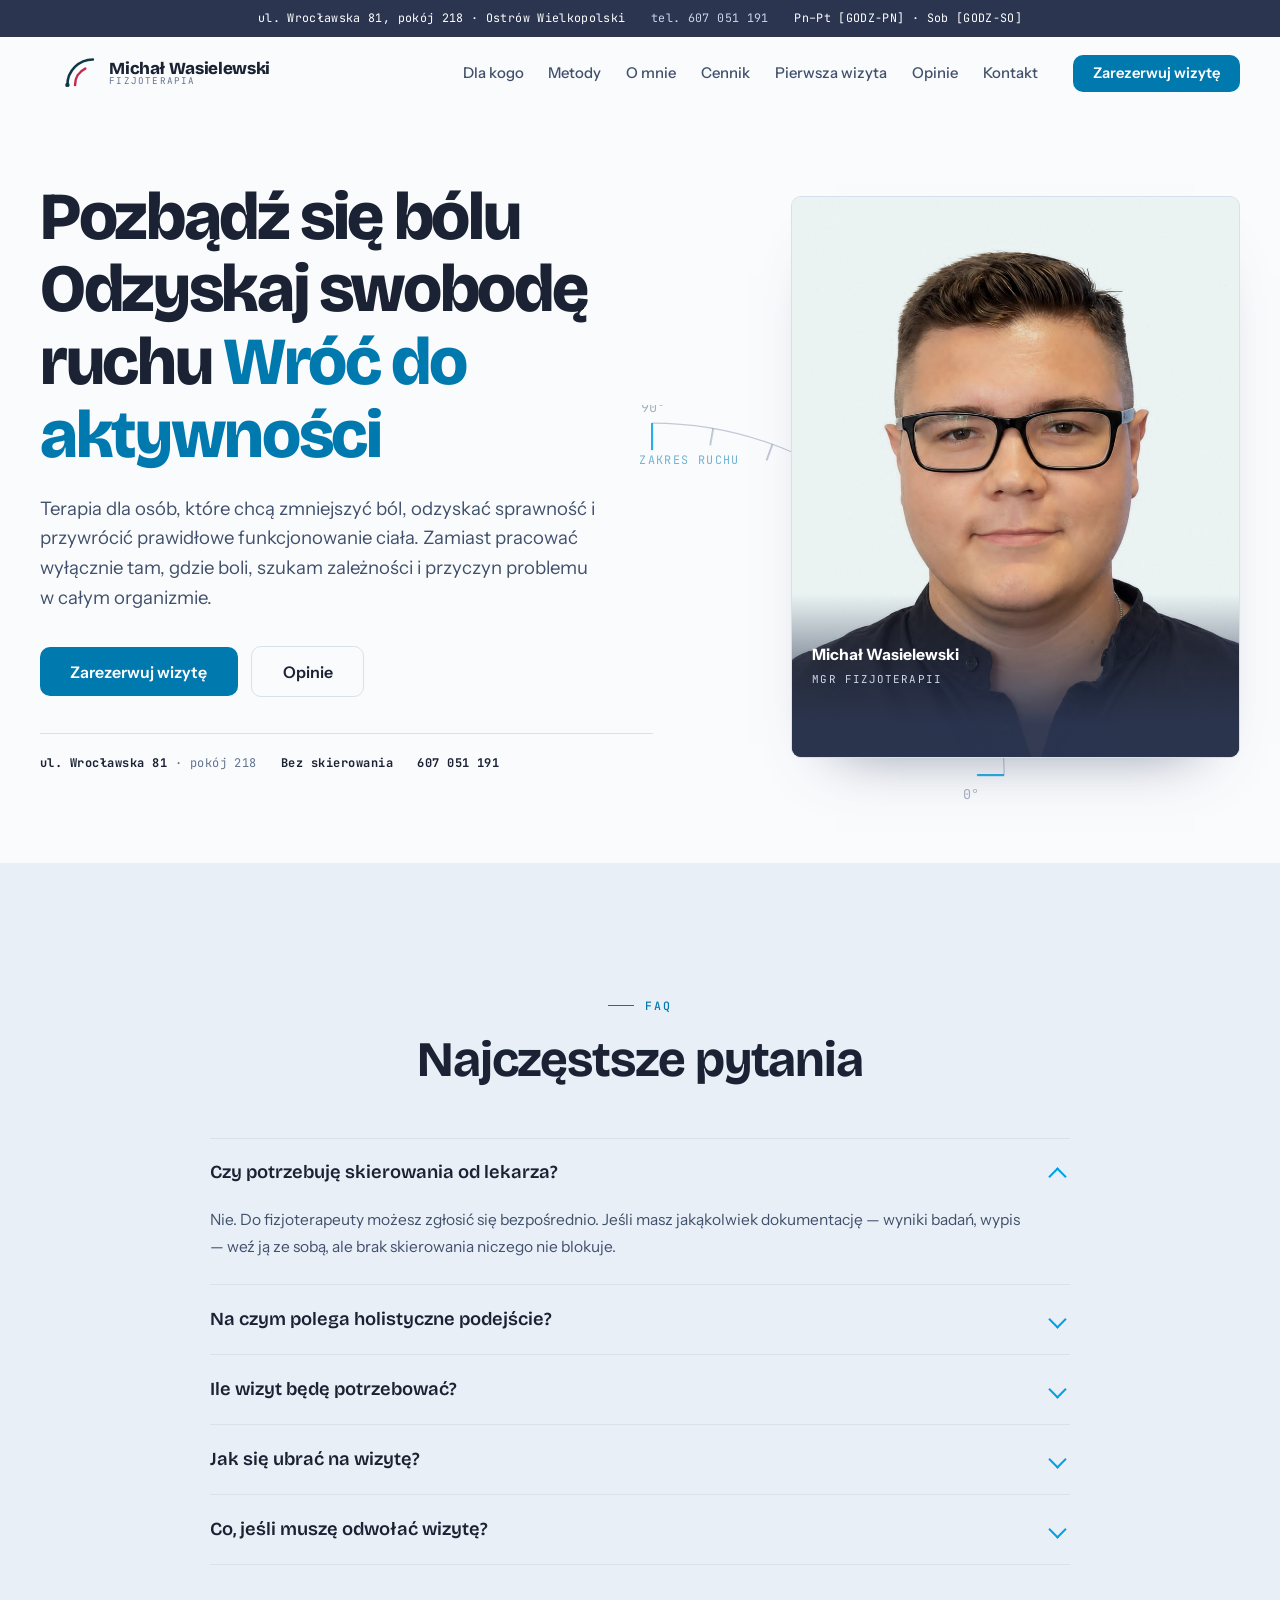
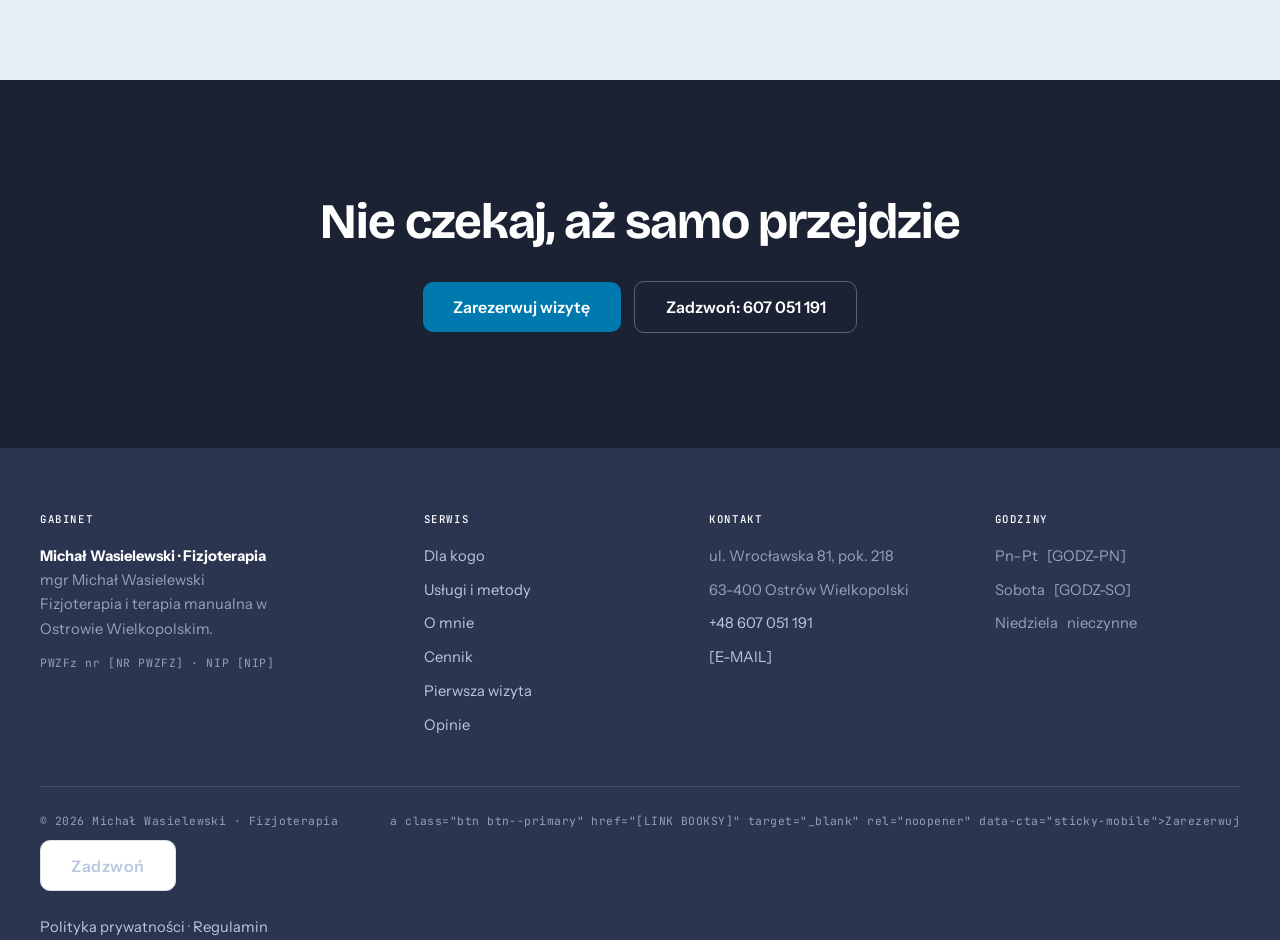
<file: index.html>
<!DOCTYPE html>
<html lang="pl">
<link rel="stylesheet" href="styl.css" type="text/css">
<head>
<meta charset="utf-8">
<meta name="viewport" content="width=device-width, initial-scale=1">

<!-- ══ SEO ══════════════════════════════════════════════════════════════
     UZUPEŁNIONE: imię i nazwisko, tytuł, miasto, adres, telefon, metody, zdjęcie.
     DO UZUPEŁNIENIA: ceny i czasy wizyt, godziny otwarcia, link Booksy, e-mail,
     certyfikaty, nr PWZFz, NIP, opinie, współrzędne mapy, nazwa gabinetu.
     ════════════════════════════════════════════════════════════════════ -->
<title>Fizjoterapeuta Ostrów Wielkopolski – Michał Wasielewski | Terapia manualna</title>
<meta name="description" content="Fizjoterapia i terapia manualna w Ostrowie Wielkopolskim, ul. Wrocławska 81. Holistyczne podejście — szukam przyczyny, nie tylko bolącego miejsca. Tel. 607 051 191">
<link rel="canonical" href="https://[DOMENA]/">

<meta property="og:type" content="website">
<meta property="og:locale" content="pl_PL">
<meta property="og:title" content="Fizjoterapeuta Ostrów Wielkopolski – Michał Wasielewski">
<meta property="og:description" content="Terapia manualna, tkanek miękkich, pinoterapia, IASTM. Ostrów Wielkopolski, ul. Wrocławska 81, pokój 218.">
<meta property="og:url" content="https://[DOMENA]/">
<meta property="og:image" content="https://[DOMENA]/img/og.jpg">
<meta name="theme-color" content="#0E3A45">

<!-- <link rel="icon" href="/favicon.svg" type="image/svg+xml"> -->

<link rel="preconnect" href="https://fonts.googleapis.com">
<link rel="preconnect" href="https://fonts.gstatic.com" crossorigin>
<link href="https://fonts.googleapis.com/css2?family=Bricolage+Grotesque:opsz,wght@12..96,400;12..96,600;12..96,700;12..96,800&family=Instrument+Sans:ital,wght@0,400;0,500;0,600;1,400&family=JetBrains+Mono:wght@400;500;700&display=swap" rel="stylesheet">

<script>document.documentElement.classList.add('js');</script>

<!-- JS w osobnych plikach. `defer` = wykonanie po zbudowaniu DOM,
     więc żaden element nie zostanie pominięty. Ta podstrona nie ma
     kalendarza, więc kalendarz.js nie jest tu dołączany.            -->
<script src="skrypt.js" defer></script>

</head>

<body>
<a class="skip" href="#main">Przejdź do treści</a>

<!-- ══════════════ PASEK GÓRNY ══════════════ -->
<div class="topbar">
  <div class="wrap">
    <span>ul. Wrocławska 81, pokój 218 · Ostrów Wielkopolski</span>
    <a href="tel:+48607051191">tel. 607 051 191</a>
    <span>Pn–Pt [GODZ-PN] · Sob [GODZ-SO]</span>
  </div>
</div>

<!-- ══════════════ HEADER ══════════════ -->
<header class="header" id="header">
   <a href="index.html">
  <div class="wrap">
    <a class="brand" href="index.html" aria-label="Michał Wasielewski · Fizjoterapia — strona główna">
      <svg class="brand-mark" viewBox="0 0 40 40" aria-hidden="true">
        <path d="M4 34 A30 30 0 0 1 34 4" fill="none" stroke="#0E3A45" stroke-width="3" stroke-linecap="round"/>
        <path d="M13 34 A21 21 0 0 1 25 14.8" fill="none" stroke="#C42A50" stroke-width="3" stroke-linecap="round"/>
        <circle cx="4" cy="34" r="2.6" fill="#0E3A45"/>
      </svg>
      <span class="brand-txt">
       
        <span class="brand-name">Michał Wasielewski</span>
        <span class="brand-sub">Fizjoterapia</span>
      </span>
      </a>
    </a>

    <nav class="nav" id="nav" aria-label="Menu główne">
      <a href="dlakogo.html">Dla kogo</a>
      <a href="metody.html">Metody</a>
      <a href="omnie.html">O mnie</a>
      <a href="cennik.html">Cennik</a>
      <a href="pierwszawizyta.html">Pierwsza wizyta</a>
      <a href="REZERWACJAOPINIE.html">Opinie</a>
      <a href="kontakt.html">Kontakt</a>
    </nav>

    <a class="btn btn--primary btn--sm header-cta" href="REZERWACJAOPINIE.html" target="_blank" rel="noopener" data-cta="header">Zarezerwuj wizytę</a>

    <button class="burger" id="burger" aria-expanded="false" aria-controls="mobileNav" aria-label="Otwórz menu">
      <span></span>
    </button>
  </div>
</header>

<div class="mobile-nav" id="mobileNav">
  <div class="wrap">
      <a href="dlakogo.html">Dla kogo</a>
      <a href="metody.html">Metody</a>
      <a href="omnie.html">O mnie</a>
      <a href="cennik.html">Cennik</a>
      <a href="pierwszawizyta.html">Pierwsza wizyta</a>
      <a href="REZERWACJAOPINIE.html">Opinie</a>
      <a href="kontakt.html">Kontakt</a>
    <a class="btn btn--primary btn--block" href="REZERWACJAOPINIE.html" target="_blank" rel="noopener">Zarezerwuj wizytę</a>
  </div>
</div>

<main id="main">

<!-- ══════════════ HERO ══════════════ -->
<section class="hero" id="top">
  <div class="wrap">
    <div>
      <h1>Pozbądź się bólu<br>Odzyskaj swobodę ruchu<em> Wróć do aktywności</em></h1>
      <p class="lede">
        Terapia dla osób, które chcą zmniejszyć ból, odzyskać sprawność i przywrócić prawidłowe
        funkcjonowanie ciała. Zamiast pracować wyłącznie tam, gdzie boli, szukam zależności
        i przyczyn problemu w całym organizmie.
      </p>
      <div class="btn-row">
        <a class="btn btn--primary" href="REZERWACJAOPINIE.html" target="_blank" rel="noopener" data-cta="hero">Zarezerwuj wizytę</a>
        <a class="btn btn--ghost" href="REZERWACJAOPINIE.html">Opinie</a>
      </div>
      <p class="trust">
        <span><b>ul. Wrocławska 81</b> · pokój 218</span>
        <span><b>Bez skierowania</b></span>
        <span><b>607 051 191</b></span>
      </p>
    </div>

    <div class="hero-visual">
      <!-- SYGNATURA: łuk goniometru — narzędzie do pomiaru zakresu ruchu -->
      <svg class="arc" viewBox="0 0 440 440" aria-hidden="true">
        <g transform="translate(20,410)">
          <path class="arc-path" d="M 390 0 A 390 390 0 0 0 0 -390"/>
          <g>
            <line class="major" x1="390" y1="0" x2="360" y2="0" style="animation-delay:.35s"/>
            <line x1="390" y1="0" x2="371" y2="0" transform="rotate(-10)" style="animation-delay:.5s"/>
            <line x1="390" y1="0" x2="371" y2="0" transform="rotate(-20)" style="animation-delay:.62s"/>
            <line class="major" x1="390" y1="0" x2="360" y2="0" transform="rotate(-30)" style="animation-delay:.74s"/>
            <line x1="390" y1="0" x2="371" y2="0" transform="rotate(-40)" style="animation-delay:.86s"/>
            <line x1="390" y1="0" x2="371" y2="0" transform="rotate(-50)" style="animation-delay:.98s"/>
            <line class="major" x1="390" y1="0" x2="360" y2="0" transform="rotate(-60)" style="animation-delay:1.1s"/>
            <line x1="390" y1="0" x2="371" y2="0" transform="rotate(-70)" style="animation-delay:1.22s"/>
            <line x1="390" y1="0" x2="371" y2="0" transform="rotate(-80)" style="animation-delay:1.34s"/>
            <line class="major" x1="390" y1="0" x2="360" y2="0" transform="rotate(-90)" style="animation-delay:1.46s"/>
          </g>
          <text x="345" y="26">0°</text>
          <text x="-14" y="-345" class="arc-label">ZAKRES RUCHU</text>
          <text x="-12" y="-402">90°</text>
        </g>
      </svg>

      <!-- Zdjęcie: tło zostało dopasowane do koloru --mist, więc portret wtapia się w panel.
           Wersja plikowa leży w img/portret-hero.jpg — możesz podmienić src na ścieżkę względną. -->
          <figure class="portrait">
            <img src="[data-uri]"
             alt="Michał Wasielewski, fizjoterapeuta prowadzący gabinet w Ostrowie Wielkopolskim"" width="860" height="1075"
                alt="Michał Wasielewski, fizjoterapeuta prowadzący gabinet w Ostrowie Wielkopolskim"
                fetchpriority="high" decoding="async">
            <figcaption>
              <b>Michał Wasielewski</b>
              <span class="sub-title">mgr fizjoterapii</span>
              
              <div class="typing-container">
                <span class="line-1">Sprawię, żeby Twoje ciało</span>
                <span class="line-2">znowu pozwoliło Ci robić to, co lubisz.</span>
              </div>
            </figcaption>
          </figure>
      </figure>
    </div>
  </div>
</section>











<!-- ══════════════ FAQ ══════════════ -->
<section class="section section--mist">
  <div class="wrap">
    <div class="sec-head reveal" style="margin-inline:auto;text-align:center">
      <p class="eyebrow" style="justify-content:center">FAQ</p>
      <h2>Najczęstsze pytania</h2>
    </div>

    <div class="faq reveal">
      <details open>
        <summary>Czy potrzebuję skierowania od lekarza?</summary>
        <div class="faq-a"><p>Nie. Do fizjoterapeuty możesz zgłosić się bezpośrednio. Jeśli masz jakąkolwiek dokumentację — wyniki badań, wypis — weź ją ze sobą, ale brak skierowania niczego nie blokuje.</p></div>
      </details>
      <details>
        <summary>Na czym polega holistyczne podejście?</summary>
        <div class="faq-a"><p>Zamiast pracować wyłącznie w miejscu, które boli, badam zależności w całym ciele i szukam przyczyny problemu. Bardzo często źródło dolegliwości znajduje się zupełnie gdzie indziej niż objaw — i dopóki się go nie usunie, ból wraca.</p></div>
      </details>
      <details>
        <summary>Ile wizyt będę potrzebować?</summary>
        <div class="faq-a"><p>[UZUPEŁNIJ — po pierwszym badaniu podaję realną prognozę; przy typowych problemach przeciążeniowych to zwykle X–Y wizyt.]</p></div>
      </details>

      <details>
        <summary>Jak się ubrać na wizytę?</summary>
        <div class="faq-a"><p>Wygodnie — krótkie spodenki lub legginsy i koszulka. Muszę widzieć, jak się poruszasz, i mieć dostęp do badanego obszaru.</p></div>
      </details>

      <details>
        <summary>Co, jeśli muszę odwołać wizytę?</summary>
        <div class="faq-a"><p><a href="regulamin.html">Przeczytaj regulamin odwoływania wizyt</a></p></div>
      </details>
    </div>
  </div>
</section>

<!-- ══════════════ CTA KOŃCOWE ══════════════ -->
<section class="section section--ink">
  <div class="wrap final">
    <h2>Nie czekaj, aż samo przejdzie</h2>
    <div class="btn-row">
      <a class="btn btn--primary" href="[LINK BOOKSY]" target="_blank" rel="noopener" data-cta="cta-koncowe">Zarezerwuj wizytę</a>
      <a class="btn btn--onDark" href="tel:+48607051191">Zadzwoń: 607 051 191</a>
    </div>
  </div>
</section>

</main>

<!-- ══════════════ STOPKA ══════════════ -->
<footer class="footer">
  <div class="wrap">
    <div class="footer-grid">
      <div class="footer-brand">
        <h4>Gabinet</h4>
        <p><strong style="color:#fff">Michał Wasielewski · Fizjoterapia</strong><br>mgr Michał Wasielewski<br>Fizjoterapia i terapia manualna w Ostrowie Wielkopolskim.</p>
        <p class="footer-pwz">PWZFz nr [NR PWZFZ] · NIP [NIP]</p>
      </div>
      <div>
        <h4>Serwis</h4>
        <ul>
          <li><a href="dlakogo.html">Dla kogo</a></li>
          <li><a href="metody.html">Usługi i metody</a></li>
          <li><a href="omnie.html">O mnie</a></li>
          <li><a href="cennik.html">Cennik</a></li>
          <li><a href="pierwszawizyta.html">Pierwsza wizyta</a></li>
          <li><a href="REZERWACJAOPINIE.html">Opinie</a></li>
        </ul>
      </div>
      <div>
        <h4>Kontakt</h4>
        <ul>
          <li>ul. Wrocławska 81, pok. 218</li>
          <li>63-400 Ostrów Wielkopolski</li>
          <li><a href="tel:+48607051191">+48 607 051 191</a></li>
          <li><a href="mailto:[E-MAIL]">[E-MAIL]</a></li>
        </ul>
      </div>
      <div>
        <h4>Godziny</h4>
        <ul>
          <li>Pn–Pt &nbsp; [GODZ-PN]</li>
          <li>Sobota &nbsp; [GODZ-SO]</li>
          <li>Niedziela &nbsp; nieczynne</li>
        </ul>
      </div>
    </div>

    <div class="footer-bottom">
      <span>© <span id="year">2026</span> Michał Wasielewski · Fizjoterapia</span>
  a class="btn btn--primary" href="[LINK BOOKSY]" target="_blank" rel="noopener" data-cta="sticky-mobile">Zarezerwuj</a>
  <a class="btn btn--ghost" href="tel:+48607051191" style="background:#fff">Zadzwoń</a>
</div>

<!-- ══════════════ DANE STRUKTURALNE ══════════════ -->
<script type="application/ld+json">
{
  "@context":"https://schema.org",
  "@type":"Physiotherapy",
  "name":"Michał Wasielewski · Fizjoterapia",
  "image":"https://[DOMENA]/img/portret-hero.jpg",
  "url":"https://[DOMENA]",
  "telephone":"+48607051191",
  "email":"[E-MAIL]",
  "priceRange":"[CENA-1]–[CENA-3] PLN",
  "currenciesAccepted":"PLN",
  "medicalSpecialty":"Physiotherapy",
  "areaServed":"Ostrów Wielkopolski",
  "address":{
    "@type":"PostalAddress",
    "streetAddress":"Wrocławska 81, pokój 218",
    "addressLocality":"Ostrów Wielkopolski",
    "addressRegion":"wielkopolskie",
    "postalCode":"63-400",
    "addressCountry":"PL"
  },
  "geo":{"@type":"GeoCoordinates","latitude":"[SZEROKOŚĆ]","longitude":"[DŁUGOŚĆ]"},
  "openingHoursSpecification":[
    {"@type":"OpeningHoursSpecification","dayOfWeek":["Monday","Tuesday","Wednesday","Thursday","Friday"],"opens":"[GODZ-OD]","closes":"[GODZ-DO]"},
    {"@type":"OpeningHoursSpecification","dayOfWeek":"Saturday","opens":"[SOB-OD]","closes":"[SOB-DO]"}
  ],
  "availableService":[
    {"@type":"MedicalTherapy","name":"Terapia manualna"},
    {"@type":"MedicalTherapy","name":"Terapia tkanek miękkich"},
    {"@type":"MedicalTherapy","name":"Pinoterapia"},
    {"@type":"MedicalTherapy","name":"IASTM"},
    {"@type":"MedicalTherapy","name":"Terapia punktów spustowych"},
    {"@type":"MedicalTherapy","name":"Mobilizacje stawów"},
    {"@type":"MedicalTherapy","name":"Kinesiotaping"},
    {"@type":"MedicalTherapy","name":"Ćwiczenia terapeutyczne"}
  ],
  "sameAs":["[LINK BOOKSY]","[FACEBOOK]","[INSTAGRAM]"]
}
</script>

<script type="application/ld+json">
{
  "@context":"https://schema.org",
  "@type":"FAQPage",
  "mainEntity":[
    {"@type":"Question","name":"Czy potrzebuję skierowania do fizjoterapeuty?","acceptedAnswer":{"@type":"Answer","text":"Nie. Do fizjoterapeuty można zgłosić się bezpośrednio. Warto zabrać posiadaną dokumentację medyczną, ale brak skierowania niczego nie blokuje."}},
    {"@type":"Question","name":"Na czym polega holistyczne podejście w fizjoterapii?","acceptedAnswer":{"@type":"Answer","text":"Zamiast pracować wyłącznie w miejscu bólu, terapeuta bada zależności w całym ciele i szuka przyczyny problemu, która często znajduje się w innym obszarze niż objaw."}},
    {"@type":"Question","name":"Czy terapia manualna boli?","acceptedAnswer":{"@type":"Answer","text":"Niektóre techniki bywają nieprzyjemne, ale terapia nie przekracza progu tolerancji pacjenta. Na początku ustalana jest skala bólu od 0 do 10."}},
    {"@type":"Question","name":"Jak się ubrać na wizytę u fizjoterapeuty?","acceptedAnswer":{"@type":"Answer","text":"Wygodnie: krótkie spodenki lub legginsy i koszulka, tak aby możliwa była ocena ruchu i dostęp do badanego obszaru."}}
  ]
}
</script>


</body>
</html>
    <span><a href="/polityka-prywatnosci">Polityka prywatności</a> · <a href="/regulamin">Regulamin</a></span>
    </div>
  </div>
</footer>
</file>
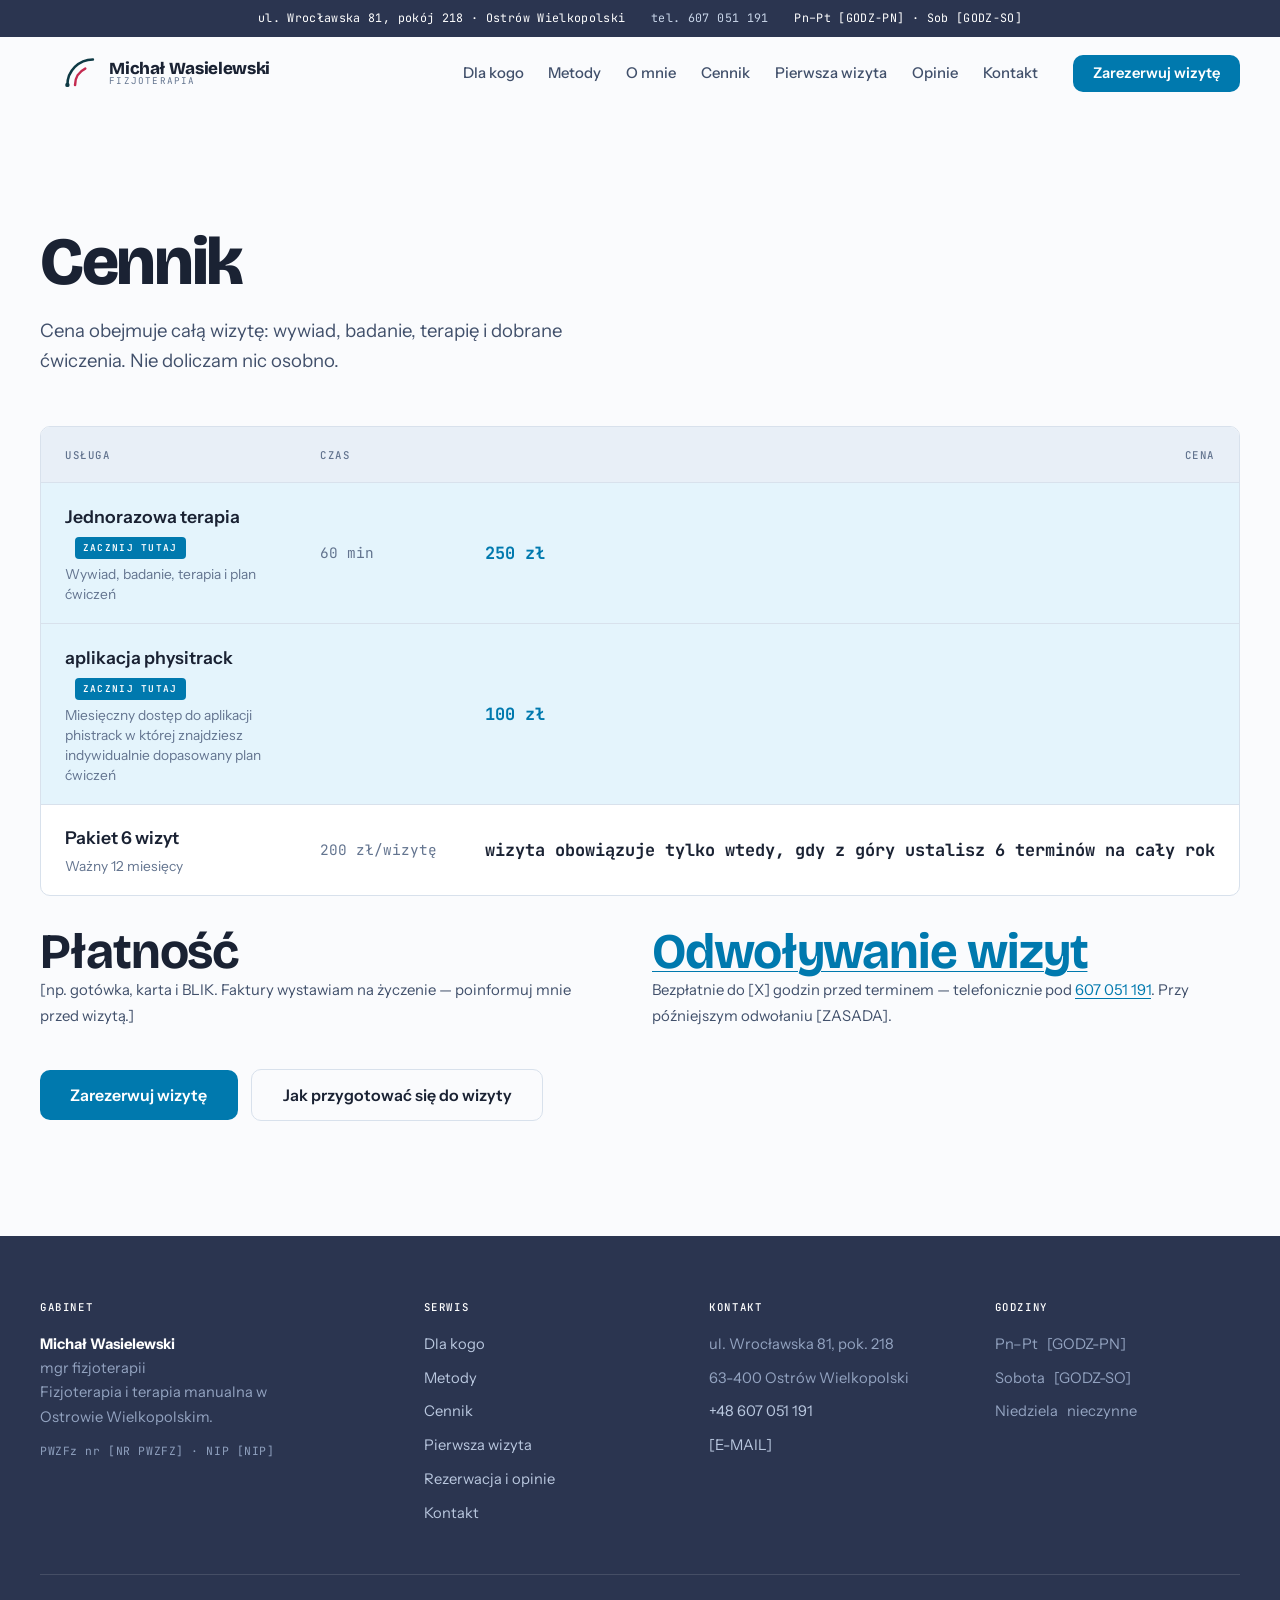
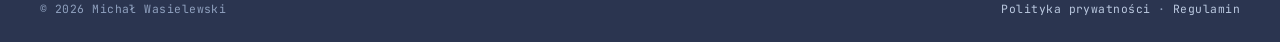
<file: cennik.html>
<!DOCTYPE html>
<html lang="pl">
<head>
<meta charset="utf-8">
<meta name="viewport" content="width=device-width, initial-scale=1">

<title>Cennik fizjoterapii Ostrów Wielkopolski – Michał Wasielewski</title>
<meta name="description" content="Cennik gabinetu fizjoterapii w Ostrowie Wielkopolskim, ul. Wrocławska 81. Ceny pierwszej i kolejnej wizyty, terapii kompleksowej i kinesiotapingu. Bez ukrytych kosztów.">
<link rel="canonical" href="https://[DOMENA]/cennik.html">

<meta property="og:type" content="website">
<meta property="og:locale" content="pl_PL">
<meta property="og:title" content="Cennik – Michał Wasielewski, fizjoterapia Ostrów Wielkopolski">
<meta property="og:description" content="Ceny wizyt bez ukrytych kosztów. Cena obejmuje wywiad, badanie, terapię i plan ćwiczeń.">
<meta property="og:url" content="https://[DOMENA]/cennik.html">
<meta property="og:image" content="https://[DOMENA]/img/og.jpg">
<meta name="theme-color" content="#0E3A45">

<!-- <link rel="icon" href="/favicon.svg" type="image/svg+xml"> -->

<link rel="preconnect" href="https://fonts.googleapis.com">
<link rel="preconnect" href="https://fonts.gstatic.com" crossorigin>
<link href="https://fonts.googleapis.com/css2?family=Bricolage+Grotesque:opsz,wght@12..96,400;12..96,600;12..96,700;12..96,800&family=Instrument+Sans:ital,wght@0,400;0,500;0,600;1,400&family=JetBrains+Mono:wght@400;500;700&display=swap" rel="stylesheet">

<!-- POPRAWKA: arkusz stylów musi być WEWNĄTRZ <head>, nie przed nim -->
<link rel="stylesheet" href="styl.css">

<script>document.documentElement.classList.add('js');</script>

<!-- JS w osobnych plikach. `defer` = wykonanie po zbudowaniu DOM,
     więc żaden element nie zostanie pominięty. Ta podstrona nie ma
     kalendarza, więc kalendarz.js nie jest tu dołączany.            -->
<script src="skrypt.js" defer></script>
</head>

<body>
<a class="skip" href="#main">Przejdź do treści</a>

<!-- ══════════════ PASEK GÓRNY ══════════════ -->
<div class="topbar">
  <div class="wrap">
    <span>ul. Wrocławska 81, pokój 218 · Ostrów Wielkopolski</span>
    <a href="tel:+48607051191">tel. 607 051 191</a>
    <span>Pn–Pt [GODZ-PN] · Sob [GODZ-SO]</span>
  </div>
</div>

<!-- ══════════════ HEADER ══════════════
     POPRAWKA: nagłówek był niedomknięty, przez co cała sekcja cennika
     lądowała wewnątrz elementu z position:sticky. Teraz zamyka się
     prawidłowo przed <main>.                                         -->
<header class="header" id="header">
   <a href="index.html">
  <div class="wrap">
    <a class="brand" href="index.html" aria-label="Michał Wasielewski · Fizjoterapia — strona główna">
      <svg class="brand-mark" viewBox="0 0 40 40" aria-hidden="true">
        <path d="M4 34 A30 30 0 0 1 34 4" fill="none" stroke="#0E3A45" stroke-width="3" stroke-linecap="round"/>
        <path d="M13 34 A21 21 0 0 1 25 14.8" fill="none" stroke="#C42A50" stroke-width="3" stroke-linecap="round"/>
        <circle cx="4" cy="34" r="2.6" fill="#0E3A45"/>
      </svg>
      <span class="brand-txt">
       
        <span class="brand-name">Michał Wasielewski</span>
        <span class="brand-sub">Fizjoterapia</span>
      </span>
      </a>
    </a>

    <!-- POPRAWKA: kotwice #dla-kogo, #metody i #o-mnie prowadzą do sekcji,
         których na tej podstronie nie ma. Muszą wskazywać stronę główną. -->
    <nav class="nav" id="nav" aria-label="Menu główne">
      <a href="dlakogo.html">Dla kogo</a>
      <a href="metody.html">Metody</a>
      <a href="omnie.html">O mnie</a>
      <a href="cennik.html">Cennik</a>
      <a href="pierwszawizyta.html">Pierwsza wizyta</a>
      <a href="REZERWACJAOPINIE.html">Opinie</a>
      <a href="kontakt.html">Kontakt</a>
    </nav>

    <a class="btn btn--primary btn--sm header-cta" href="rezerwacja.html" data-cta="header-cennik">Zarezerwuj wizytę</a>

    <button class="burger" id="burger" aria-expanded="false" aria-controls="mobileNav" aria-label="Otwórz menu">
      <span></span>
    </button>
  </div>
</header>

<!-- POPRAWKA: menu mobilne było w ogóle nieobecne na tej podstronie -->
<div class="mobile-nav" id="mobileNav">
  <div class="wrap">
    <a href="index.html#dla-kogo">Dla kogo</a>
    <a href="index.html#metody">Metody</a>
    <a href="index.html#o-mnie">O mnie</a>
    <a href="cennik.html" aria-current="page">Cennik</a>
    <a href="pierwszawizyta.html">Pierwsza wizyta</a>
    <a href="REZERWACJAOPINIE.html">Rezerwacja i opinie</a>
    <a href="kontakt.html">Kontakt</a>
    <a class="btn btn--primary btn--block" href="REZERWACJAOPINIE.html">Zarezerwuj wizytę</a>
  </div>
</div>

<main id="main">

<!-- ══════════════ CENNIK ══════════════ -->
<section class="section" id="cennik">
  <div class="wrap">
    <div class="sec-head reveal">

      <h1>Cennik</h1>
      <p class="lede">Cena obejmuje całą wizytę: wywiad, badanie, terapię i dobrane ćwiczenia. Nie doliczam nic osobno.</p>
    </div>

    <div class="price-wrap reveal">
      <table class="price">
        <caption class="sr-only">Cennik usług fizjoterapeutycznych</caption>
        <thead>
          <tr>
            <th scope="col">Usługa</th>
            <th scope="col">Czas</th>
            <th scope="col" style="text-align:right">Cena</th>
          </tr>
        </thead>
        <tbody>
          <tr class="is-featured">
            <td class="p-name">Jednorazowa terapia <span class="tag">Zacznij tutaj</span><small>Wywiad, badanie, terapia i plan ćwiczeń</small></td>
            <td class="p-time">60 min</td>
            <td class="p-cost">250 zł</td>
          </tr>
          <tr class="is-featured">
            <td class="p-name">aplikacja physitrack <span class="tag">Zacznij tutaj</span><small>Miesięczny dostęp do aplikacji phistrack w której znajdziesz indywidualnie dopasowany plan ćwiczeń</small></td>
            <td class="p-time"></td>
            <td class="p-cost">100 zł</td>
          </tr>
          <tr>
            <td class="p-name">Pakiet 6 wizyt<small>Ważny 12 miesięcy</small></td>
            <td class="p-time">200 zł/wizytę</td>
            <td class="p-cost">wizyta obowiązuje tylko wtedy, gdy z góry ustalisz 6 terminów na cały rok</td>
          </tr>
        </tbody>
      </table>
    </div>

    <div class="price-meta reveal">
      <div>
        <h2>Płatność</h2>
        <p>[np. gotówka, karta i BLIK. Faktury wystawiam na życzenie — poinformuj mnie przed wizytą.]</p>
      </div>
      <div>
        <h2><a href="regulamin.html">Odwoływanie wizyt</a></h2>
        <p>Bezpłatnie do [X] godzin przed terminem — telefonicznie pod <a href="tel:+48607051191">607 051 191</a>. Przy późniejszym odwołaniu [ZASADA].</p>
      </div>
    </div>

    <div class="btn-row reveal" style="margin-top:2.5rem">
      <a class="btn btn--primary" href="REZERWACJAOPINIE.html" data-cta="cennik-cta">Zarezerwuj wizytę</a>
      <a class="btn btn--ghost" href="pierwszawizyta.html">Jak przygotować się do wizyty</a>
    </div>
  </div>
</section>

</main>

<!-- ══════════════ STOPKA ══════════════
     POPRAWKA: stopka wisiała poza znacznikiem </html> i była
     niedomknięta — przeglądarka jej nie renderowała.               -->
<footer class="footer">
  <div class="wrap">
    <div class="footer-grid">
      <div class="footer-brand">
        <h4>Gabinet</h4>
        <p><strong style="color:#fff">Michał Wasielewski</strong><br>mgr fizjoterapii<br>Fizjoterapia i terapia manualna w Ostrowie Wielkopolskim.</p>
        <p class="footer-pwz">PWZFz nr [NR PWZFZ] · NIP [NIP]</p>
      </div>
      <div>
        <h4>Serwis</h4>
        <ul>
          <li><a href="index.html#dla-kogo">Dla kogo</a></li>
          <li><a href="index.html#metody">Metody</a></li>
          <li><a href="cennik.html">Cennik</a></li>
          <li><a href="pierwszawizyta.html">Pierwsza wizyta</a></li>
          <li><a href="rezerwacja.html">Rezerwacja i opinie</a></li>
          <li><a href="kontakt.html">Kontakt</a></li>
        </ul>
      </div>
      <div>
        <h4>Kontakt</h4>
        <ul>
          <li>ul. Wrocławska 81, pok. 218</li>
          <li>63-400 Ostrów Wielkopolski</li>
          <li><a href="tel:+48607051191">+48 607 051 191</a></li>
          <li><a href="mailto:[E-MAIL]">[E-MAIL]</a></li>
        </ul>
      </div>
      <div>
        <h4>Godziny</h4>
        <ul>
          <li>Pn–Pt &nbsp; [GODZ-PN]</li>
          <li>Sobota &nbsp; [GODZ-SO]</li>
          <li>Niedziela &nbsp; nieczynne</li>
        </ul>
      </div>
    </div>

    <div class="footer-bottom">
      <span>© <span id="year">2026</span> Michał Wasielewski</span>
      <span><a href="polityka-prywatnosci.html">Polityka prywatności</a> · <a href="regulamin.html">Regulamin</a></span>
    </div>
  </div>
</footer>

<!-- ══════════════ STICKY CTA MOBILE ══════════════ -->
<div class="mobile-cta">
  <a class="btn btn--primary" href="rezerwacja.html" data-cta="sticky-mobile-cennik">Zarezerwuj</a>
  <a class="btn btn--ghost" href="tel:+48607051191" style="background:#fff">Zadzwoń</a>
</div>

<!-- ══════════════ DANE STRUKTURALNE ══════════════
     POPRAWKA: usunięty schemat FAQPage. Na tej podstronie nie ma
     sekcji FAQ, a Google wymaga, żeby dane strukturalne odpowiadały
     treści widocznej na stronie — inaczej grozi kara ręczna.
     FAQPage zostaw wyłącznie na podstronie, która faktycznie
     wyświetla te pytania.                                          -->
<script type="application/ld+json">
{
  "@context":"https://schema.org",
  "@type":"Physiotherapy",
  "name":"Michał Wasielewski · Fizjoterapia",
  "image":"https://[DOMENA]/img/portret-hero.jpg",
  "url":"https://[DOMENA]",
  "telephone":"+48607051191",
  "email":"[E-MAIL]",
  "priceRange":"[CENA-1]–[CENA-3] PLN",
  "currenciesAccepted":"PLN",
  "medicalSpecialty":"Physiotherapy",
  "areaServed":"Ostrów Wielkopolski",
  "address":{
    "@type":"PostalAddress",
    "streetAddress":"Wrocławska 81, pokój 218",
    "addressLocality":"Ostrów Wielkopolski",
    "addressRegion":"wielkopolskie",
    "postalCode":"63-400",
    "addressCountry":"PL"
  },
  "geo":{"@type":"GeoCoordinates","latitude":"[SZEROKOŚĆ]","longitude":"[DŁUGOŚĆ]"},
  "openingHoursSpecification":[
    {"@type":"OpeningHoursSpecification","dayOfWeek":["Monday","Tuesday","Wednesday","Thursday","Friday"],"opens":"[GODZ-OD]","closes":"[GODZ-DO]"},
    {"@type":"OpeningHoursSpecification","dayOfWeek":"Saturday","opens":"[SOB-OD]","closes":"[SOB-DO]"}
  ],
  "availableService":[
    {"@type":"MedicalTherapy","name":"Terapia manualna"},
    {"@type":"MedicalTherapy","name":"Terapia tkanek miękkich"},
    {"@type":"MedicalTherapy","name":"Pinoterapia"},
    {"@type":"MedicalTherapy","name":"IASTM"},
    {"@type":"MedicalTherapy","name":"Terapia punktów spustowych"},
    {"@type":"MedicalTherapy","name":"Mobilizacje stawów"},
    {"@type":"MedicalTherapy","name":"Kinesiotaping"},
    {"@type":"MedicalTherapy","name":"Ćwiczenia terapeutyczne"}
  ],
  "sameAs":["[LINK BOOKSY]","[FACEBOOK]","[INSTAGRAM]"]
}
</script>

</body>
</html>
</file>
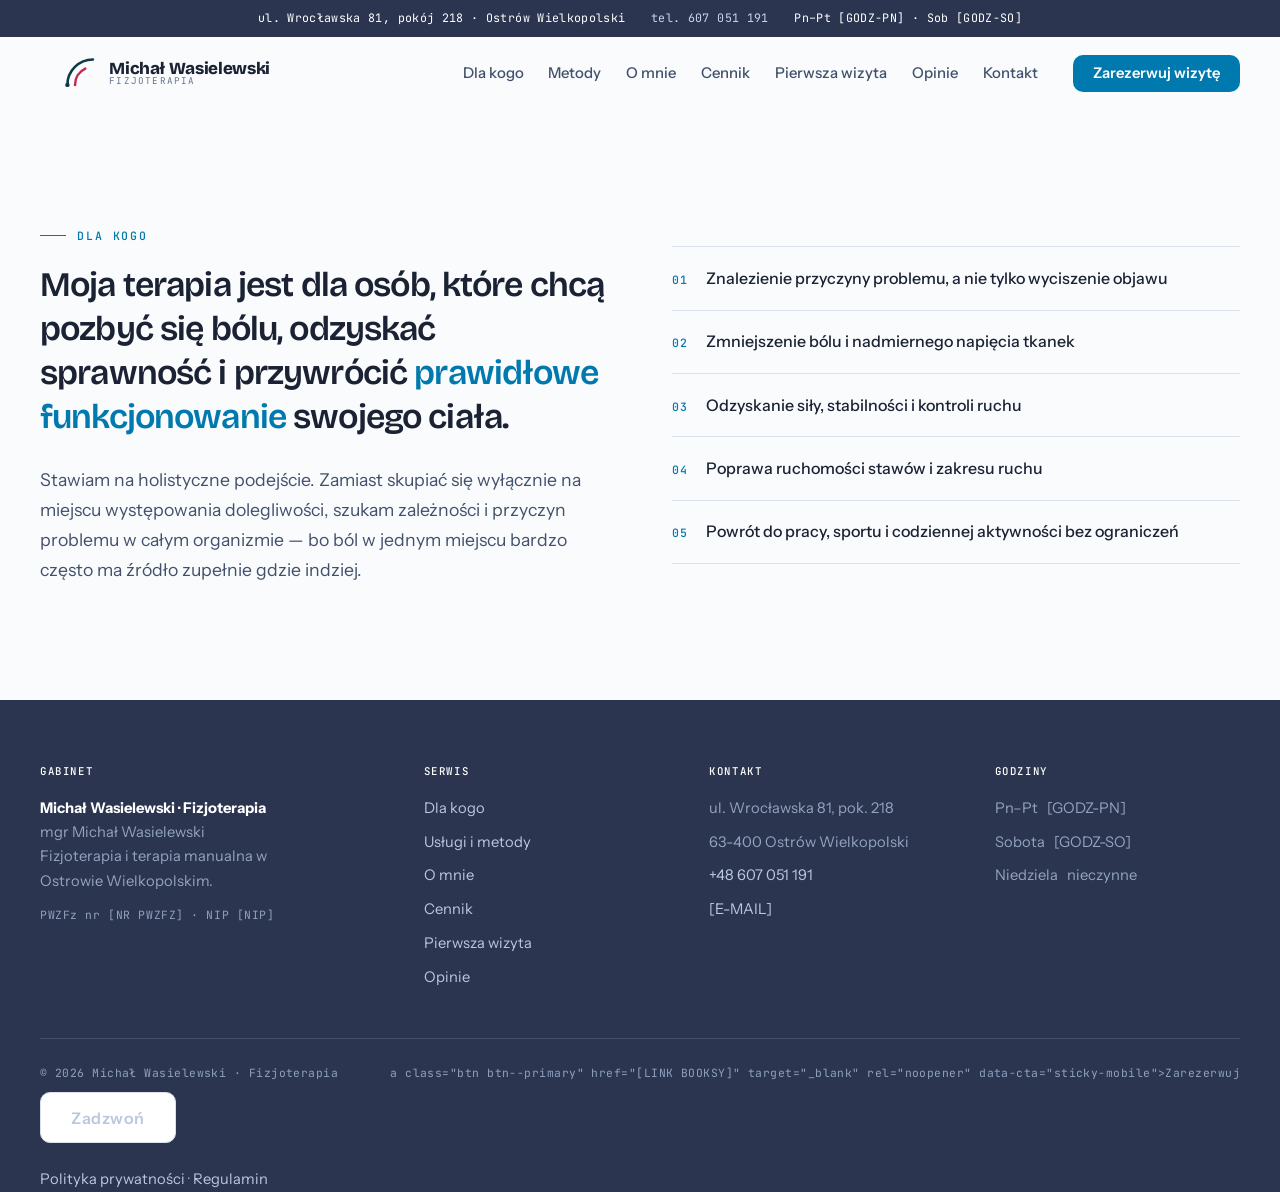
<file: dlakogo.html>
<!DOCTYPE html>
<html lang="pl">
<head>
<meta charset="utf-8">
<meta name="viewport" content="width=device-width, initial-scale=1">
<link rel="stylesheet" href="styl.css">

<!-- ══ SEO ══════════════════════════════════════════════════════════════
     UZUPEŁNIONE: imię i nazwisko, tytuł, miasto, adres, telefon.
     DO UZUPEŁNIENIA: ceny i czasy wizyt, godziny otwarcia, link Booksy,
     opinie, nazwa gabinetu, domena, PWZFz, NIP, e-mail.
     ════════════════════════════════════════════════════════════════════ -->
<title>Fizjoterapeuta Ostrów Wielkopolski – Michał Wasielewski | Terapia manualna</title>
<meta name="description" content="Fizjoterapia i terapia manualna w Ostrowie Wielkopolskim, ul. Wrocławska 81. Holistyczne podejście — szukam przyczyny, nie tylko bolącego miejsca. Tel. 607 051 191">
<link rel="canonical" href="https://[DOMENA]/">

<meta property="og:type" content="website">
<meta property="og:locale" content="pl_PL">
<meta property="og:title" content="Fizjoterapeuta Ostrów Wielkopolski – Michał Wasielewski">
<meta property="og:description" content="Terapia manualna, tkanek miękkich, pinoterapia, IASTM. Ostrów Wielkopolski, ul. Wrocławska 81, pokój 218.">
<meta property="og:url" content="https://[DOMENA]/">
<meta property="og:image" content="https://[DOMENA]/img/og.jpg">
<meta name="theme-color" content="#0E3A45">

<!-- <link rel="icon" href="/favicon.svg" type="image/svg+xml"> -->

<link rel="preconnect" href="https://fonts.googleapis.com">
<link rel="preconnect" href="https://fonts.gstatic.com" crossorigin>
<link href="https://fonts.googleapis.com/css2?family=Bricolage+Grotesque:opsz,wght@12..96,400;12..96,600;12..96,700;12..96,800&family=Instrument+Sans:ital,wght@0,400;0,500;0,600;1,400&family=JetBrains+Mono:wght@400;500;700&display=swap" rel="stylesheet">

<!-- POPRAWKA: arkusz stylów musi być wewnątrz <head>, nie przed nim -->
<link rel="stylesheet" href="styl.css">

<script>document.documentElement.classList.add('js');</script>

<script src="skrypt.js" defer></script>
</head>

<body>
<a class="skip" href="#main">Przejdź do treści</a>

<!-- ══════════════ PASEK GÓRNY ══════════════ -->
<div class="topbar">
  <div class="wrap">
    <span>ul. Wrocławska 81, pokój 218 · Ostrów Wielkopolski</span>
    <a href="tel:+48607051191">tel. 607 051 191</a>
    <span>Pn–Pt [GODZ-PN] · Sob [GODZ-SO]</span>
  </div>
</div>

<!-- ══════════════ HEADER ══════════════ -->
<header class="header" id="header">
   <a href="index.html">
  <div class="wrap">
    <a class="brand" href="index.html" aria-label="Michał Wasielewski · Fizjoterapia — strona główna">
      <svg class="brand-mark" viewBox="0 0 40 40" aria-hidden="true">
        <path d="M4 34 A30 30 0 0 1 34 4" fill="none" stroke="#0E3A45" stroke-width="3" stroke-linecap="round"/>
        <path d="M13 34 A21 21 0 0 1 25 14.8" fill="none" stroke="#C42A50" stroke-width="3" stroke-linecap="round"/>
        <circle cx="4" cy="34" r="2.6" fill="#0E3A45"/>
      </svg>
      <span class="brand-txt">
       
        <span class="brand-name">Michał Wasielewski</span>
        <span class="brand-sub">Fizjoterapia</span>
      </span>
      </a>
    </a>

    <!-- Menu zawiera wyłącznie sekcje, które istnieją na stronie.
         Gdy przywrócisz kolejne, dopisz je tutaj i w menu mobilnym:
         <a href="#dla-kogo">Dla kogo</a>   <a href="#metody">Metody</a>
         <a href="#o-mnie">O mnie</a>       <a href="#przebieg">Przebieg wizyty</a>
         <a href="#cennik">Cennik</a>       <a href="#pierwsza-wizyta">Pierwsza wizyta</a>
         <a href="#kontakt">Kontakt</a>                                        -->
    <nav class="nav" id="nav" aria-label="Menu główne">
    </a>

    <nav class="nav" id="nav" aria-label="Menu główne">
      <a href="dlakogo.html">Dla kogo</a>
      <a href="metody.html">Metody</a>
      <a href="omnie.html">O mnie</a>
      <a href="cennik.html">Cennik</a>
      <a href="pierwszawizyta.html">Pierwsza wizyta</a>
      <a href="REZERWACJAOPINIE.html">Opinie</a>
      <a href="kontakt.html">Kontakt</a>
    </nav>
    </nav>

    <a class="btn btn--primary btn--sm header-cta" href="REZERWACJAOPINIE.html" target="_blank" rel="noopener" data-cta="header">Zarezerwuj wizytę</a>

    <button class="burger" id="burger" aria-expanded="false" aria-controls="mobileNav" aria-label="Otwórz menu">
      <span></span>
    </button>
  </div>
</header>
<!-- ══════════════ DLA KOGO ══════════════ -->
<section class="section" id="dla-kogo">
  <div class="wrap split">
    <div class="reveal">
      <p class="eyebrow">Dla kogo</p>
      <p class="claim">
        Moja terapia jest dla osób, które chcą pozbyć się bólu, odzyskać sprawność
        i przywrócić <em>prawidłowe funkcjonowanie</em> swojego ciała.
      </p>
      <p style="margin-top:1.6rem">
        Stawiam na holistyczne podejście. Zamiast skupiać się wyłącznie na miejscu występowania
        dolegliwości, szukam zależności i przyczyn problemu w całym organizmie — bo ból w jednym
        miejscu bardzo często ma źródło zupełnie gdzie indziej.
      </p>
    </div>

    <ul class="goals reveal">
      <li><b>01</b><span>Znalezienie przyczyny problemu, a nie tylko wyciszenie objawu</span></li>
      <li><b>02</b><span>Zmniejszenie bólu i nadmiernego napięcia tkanek</span></li>
      <li><b>03</b><span>Odzyskanie siły, stabilności i kontroli ruchu</span></li>
      <li><b>04</b><span>Poprawa ruchomości stawów i zakresu ruchu</span></li>
      <li><b>05</b><span>Powrót do pracy, sportu i codziennej aktywności bez ograniczeń</span></li>
    </ul>
  </div>
</section>
<!-- ══════════════ STOPKA ══════════════ -->
<footer class="footer">
  <div class="wrap">
    <div class="footer-grid">
      <div class="footer-brand">
        <h4>Gabinet</h4>
        <p><strong style="color:#fff">Michał Wasielewski · Fizjoterapia</strong><br>mgr Michał Wasielewski<br>Fizjoterapia i terapia manualna w Ostrowie Wielkopolskim.</p>
        <p class="footer-pwz">PWZFz nr [NR PWZFZ] · NIP [NIP]</p>
      </div>
      <div>
        <h4>Serwis</h4>
        <ul>
          <li><a href="dlakogo.html">Dla kogo</a></li>
          <li><a href="metody.html">Usługi i metody</a></li>
          <li><a href="omnie.html">O mnie</a></li>
          <li><a href="cennik.html">Cennik</a></li>
          <li><a href="pierwszawizyta.html">Pierwsza wizyta</a></li>
          <li><a href="REZERWACJAOPINIE.html">Opinie</a></li>
        </ul>
      </div>
      <div>
        <h4>Kontakt</h4>
        <ul>
          <li>ul. Wrocławska 81, pok. 218</li>
          <li>63-400 Ostrów Wielkopolski</li>
          <li><a href="tel:+48607051191">+48 607 051 191</a></li>
          <li><a href="mailto:[E-MAIL]">[E-MAIL]</a></li>
        </ul>
      </div>
      <div>
        <h4>Godziny</h4>
        <ul>
          <li>Pn–Pt &nbsp; [GODZ-PN]</li>
          <li>Sobota &nbsp; [GODZ-SO]</li>
          <li>Niedziela &nbsp; nieczynne</li>
        </ul>
      </div>
    </div>

    <div class="footer-bottom">
      <span>© <span id="year">2026</span> Michał Wasielewski · Fizjoterapia</span>
  a class="btn btn--primary" href="[LINK BOOKSY]" target="_blank" rel="noopener" data-cta="sticky-mobile">Zarezerwuj</a>
  <a class="btn btn--ghost" href="tel:+48607051191" style="background:#fff">Zadzwoń</a>
</div>

<!-- ══════════════ DANE STRUKTURALNE ══════════════ -->
<script type="application/ld+json">
{
  "@context":"https://schema.org",
  "@type":"Physiotherapy",
  "name":"Michał Wasielewski · Fizjoterapia",
  "image":"https://[DOMENA]/img/portret-hero.jpg",
  "url":"https://[DOMENA]",
  "telephone":"+48607051191",
  "email":"[E-MAIL]",
  "priceRange":"[CENA-1]–[CENA-3] PLN",
  "currenciesAccepted":"PLN",
  "medicalSpecialty":"Physiotherapy",
  "areaServed":"Ostrów Wielkopolski",
  "address":{
    "@type":"PostalAddress",
    "streetAddress":"Wrocławska 81, pokój 218",
    "addressLocality":"Ostrów Wielkopolski",
    "addressRegion":"wielkopolskie",
    "postalCode":"63-400",
    "addressCountry":"PL"
  },
  "geo":{"@type":"GeoCoordinates","latitude":"[SZEROKOŚĆ]","longitude":"[DŁUGOŚĆ]"},
  "openingHoursSpecification":[
    {"@type":"OpeningHoursSpecification","dayOfWeek":["Monday","Tuesday","Wednesday","Thursday","Friday"],"opens":"[GODZ-OD]","closes":"[GODZ-DO]"},
    {"@type":"OpeningHoursSpecification","dayOfWeek":"Saturday","opens":"[SOB-OD]","closes":"[SOB-DO]"}
  ],
  "availableService":[
    {"@type":"MedicalTherapy","name":"Terapia manualna"},
    {"@type":"MedicalTherapy","name":"Terapia tkanek miękkich"},
    {"@type":"MedicalTherapy","name":"Pinoterapia"},
    {"@type":"MedicalTherapy","name":"IASTM"},
    {"@type":"MedicalTherapy","name":"Terapia punktów spustowych"},
    {"@type":"MedicalTherapy","name":"Mobilizacje stawów"},
    {"@type":"MedicalTherapy","name":"Kinesiotaping"},
    {"@type":"MedicalTherapy","name":"Ćwiczenia terapeutyczne"}
  ],
  "sameAs":["[LINK BOOKSY]","[FACEBOOK]","[INSTAGRAM]"]
}
</script>

<script type="application/ld+json">
{
  "@context":"https://schema.org",
  "@type":"FAQPage",
  "mainEntity":[
    {"@type":"Question","name":"Czy potrzebuję skierowania do fizjoterapeuty?","acceptedAnswer":{"@type":"Answer","text":"Nie. Do fizjoterapeuty można zgłosić się bezpośrednio. Warto zabrać posiadaną dokumentację medyczną, ale brak skierowania niczego nie blokuje."}},
    {"@type":"Question","name":"Na czym polega holistyczne podejście w fizjoterapii?","acceptedAnswer":{"@type":"Answer","text":"Zamiast pracować wyłącznie w miejscu bólu, terapeuta bada zależności w całym ciele i szuka przyczyny problemu, która często znajduje się w innym obszarze niż objaw."}},
    {"@type":"Question","name":"Czy terapia manualna boli?","acceptedAnswer":{"@type":"Answer","text":"Niektóre techniki bywają nieprzyjemne, ale terapia nie przekracza progu tolerancji pacjenta. Na początku ustalana jest skala bólu od 0 do 10."}},
    {"@type":"Question","name":"Jak się ubrać na wizytę u fizjoterapeuty?","acceptedAnswer":{"@type":"Answer","text":"Wygodnie: krótkie spodenki lub legginsy i koszulka, tak aby możliwa była ocena ruchu i dostęp do badanego obszaru."}}
  ]
}
</script>


</body>
</html>
    <span><a href="/polityka-prywatnosci">Polityka prywatności</a> · <a href="/regulamin">Regulamin</a></span>
    </div>
  </div>
</footer>
</file>
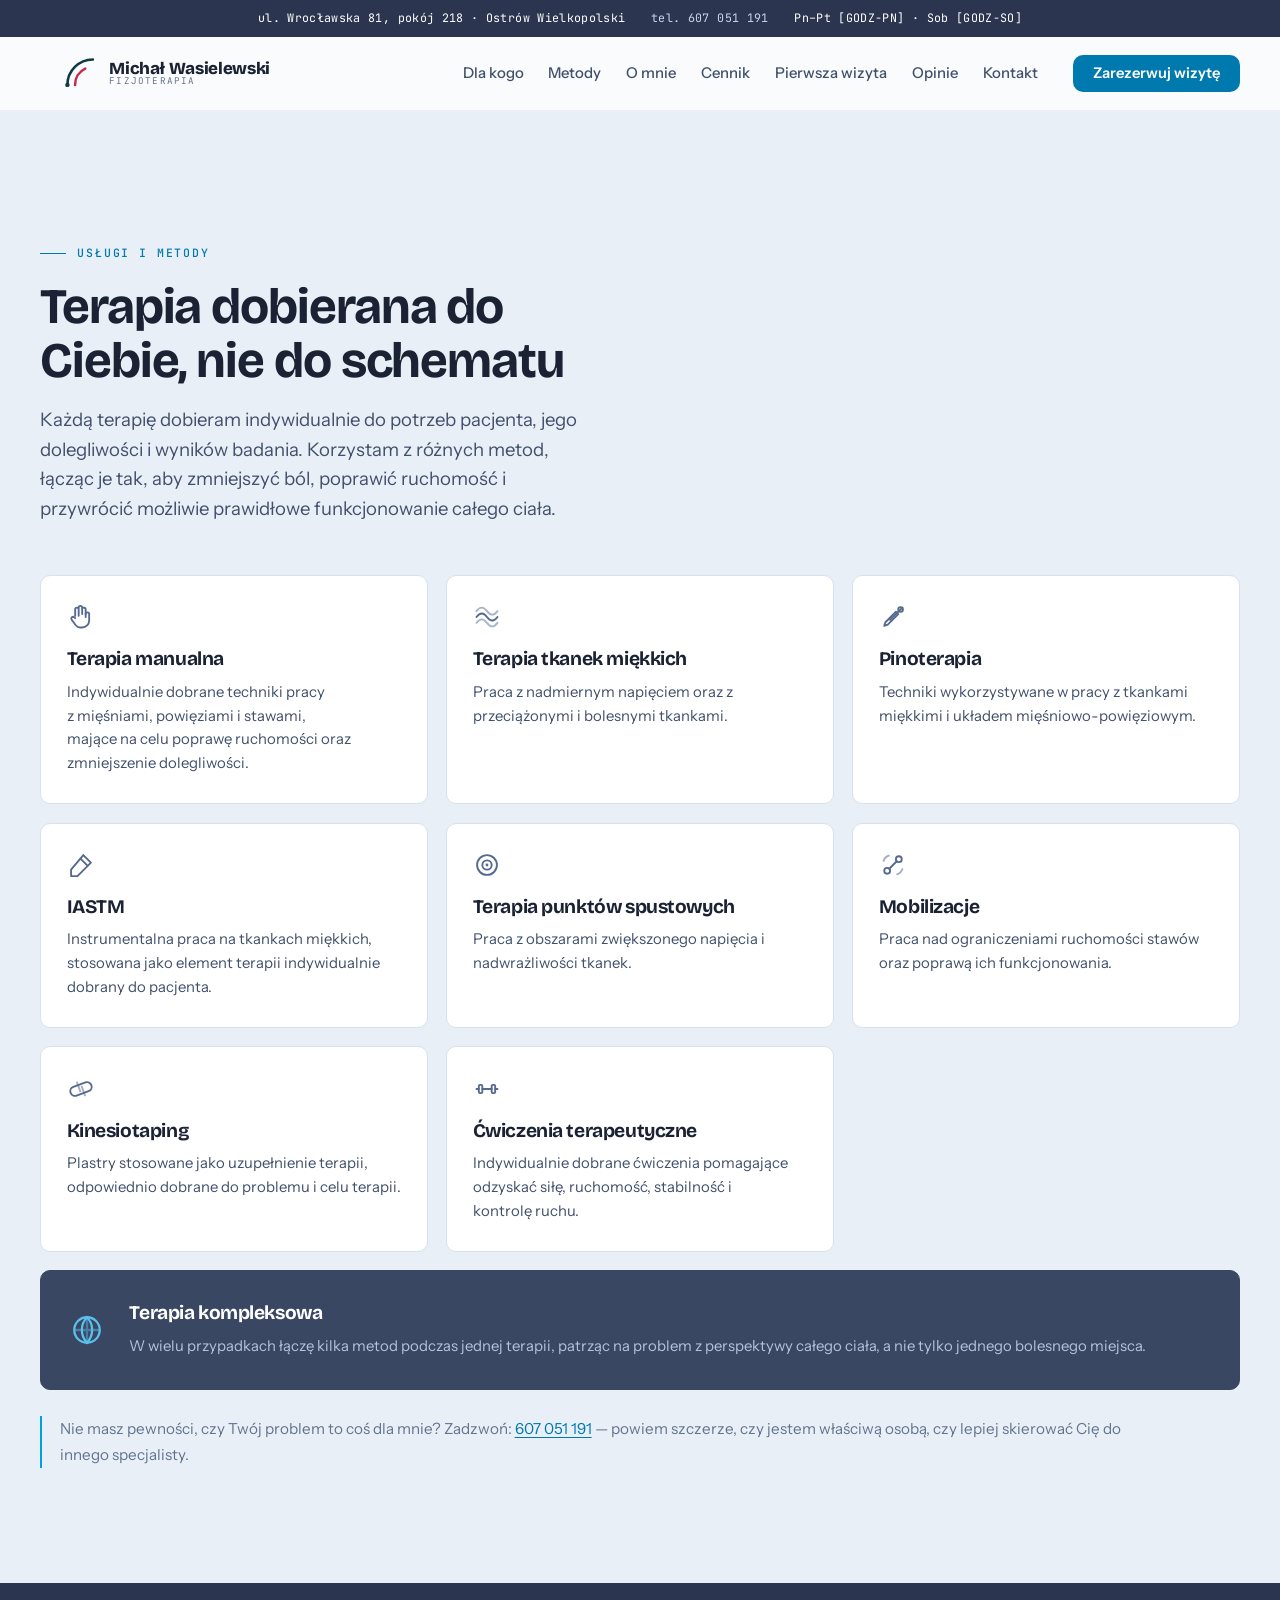
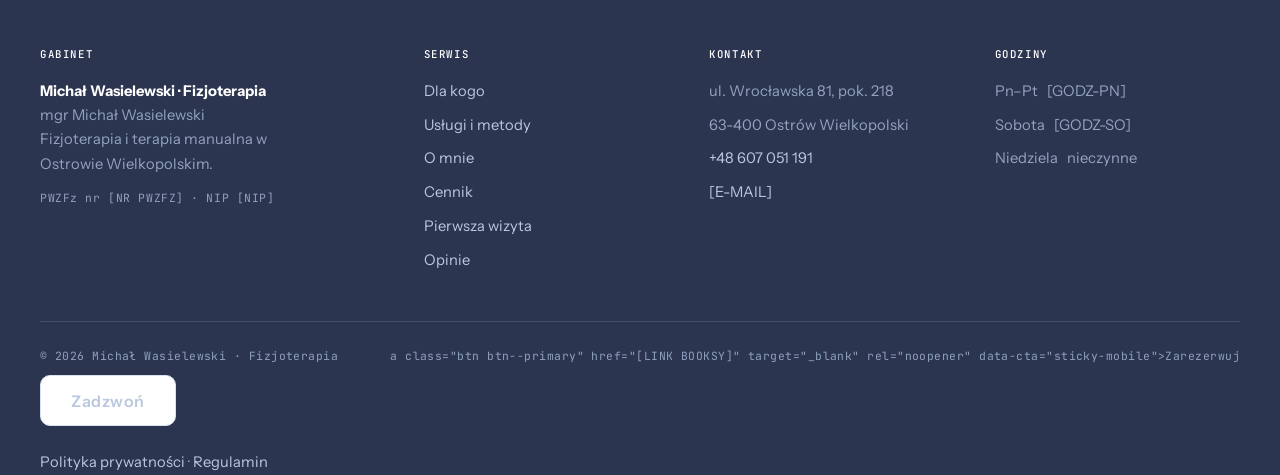
<file: metody.html>
<!DOCTYPE html>
<html lang="pl">
<head>
<meta charset="utf-8">
<meta name="viewport" content="width=device-width, initial-scale=1">
<link rel="stylesheet" href="styl.css">

<!-- ══ SEO ══════════════════════════════════════════════════════════════
     UZUPEŁNIONE: imię i nazwisko, tytuł, miasto, adres, telefon.
     DO UZUPEŁNIENIA: ceny i czasy wizyt, godziny otwarcia, link Booksy,
     opinie, nazwa gabinetu, domena, PWZFz, NIP, e-mail.
     ════════════════════════════════════════════════════════════════════ -->
<title>Fizjoterapeuta Ostrów Wielkopolski – Michał Wasielewski | Terapia manualna</title>
<meta name="description" content="Fizjoterapia i terapia manualna w Ostrowie Wielkopolskim, ul. Wrocławska 81. Holistyczne podejście — szukam przyczyny, nie tylko bolącego miejsca. Tel. 607 051 191">
<link rel="canonical" href="https://[DOMENA]/">

<meta property="og:type" content="website">
<meta property="og:locale" content="pl_PL">
<meta property="og:title" content="Fizjoterapeuta Ostrów Wielkopolski – Michał Wasielewski">
<meta property="og:description" content="Terapia manualna, tkanek miękkich, pinoterapia, IASTM. Ostrów Wielkopolski, ul. Wrocławska 81, pokój 218.">
<meta property="og:url" content="https://[DOMENA]/">
<meta property="og:image" content="https://[DOMENA]/img/og.jpg">
<meta name="theme-color" content="#0E3A45">

<!-- <link rel="icon" href="/favicon.svg" type="image/svg+xml"> -->

<link rel="preconnect" href="https://fonts.googleapis.com">
<link rel="preconnect" href="https://fonts.gstatic.com" crossorigin>
<link href="https://fonts.googleapis.com/css2?family=Bricolage+Grotesque:opsz,wght@12..96,400;12..96,600;12..96,700;12..96,800&family=Instrument+Sans:ital,wght@0,400;0,500;0,600;1,400&family=JetBrains+Mono:wght@400;500;700&display=swap" rel="stylesheet">

<!-- POPRAWKA: arkusz stylów musi być wewnątrz <head>, nie przed nim -->
<link rel="stylesheet" href="styl.css">

<script>document.documentElement.classList.add('js');</script>

<script src="skrypt.js" defer></script>
</head>

<body>
<a class="skip" href="#main">Przejdź do treści</a>

<!-- ══════════════ PASEK GÓRNY ══════════════ -->
<div class="topbar">
  <div class="wrap">
    <span>ul. Wrocławska 81, pokój 218 · Ostrów Wielkopolski</span>
    <a href="tel:+48607051191">tel. 607 051 191</a>
    <span>Pn–Pt [GODZ-PN] · Sob [GODZ-SO]</span>
  </div>
</div>

<!-- ══════════════ HEADER ══════════════ -->
<header class="header" id="header">
   <a href="index.html">
  <div class="wrap">
    <a class="brand" href="index.html" aria-label="Michał Wasielewski · Fizjoterapia — strona główna">
      <svg class="brand-mark" viewBox="0 0 40 40" aria-hidden="true">
        <path d="M4 34 A30 30 0 0 1 34 4" fill="none" stroke="#0E3A45" stroke-width="3" stroke-linecap="round"/>
        <path d="M13 34 A21 21 0 0 1 25 14.8" fill="none" stroke="#C42A50" stroke-width="3" stroke-linecap="round"/>
        <circle cx="4" cy="34" r="2.6" fill="#0E3A45"/>
      </svg>
      <span class="brand-txt">
       
        <span class="brand-name">Michał Wasielewski</span>
        <span class="brand-sub">Fizjoterapia</span>
      </span>
      </a>
    </a>

    <!-- Menu zawiera wyłącznie sekcje, które istnieją na stronie.
         Gdy przywrócisz kolejne, dopisz je tutaj i w menu mobilnym:
         <a href="#dla-kogo">Dla kogo</a>   <a href="#metody">Metody</a>
         <a href="#o-mnie">O mnie</a>       <a href="#przebieg">Przebieg wizyty</a>
         <a href="#cennik">Cennik</a>       <a href="#pierwsza-wizyta">Pierwsza wizyta</a>
         <a href="#kontakt">Kontakt</a>                                        -->
    <nav class="nav" id="nav" aria-label="Menu główne">
    </a>

    <nav class="nav" id="nav" aria-label="Menu główne">
      <a href="dlakogo.html">Dla kogo</a>
      <a href="metody.html">Metody</a>
      <a href="omnie.html">O mnie</a>
      <a href="cennik.html">Cennik</a>
      <a href="pierwszawizyta.html">Pierwsza wizyta</a>
      <a href="REZERWACJAOPINIE.html">Opinie</a>
      <a href="kontakt.html">Kontakt</a>
    </nav>
    </nav>

    <a class="btn btn--primary btn--sm header-cta" href="REZERWACJAOPINIE.html" target="_blank" rel="noopener" data-cta="header">Zarezerwuj wizytę</a>

    <button class="burger" id="burger" aria-expanded="false" aria-controls="mobileNav" aria-label="Otwórz menu">
      <span></span>
    </button>
  </div>
</header>
<!-- ══════════════ METODY ══════════════ -->
<section class="section section--mist" id="metody">
  <div class="wrap">
    <div class="sec-head reveal">
      <p class="eyebrow">Usługi i metody</p>
      <h2>Terapia dobierana do Ciebie, nie do schematu</h2>
      <p class="lede">
        Każdą terapię dobieram indywidualnie do potrzeb pacjenta, jego dolegliwości i wyników badania.
        Korzystam z różnych metod, łącząc je tak, aby zmniejszyć ból, poprawić ruchomość i przywrócić
        możliwie prawidłowe funkcjonowanie całego ciała.
      </p>
    </div>

    <div class="grid-3">
      <article class="card reveal">
        <svg class="card-ico" viewBox="0 0 24 24" fill="none" stroke="currentColor" stroke-width="1.6" aria-hidden="true"><path d="M7 11V5.5a1.5 1.5 0 0 1 3 0V11m0-1.5V4a1.5 1.5 0 0 1 3 0v5.5m0 0V5.5a1.5 1.5 0 0 1 3 0V12" stroke-linecap="round"/><path d="M16 9.5a1.5 1.5 0 0 1 3 0V15a6 6 0 0 1-6 6h-1.6a5 5 0 0 1-3.9-1.9L4 14.4a1.6 1.6 0 0 1 2.4-2.1L7 13" stroke-linecap="round" stroke-linejoin="round"/></svg>
        <h3>Terapia manualna</h3>
        <p>Indywidualnie dobrane techniki pracy z mięśniami, powięziami i stawami, mające na celu poprawę ruchomości oraz zmniejszenie dolegliwości.</p>
      </article>

      <article class="card reveal">
        <svg class="card-ico" viewBox="0 0 24 24" fill="none" stroke="currentColor" stroke-width="1.6" aria-hidden="true"><path d="M3 12c3-4 6-4 9 0s6 4 9 0" stroke-linecap="round"/><path d="M3 17c3-4 6-4 9 0s6 4 9 0" stroke-linecap="round" opacity=".5"/><path d="M3 7c3-4 6-4 9 0s6 4 9 0" stroke-linecap="round" opacity=".5"/></svg>
        <h3>Terapia tkanek miękkich</h3>
        <p>Praca z nadmiernym napięciem oraz z przeciążonymi i bolesnymi tkankami.</p>
      </article>

      <article class="card reveal">
        <svg class="card-ico" viewBox="0 0 24 24" fill="none" stroke="currentColor" stroke-width="1.6" aria-hidden="true"><path d="M20 4 9.5 14.5" stroke-linecap="round"/><path d="m4.5 19.5 3-1 9-9-2-2-9 9-1 3Z" stroke-linejoin="round"/><circle cx="18.5" cy="5.5" r="2"/></svg>
        <h3>Pinoterapia</h3>
        <p>Techniki wykorzystywane w pracy z tkankami miękkimi i układem mięśniowo-powięziowym.</p>
      </article>

      <article class="card reveal">
        <svg class="card-ico" viewBox="0 0 24 24" fill="none" stroke="currentColor" stroke-width="1.6" aria-hidden="true"><path d="M14 3.5 20.5 10 9 21.5H3.5V16L14 3.5Z" stroke-linejoin="round"/><path d="M11.5 6.5 17.5 12.5" stroke-linecap="round"/></svg>
        <h3>IASTM</h3>
        <p>Instrumentalna praca na tkankach miękkich, stosowana jako element terapii indywidualnie dobrany do pacjenta.</p>
      </article>

      <article class="card reveal">
        <svg class="card-ico" viewBox="0 0 24 24" fill="none" stroke="currentColor" stroke-width="1.6" aria-hidden="true"><circle cx="12" cy="12" r="8.5"/><circle cx="12" cy="12" r="4"/><circle cx="12" cy="12" r="1.2" fill="currentColor" stroke="none"/></svg>
        <h3>Terapia punktów spustowych</h3>
        <p>Praca z obszarami zwiększonego napięcia i nadwrażliwości tkanek.</p>
      </article>

      <article class="card reveal">
        <svg class="card-ico" viewBox="0 0 24 24" fill="none" stroke="currentColor" stroke-width="1.6" aria-hidden="true"><circle cx="7" cy="17" r="2.5"/><circle cx="17" cy="7" r="2.5"/><path d="M8.8 15.2 15.2 8.8" stroke-linecap="round"/><path d="M4 8.5a6.5 6.5 0 0 1 4.5-4.5M20 15.5a6.5 6.5 0 0 1-4.5 4.5" stroke-linecap="round" opacity=".55"/></svg>
        <h3>Mobilizacje</h3>
        <p>Praca nad ograniczeniami ruchomości stawów oraz poprawą ich funkcjonowania.</p>
      </article>

      <article class="card reveal">
        <svg class="card-ico" viewBox="0 0 24 24" fill="none" stroke="currentColor" stroke-width="1.6" aria-hidden="true"><rect x="2.5" y="8" width="19" height="8" rx="4" transform="rotate(-20 12 12)"/><path d="M8.6 6.4 11.4 14M12.6 9.9 15.4 17.5" stroke-linecap="round" opacity=".55"/></svg>
        <h3>Kinesiotaping</h3>
        <p>Plastry stosowane jako uzupełnienie terapii, odpowiednio dobrane do problemu i celu terapii.</p>
      </article>

      <article class="card reveal">
        <svg class="card-ico" viewBox="0 0 24 24" fill="none" stroke="currentColor" stroke-width="1.6" aria-hidden="true"><path d="M3 12h2M19 12h2" stroke-linecap="round"/><rect x="5" y="8.5" width="3" height="7" rx="1"/><rect x="16" y="8.5" width="3" height="7" rx="1"/><path d="M8 12h8" stroke-linecap="round"/></svg>
        <h3>Ćwiczenia terapeutyczne</h3>
        <p>Indywidualnie dobrane ćwiczenia pomagające odzyskać siłę, ruchomość, stabilność i kontrolę ruchu.</p>
      </article>

      <article class="card card--wide reveal">
        <svg class="card-ico" viewBox="0 0 24 24" fill="none" stroke="currentColor" stroke-width="1.6" aria-hidden="true"><circle cx="12" cy="12" r="9"/><path d="M12 3v18M3 12h18" opacity=".45"/><path d="M12 3a13 13 0 0 1 0 18 13 13 0 0 1 0-18Z"/></svg>
        <div>
          <h3>Terapia kompleksowa</h3>
          <p>W wielu przypadkach łączę kilka metod podczas jednej terapii, patrząc na problem z perspektywy całego ciała, a nie tylko jednego bolesnego miejsca.</p>
        </div>
      </article>
    </div>

    <p class="note reveal">
      Nie masz pewności, czy Twój problem to coś dla mnie? Zadzwoń: <a href="tel:+48607051191">607 051 191</a> —
      powiem szczerze, czy jestem właściwą osobą, czy lepiej skierować Cię do innego specjalisty.
    </p>
  </div>
</section>
<!-- ══════════════ STOPKA ══════════════ -->
<footer class="footer">
  <div class="wrap">
    <div class="footer-grid">
      <div class="footer-brand">
        <h4>Gabinet</h4>
        <p><strong style="color:#fff">Michał Wasielewski · Fizjoterapia</strong><br>mgr Michał Wasielewski<br>Fizjoterapia i terapia manualna w Ostrowie Wielkopolskim.</p>
        <p class="footer-pwz">PWZFz nr [NR PWZFZ] · NIP [NIP]</p>
      </div>
      <div>
        <h4>Serwis</h4>
        <ul>
          <li><a href="dlakogo.html">Dla kogo</a></li>
          <li><a href="metody.html">Usługi i metody</a></li>
          <li><a href="omnie.html">O mnie</a></li>
          <li><a href="cennik.html">Cennik</a></li>
          <li><a href="pierwszawizyta.html">Pierwsza wizyta</a></li>
          <li><a href="REZERWACJAOPINIE.html">Opinie</a></li>
        </ul>
      </div>
      <div>
        <h4>Kontakt</h4>
        <ul>
          <li>ul. Wrocławska 81, pok. 218</li>
          <li>63-400 Ostrów Wielkopolski</li>
          <li><a href="tel:+48607051191">+48 607 051 191</a></li>
          <li><a href="mailto:[E-MAIL]">[E-MAIL]</a></li>
        </ul>
      </div>
      <div>
        <h4>Godziny</h4>
        <ul>
          <li>Pn–Pt &nbsp; [GODZ-PN]</li>
          <li>Sobota &nbsp; [GODZ-SO]</li>
          <li>Niedziela &nbsp; nieczynne</li>
        </ul>
      </div>
    </div>

    <div class="footer-bottom">
      <span>© <span id="year">2026</span> Michał Wasielewski · Fizjoterapia</span>
  a class="btn btn--primary" href="[LINK BOOKSY]" target="_blank" rel="noopener" data-cta="sticky-mobile">Zarezerwuj</a>
  <a class="btn btn--ghost" href="tel:+48607051191" style="background:#fff">Zadzwoń</a>
</div>

<!-- ══════════════ DANE STRUKTURALNE ══════════════ -->
<script type="application/ld+json">
{
  "@context":"https://schema.org",
  "@type":"Physiotherapy",
  "name":"Michał Wasielewski · Fizjoterapia",
  "image":"https://[DOMENA]/img/portret-hero.jpg",
  "url":"https://[DOMENA]",
  "telephone":"+48607051191",
  "email":"[E-MAIL]",
  "priceRange":"[CENA-1]–[CENA-3] PLN",
  "currenciesAccepted":"PLN",
  "medicalSpecialty":"Physiotherapy",
  "areaServed":"Ostrów Wielkopolski",
  "address":{
    "@type":"PostalAddress",
    "streetAddress":"Wrocławska 81, pokój 218",
    "addressLocality":"Ostrów Wielkopolski",
    "addressRegion":"wielkopolskie",
    "postalCode":"63-400",
    "addressCountry":"PL"
  },
  "geo":{"@type":"GeoCoordinates","latitude":"[SZEROKOŚĆ]","longitude":"[DŁUGOŚĆ]"},
  "openingHoursSpecification":[
    {"@type":"OpeningHoursSpecification","dayOfWeek":["Monday","Tuesday","Wednesday","Thursday","Friday"],"opens":"[GODZ-OD]","closes":"[GODZ-DO]"},
    {"@type":"OpeningHoursSpecification","dayOfWeek":"Saturday","opens":"[SOB-OD]","closes":"[SOB-DO]"}
  ],
  "availableService":[
    {"@type":"MedicalTherapy","name":"Terapia manualna"},
    {"@type":"MedicalTherapy","name":"Terapia tkanek miękkich"},
    {"@type":"MedicalTherapy","name":"Pinoterapia"},
    {"@type":"MedicalTherapy","name":"IASTM"},
    {"@type":"MedicalTherapy","name":"Terapia punktów spustowych"},
    {"@type":"MedicalTherapy","name":"Mobilizacje stawów"},
    {"@type":"MedicalTherapy","name":"Kinesiotaping"},
    {"@type":"MedicalTherapy","name":"Ćwiczenia terapeutyczne"}
  ],
  "sameAs":["[LINK BOOKSY]","[FACEBOOK]","[INSTAGRAM]"]
}
</script>

<script type="application/ld+json">
{
  "@context":"https://schema.org",
  "@type":"FAQPage",
  "mainEntity":[
    {"@type":"Question","name":"Czy potrzebuję skierowania do fizjoterapeuty?","acceptedAnswer":{"@type":"Answer","text":"Nie. Do fizjoterapeuty można zgłosić się bezpośrednio. Warto zabrać posiadaną dokumentację medyczną, ale brak skierowania niczego nie blokuje."}},
    {"@type":"Question","name":"Na czym polega holistyczne podejście w fizjoterapii?","acceptedAnswer":{"@type":"Answer","text":"Zamiast pracować wyłącznie w miejscu bólu, terapeuta bada zależności w całym ciele i szuka przyczyny problemu, która często znajduje się w innym obszarze niż objaw."}},
    {"@type":"Question","name":"Czy terapia manualna boli?","acceptedAnswer":{"@type":"Answer","text":"Niektóre techniki bywają nieprzyjemne, ale terapia nie przekracza progu tolerancji pacjenta. Na początku ustalana jest skala bólu od 0 do 10."}},
    {"@type":"Question","name":"Jak się ubrać na wizytę u fizjoterapeuty?","acceptedAnswer":{"@type":"Answer","text":"Wygodnie: krótkie spodenki lub legginsy i koszulka, tak aby możliwa była ocena ruchu i dostęp do badanego obszaru."}}
  ]
}
</script>


</body>
</html>
    <span><a href="/polityka-prywatnosci">Polityka prywatności</a> · <a href="/regulamin">Regulamin</a></span>
    </div>
  </div>
</footer>
</file>
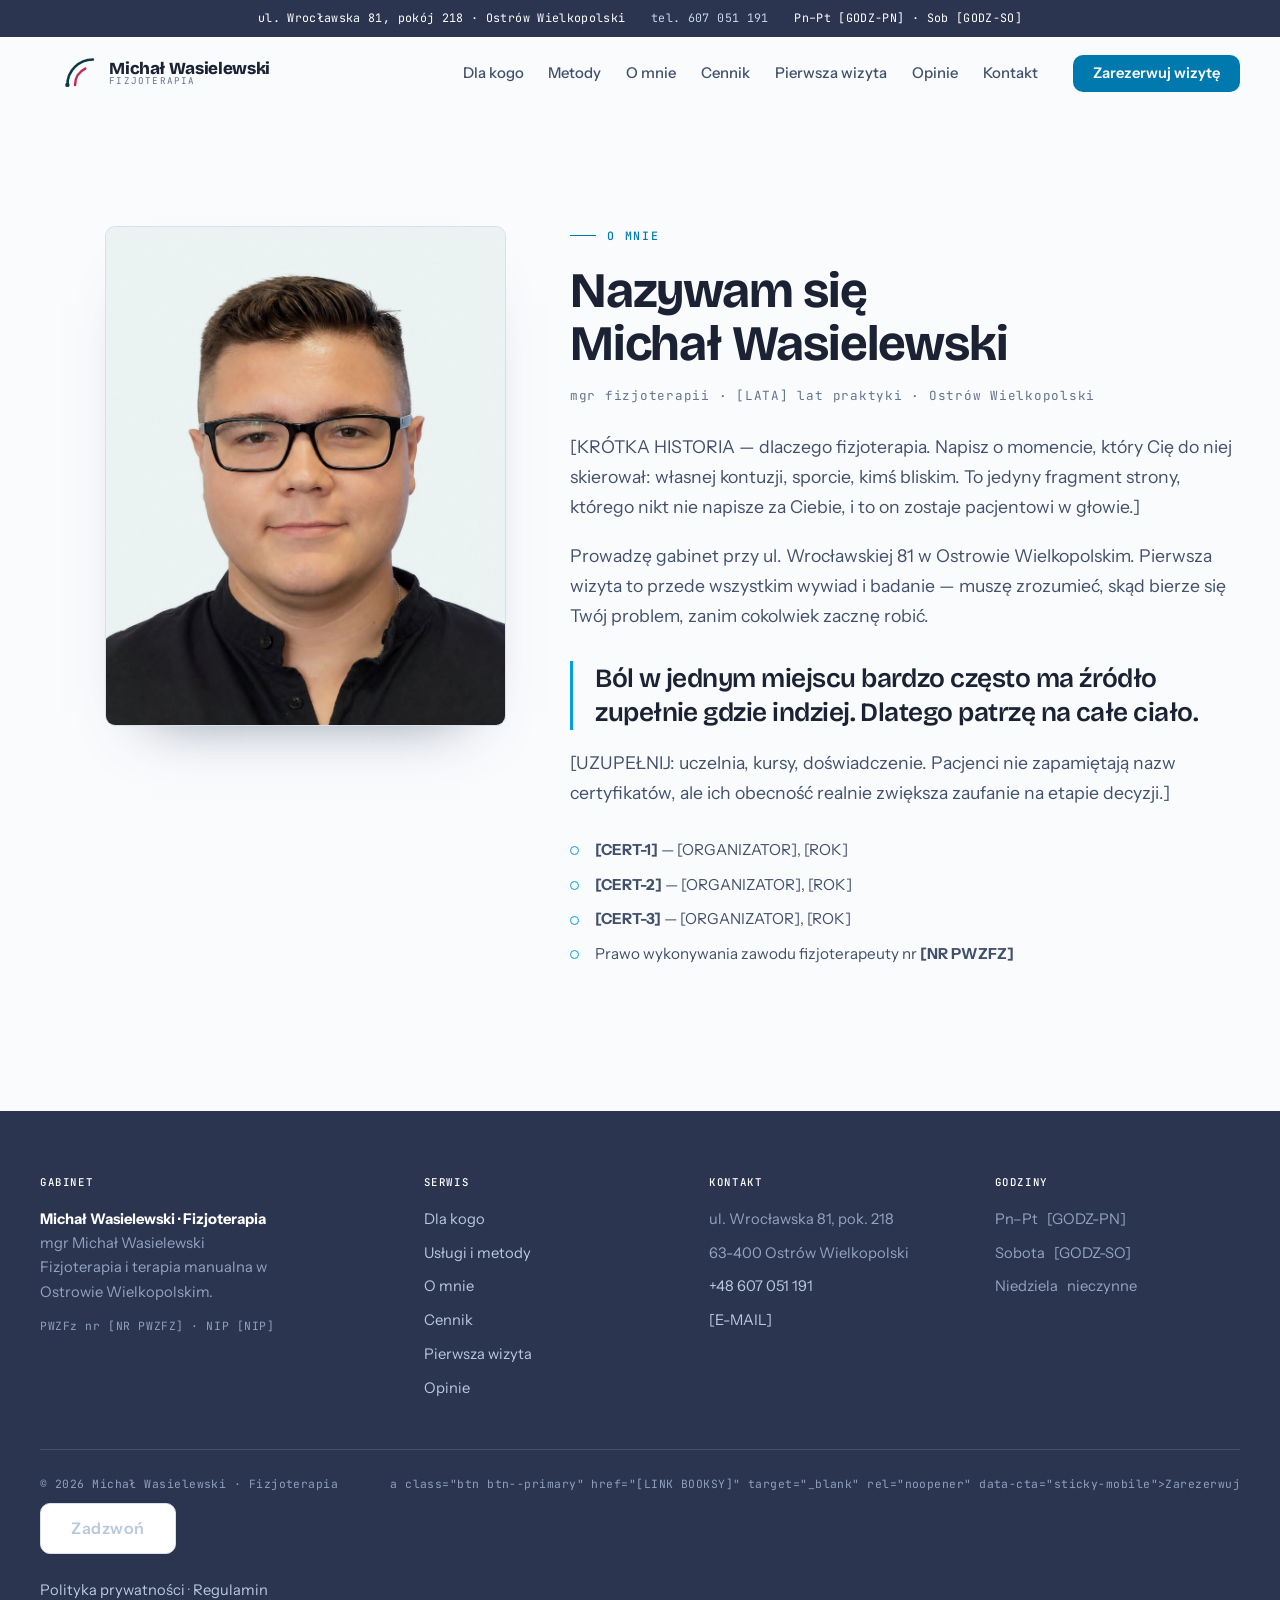
<file: omnie.html>
<!DOCTYPE html>
<html lang="pl">
<head>
<meta charset="utf-8">
<meta name="viewport" content="width=device-width, initial-scale=1">
<link rel="stylesheet" href="styl.css">

<!-- ══ SEO ══════════════════════════════════════════════════════════════
     UZUPEŁNIONE: imię i nazwisko, tytuł, miasto, adres, telefon.
     DO UZUPEŁNIENIA: ceny i czasy wizyt, godziny otwarcia, link Booksy,
     opinie, nazwa gabinetu, domena, PWZFz, NIP, e-mail.
     ════════════════════════════════════════════════════════════════════ -->
<title>Fizjoterapeuta Ostrów Wielkopolski – Michał Wasielewski | Terapia manualna</title>
<meta name="description" content="Fizjoterapia i terapia manualna w Ostrowie Wielkopolskim, ul. Wrocławska 81. Holistyczne podejście — szukam przyczyny, nie tylko bolącego miejsca. Tel. 607 051 191">
<link rel="canonical" href="https://[DOMENA]/">

<meta property="og:type" content="website">
<meta property="og:locale" content="pl_PL">
<meta property="og:title" content="Fizjoterapeuta Ostrów Wielkopolski – Michał Wasielewski">
<meta property="og:description" content="Terapia manualna, tkanek miękkich, pinoterapia, IASTM. Ostrów Wielkopolski, ul. Wrocławska 81, pokój 218.">
<meta property="og:url" content="https://[DOMENA]/">
<meta property="og:image" content="https://[DOMENA]/img/og.jpg">
<meta name="theme-color" content="#0E3A45">

<!-- <link rel="icon" href="/favicon.svg" type="image/svg+xml"> -->

<link rel="preconnect" href="https://fonts.googleapis.com">
<link rel="preconnect" href="https://fonts.gstatic.com" crossorigin>
<link href="https://fonts.googleapis.com/css2?family=Bricolage+Grotesque:opsz,wght@12..96,400;12..96,600;12..96,700;12..96,800&family=Instrument+Sans:ital,wght@0,400;0,500;0,600;1,400&family=JetBrains+Mono:wght@400;500;700&display=swap" rel="stylesheet">

<!-- POPRAWKA: arkusz stylów musi być wewnątrz <head>, nie przed nim -->
<link rel="stylesheet" href="styl.css">

<script>document.documentElement.classList.add('js');</script>

<script src="skrypt.js" defer></script>
</head>

<body>
<a class="skip" href="#main">Przejdź do treści</a>

<!-- ══════════════ PASEK GÓRNY ══════════════ -->
<div class="topbar">
  <div class="wrap">
    <span>ul. Wrocławska 81, pokój 218 · Ostrów Wielkopolski</span>
    <a href="tel:+48607051191">tel. 607 051 191</a>
    <span>Pn–Pt [GODZ-PN] · Sob [GODZ-SO]</span>
  </div>
</div>

<!-- ══════════════ HEADER ══════════════ -->
<header class="header" id="header">
   <a href="index.html">
  <div class="wrap">
    <a class="brand" href="index.html" aria-label="Michał Wasielewski · Fizjoterapia — strona główna">
      <svg class="brand-mark" viewBox="0 0 40 40" aria-hidden="true">
        <path d="M4 34 A30 30 0 0 1 34 4" fill="none" stroke="#0E3A45" stroke-width="3" stroke-linecap="round"/>
        <path d="M13 34 A21 21 0 0 1 25 14.8" fill="none" stroke="#C42A50" stroke-width="3" stroke-linecap="round"/>
        <circle cx="4" cy="34" r="2.6" fill="#0E3A45"/>
      </svg>
      <span class="brand-txt">
       
        <span class="brand-name">Michał Wasielewski</span>
        <span class="brand-sub">Fizjoterapia</span>
      </span>
      </a>
    </a>
    <!-- Menu zawiera wyłącznie sekcje, które istnieją na stronie.
         Gdy przywrócisz kolejne, dopisz je tutaj i w menu mobilnym:
         <a href="#dla-kogo">Dla kogo</a>   <a href="#metody">Metody</a>
         <a href="#o-mnie">O mnie</a>       <a href="#przebieg">Przebieg wizyty</a>
         <a href="#cennik">Cennik</a>       <a href="#pierwsza-wizyta">Pierwsza wizyta</a>
         <a href="#kontakt">Kontakt</a>                                        -->
    <nav class="nav" id="nav" aria-label="Menu główne">
    </a>

    <nav class="nav" id="nav" aria-label="Menu główne">
      <a href="dlakogo.html">Dla kogo</a>
      <a href="metody.html">Metody</a>
      <a href="omnie.html">O mnie</a>
      <a href="cennik.html">Cennik</a>
      <a href="pierwszawizyta.html">Pierwsza wizyta</a>
      <a href="REZERWACJAOPINIE.html">Opinie</a>
      <a href="kontakt.html">Kontakt</a>
    </nav>
    </nav>

    <a class="btn btn--primary btn--sm header-cta" href="REZERWACJAOPINIE.html" target="_blank" rel="noopener" data-cta="header">Zarezerwuj wizytę</a>

    <button class="burger" id="burger" aria-expanded="false" aria-controls="mobileNav" aria-label="Otwórz menu">
      <span></span>
    </button>
  </div>
</header>
<!-- ══════════════ O MNIE ══════════════ -->
<section class="section" id="o-mnie">
  <div class="wrap about">
    <div class="reveal">
            <figure class="portrait">
        <img src="[data-uri]" width="860" height="1075"
             alt="Michał Wasielewski, fizjoterapeuta prowadzący gabinet w Ostrowie Wielkopolskim"
             fetchpriority="high" decoding="async">

      </figure>

    </div>

    <div class="about-body reveal">
      <p class="eyebrow">O mnie</p>
      <h2>Nazywam się Michał Wasielewski</h2>
      <p style="font-family:var(--mono);font-size:.79rem;letter-spacing:.06em;color:var(--muted);margin:.9rem 0 1.6rem">
        mgr fizjoterapii · [LATA] lat praktyki · Ostrów Wielkopolski
      </p>

      <p>[KRÓTKA HISTORIA — dlaczego fizjoterapia. Napisz o momencie, który Cię do niej skierował: własnej kontuzji, sporcie, kimś bliskim. To jedyny fragment strony, którego nikt nie napisze za Ciebie, i to on zostaje pacjentowi w głowie.]</p>

      <p>Prowadzę gabinet przy ul. Wrocławskiej 81 w Ostrowie Wielkopolskim. Pierwsza wizyta to przede wszystkim wywiad i badanie — muszę zrozumieć, skąd bierze się Twój problem, zanim cokolwiek zacznę robić.</p>

      <p class="pull">Ból w jednym miejscu bardzo często ma źródło zupełnie gdzie indziej. Dlatego patrzę na całe ciało.</p>

      <p>[UZUPEŁNIJ: uczelnia, kursy, doświadczenie. Pacjenci nie zapamiętają nazw certyfikatów, ale ich obecność realnie zwiększa zaufanie na etapie decyzji.]</p>

      <ul class="creds">
        <li><strong>[CERT-1]</strong> — [ORGANIZATOR], [ROK]</li>
        <li><strong>[CERT-2]</strong> — [ORGANIZATOR], [ROK]</li>
        <li><strong>[CERT-3]</strong> — [ORGANIZATOR], [ROK]</li>
        <li>Prawo wykonywania zawodu fizjoterapeuty nr <strong>[NR PWZFZ]</strong></li>
      </ul>
    </div>
  </div>
</section>
<footer class="footer">
  <div class="wrap">
    <div class="footer-grid">
      <div class="footer-brand">
        <h4>Gabinet</h4>
        <p><strong style="color:#fff">Michał Wasielewski · Fizjoterapia</strong><br>mgr Michał Wasielewski<br>Fizjoterapia i terapia manualna w Ostrowie Wielkopolskim.</p>
        <p class="footer-pwz">PWZFz nr [NR PWZFZ] · NIP [NIP]</p>
      </div>
      <div>
        <h4>Serwis</h4>
        <ul>
          <li><a href="dlakogo.html">Dla kogo</a></li>
          <li><a href="metody.html">Usługi i metody</a></li>
          <li><a href="omnie.html">O mnie</a></li>
          <li><a href="cennik.html">Cennik</a></li>
          <li><a href="pierwszawizyta.html">Pierwsza wizyta</a></li>
          <li><a href="REZERWACJAOPINIE.html">Opinie</a></li>
        </ul>
      </div>
      <div>
        <h4>Kontakt</h4>
        <ul>
          <li>ul. Wrocławska 81, pok. 218</li>
          <li>63-400 Ostrów Wielkopolski</li>
          <li><a href="tel:+48607051191">+48 607 051 191</a></li>
          <li><a href="mailto:[E-MAIL]">[E-MAIL]</a></li>
        </ul>
      </div>
      <div>
        <h4>Godziny</h4>
        <ul>
          <li>Pn–Pt &nbsp; [GODZ-PN]</li>
          <li>Sobota &nbsp; [GODZ-SO]</li>
          <li>Niedziela &nbsp; nieczynne</li>
        </ul>
      </div>
    </div>

    <div class="footer-bottom">
      <span>© <span id="year">2026</span> Michał Wasielewski · Fizjoterapia</span>
  a class="btn btn--primary" href="[LINK BOOKSY]" target="_blank" rel="noopener" data-cta="sticky-mobile">Zarezerwuj</a>
  <a class="btn btn--ghost" href="tel:+48607051191" style="background:#fff">Zadzwoń</a>
</div>

<!-- ══════════════ DANE STRUKTURALNE ══════════════ -->
<script type="application/ld+json">
{
  "@context":"https://schema.org",
  "@type":"Physiotherapy",
  "name":"Michał Wasielewski · Fizjoterapia",
  "image":"https://[DOMENA]/img/portret-hero.jpg",
  "url":"https://[DOMENA]",
  "telephone":"+48607051191",
  "email":"[E-MAIL]",
  "priceRange":"[CENA-1]–[CENA-3] PLN",
  "currenciesAccepted":"PLN",
  "medicalSpecialty":"Physiotherapy",
  "areaServed":"Ostrów Wielkopolski",
  "address":{
    "@type":"PostalAddress",
    "streetAddress":"Wrocławska 81, pokój 218",
    "addressLocality":"Ostrów Wielkopolski",
    "addressRegion":"wielkopolskie",
    "postalCode":"63-400",
    "addressCountry":"PL"
  },
  "geo":{"@type":"GeoCoordinates","latitude":"[SZEROKOŚĆ]","longitude":"[DŁUGOŚĆ]"},
  "openingHoursSpecification":[
    {"@type":"OpeningHoursSpecification","dayOfWeek":["Monday","Tuesday","Wednesday","Thursday","Friday"],"opens":"[GODZ-OD]","closes":"[GODZ-DO]"},
    {"@type":"OpeningHoursSpecification","dayOfWeek":"Saturday","opens":"[SOB-OD]","closes":"[SOB-DO]"}
  ],
  "availableService":[
    {"@type":"MedicalTherapy","name":"Terapia manualna"},
    {"@type":"MedicalTherapy","name":"Terapia tkanek miękkich"},
    {"@type":"MedicalTherapy","name":"Pinoterapia"},
    {"@type":"MedicalTherapy","name":"IASTM"},
    {"@type":"MedicalTherapy","name":"Terapia punktów spustowych"},
    {"@type":"MedicalTherapy","name":"Mobilizacje stawów"},
    {"@type":"MedicalTherapy","name":"Kinesiotaping"},
    {"@type":"MedicalTherapy","name":"Ćwiczenia terapeutyczne"}
  ],
  "sameAs":["[LINK BOOKSY]","[FACEBOOK]","[INSTAGRAM]"]
}
</script>

<script type="application/ld+json">
{
  "@context":"https://schema.org",
  "@type":"FAQPage",
  "mainEntity":[
    {"@type":"Question","name":"Czy potrzebuję skierowania do fizjoterapeuty?","acceptedAnswer":{"@type":"Answer","text":"Nie. Do fizjoterapeuty można zgłosić się bezpośrednio. Warto zabrać posiadaną dokumentację medyczną, ale brak skierowania niczego nie blokuje."}},
    {"@type":"Question","name":"Na czym polega holistyczne podejście w fizjoterapii?","acceptedAnswer":{"@type":"Answer","text":"Zamiast pracować wyłącznie w miejscu bólu, terapeuta bada zależności w całym ciele i szuka przyczyny problemu, która często znajduje się w innym obszarze niż objaw."}},
    {"@type":"Question","name":"Czy terapia manualna boli?","acceptedAnswer":{"@type":"Answer","text":"Niektóre techniki bywają nieprzyjemne, ale terapia nie przekracza progu tolerancji pacjenta. Na początku ustalana jest skala bólu od 0 do 10."}},
    {"@type":"Question","name":"Jak się ubrać na wizytę u fizjoterapeuty?","acceptedAnswer":{"@type":"Answer","text":"Wygodnie: krótkie spodenki lub legginsy i koszulka, tak aby możliwa była ocena ruchu i dostęp do badanego obszaru."}}
  ]
}
</script>


</body>
</html>
    <span><a href="/polityka-prywatnosci">Polityka prywatności</a> · <a href="/regulamin">Regulamin</a></span>
    </div>
  </div>
</footer>
</file>
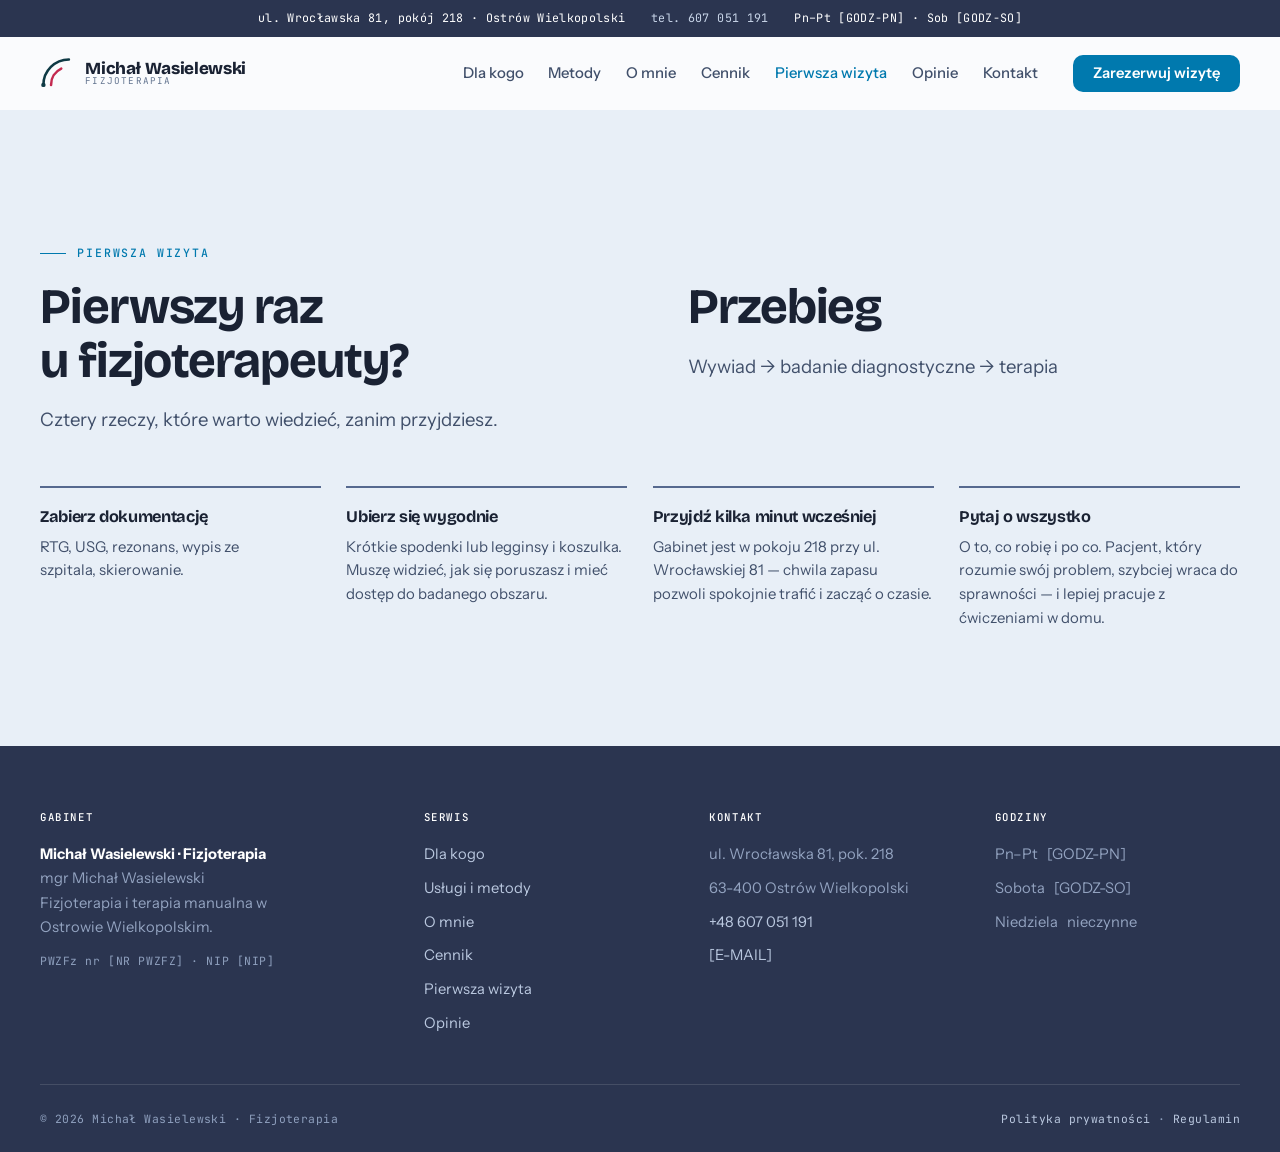
<file: pierwszawizyta.html>
<!DOCTYPE html>
<html lang="pl">
<head>
<meta charset="utf-8">
<meta name="viewport" content="width=device-width, initial-scale=1">

<!-- ══ SEO ══════════════════════════════════════════════════════════════
     UZUPEŁNIONE: imię i nazwisko, tytuł, miasto, adres, telefon, metody, zdjęcie.
     DO UZUPEŁNIENIA: ceny i czasy wizyt, godziny otwarcia, link Booksy, e-mail,
     certyfikaty, nr PWZFz, NIP, opinie, współrzędne mapy, nazwa gabinetu.
     ════════════════════════════════════════════════════════════════════ -->
<title>Pierwsza wizyta u fizjoterapeuty – Michał Wasielewski | Ostrów Wielkopolski</title>
<meta name="description" content="Jak przygotować się do pierwszej wizyty u fizjoterapeuty w Ostrowie Wielkopolskim. Wywiad, badanie, terapia. ul. Wrocławska 81, tel. 607 051 191">
<link rel="canonical" href="https://[DOMENA]/pierwszawizyta.html">

<meta property="og:type" content="website">
<meta property="og:locale" content="pl_PL">
<meta property="og:title" content="Pierwsza wizyta u fizjoterapeuty – Michał Wasielewski">
<meta property="og:description" content="Cztery rzeczy, które warto wiedzieć przed pierwszą wizytą. Ostrów Wielkopolski, ul. Wrocławska 81, pokój 218.">
<meta property="og:url" content="https://[DOMENA]/pierwszawizyta.html">
<meta property="og:image" content="https://[DOMENA]/img/og.jpg">
<meta name="theme-color" content="#0E3A45">

<!-- <link rel="icon" href="/favicon.svg" type="image/svg+xml"> -->

<link rel="preconnect" href="https://fonts.googleapis.com">
<link rel="preconnect" href="https://fonts.gstatic.com" crossorigin>
<link href="https://fonts.googleapis.com/css2?family=Bricolage+Grotesque:opsz,wght@12..96,400;12..96,600;12..96,700;12..96,800&family=Instrument+Sans:ital,wght@0,400;0,500;0,600;1,400&family=JetBrains+Mono:wght@400;500;700&display=swap" rel="stylesheet">

<link rel="stylesheet" href="styl.css">

<script>document.documentElement.classList.add('js');</script>

<!-- JS w osobnych plikach. `defer` = wykonanie po zbudowaniu DOM,
     więc żaden element nie zostanie pominięty. Ta podstrona nie ma
     kalendarza, więc kalendarz.js nie jest tu dołączany.            -->
<script src="skrypt.js" defer></script>
</head>

<body>
<a class="skip" href="#main">Przejdź do treści</a>

<!-- ══════════════ PASEK GÓRNY ══════════════ -->
<div class="topbar">
  <div class="wrap">
    <span>ul. Wrocławska 81, pokój 218 · Ostrów Wielkopolski</span>
    <a href="tel:+48607051191">tel. 607 051 191</a>
    <span>Pn–Pt [GODZ-PN] · Sob [GODZ-SO]</span>
  </div>
</div>

<!-- ══════════════ HEADER ══════════════ -->
<header class="header" id="header">
  <div class="wrap">

    <a class="brand" href="index.html" aria-label="Michał Wasielewski · Fizjoterapia — strona główna">
      <svg class="brand-mark" viewBox="0 0 40 40" aria-hidden="true">
        <path d="M4 34 A30 30 0 0 1 34 4" fill="none" stroke="#0E3A45" stroke-width="3" stroke-linecap="round"/>
        <path d="M13 34 A21 21 0 0 1 25 14.8" fill="none" stroke="#C42A50" stroke-width="3" stroke-linecap="round"/>
        <circle cx="4" cy="34" r="2.6" fill="#0E3A45"/>
      </svg>
      <span class="brand-txt">
        <span class="brand-name">Michał Wasielewski</span>
        <span class="brand-sub">Fizjoterapia</span>
      </span>
    </a>

    <nav class="nav" id="nav" aria-label="Menu główne">
      <a href="dlakogo.html">Dla kogo</a>
      <a href="metody.html">Metody</a>
      <a href="omnie.html">O mnie</a>
      <a href="cennik.html">Cennik</a>
      <a class="is-active" href="pierwszawizyta.html" aria-current="page">Pierwsza wizyta</a>
      <a href="REZERWACJAOPINIE.html">Opinie</a>
      <a href="kontakt.html">Kontakt</a>
    </nav>

    <a class="btn btn--primary btn--sm header-cta" href="REZERWACJAOPINIE.html" data-cta="header">Zarezerwuj wizytę</a>

    <button class="burger" id="burger" aria-expanded="false" aria-controls="mobileNav" aria-label="Otwórz menu">
      <span></span>
    </button>

  </div>
</header>

<div class="mobile-nav" id="mobileNav">
  <div class="wrap">
    <a href="dlakogo.html">Dla kogo</a>
    <a href="metody.html">Metody</a>
    <a href="omnie.html">O mnie</a>
    <a href="cennik.html">Cennik</a>
    <a href="pierwszawizyta.html" aria-current="page">Pierwsza wizyta</a>
    <a href="REZERWACJAOPINIE.html">Opinie</a>
    <a href="kontakt.html">Kontakt</a>
    <a class="btn btn--primary btn--block" href="REZERWACJAOPINIE.html">Zarezerwuj wizytę</a>
  </div>
</div>

<main id="main">

<!-- ══════════════ PIERWSZA WIZYTA ══════════════ -->
<section class="section section--mist" id="pierwsza-wizyta">
  <div class="wrap">

    <div class="sec-head sec-head--split reveal">

      <div class="kolumna-lewa">
        <p class="eyebrow">Pierwsza wizyta</p>
        <h2>Pierwszy raz u fizjoterapeuty?</h2>
        <p class="lede">Cztery rzeczy, które warto wiedzieć, zanim przyjdziesz.</p>
      </div>

      <div class="kolumna-prawa">
        <p class="eyebrow eyebrow--spacer" aria-hidden="true">Przebieg</p>
        <h2>Przebieg</h2>
        <p class="lede">Wywiad &rarr; badanie diagnostyczne &rarr; terapia</p>
      </div>

    </div>

    <div class="prep">
      <div class="prep-item reveal">
        <h4>Zabierz dokumentację</h4>
        <p>RTG, USG, rezonans, wypis ze szpitala, skierowanie.</p>
      </div>
      <div class="prep-item reveal">
        <h4>Ubierz się wygodnie</h4>
        <p>Krótkie spodenki lub legginsy i koszulka. Muszę widzieć, jak się poruszasz i mieć dostęp do badanego obszaru.</p>
      </div>
      <div class="prep-item reveal">
        <h4>Przyjdź kilka minut wcześniej</h4>
        <p>Gabinet jest w pokoju 218 przy ul. Wrocławskiej 81 — chwila zapasu pozwoli spokojnie trafić i zacząć o czasie.</p>
      </div>
      <div class="prep-item reveal">
        <h4>Pytaj o wszystko</h4>
        <p>O to, co robię i po co. Pacjent, który rozumie swój problem, szybciej wraca do sprawności — i lepiej pracuje z ćwiczeniami w domu.</p>
      </div>
    </div>

  </div>
</section>

</main>

<!-- ══════════════ STOPKA ══════════════ -->
<footer class="footer">
  <div class="wrap">

    <div class="footer-grid">
      <div class="footer-brand">
        <h4>Gabinet</h4>
        <p><strong style="color:#fff">Michał Wasielewski · Fizjoterapia</strong><br>mgr Michał Wasielewski<br>Fizjoterapia i terapia manualna w Ostrowie Wielkopolskim.</p>
        <p class="footer-pwz">PWZFz nr [NR PWZFZ] · NIP [NIP]</p>
      </div>
      <div>
        <h4>Serwis</h4>
        <ul>
          <li><a href="dlakogo.html">Dla kogo</a></li>
          <li><a href="metody.html">Usługi i metody</a></li>
          <li><a href="omnie.html">O mnie</a></li>
          <li><a href="cennik.html">Cennik</a></li>
          <li><a href="pierwszawizyta.html">Pierwsza wizyta</a></li>
          <li><a href="REZERWACJAOPINIE.html">Opinie</a></li>
        </ul>
      </div>
      <div>
        <h4>Kontakt</h4>
        <ul>
          <li>ul. Wrocławska 81, pok. 218</li>
          <li>63-400 Ostrów Wielkopolski</li>
          <li><a href="tel:+48607051191">+48 607 051 191</a></li>
          <li><a href="mailto:[E-MAIL]">[E-MAIL]</a></li>
        </ul>
      </div>
      <div>
        <h4>Godziny</h4>
        <ul>
          <li>Pn–Pt &nbsp; [GODZ-PN]</li>
          <li>Sobota &nbsp; [GODZ-SO]</li>
          <li>Niedziela &nbsp; nieczynne</li>
        </ul>
      </div>
    </div>

    <div class="footer-bottom">
      <span>© <span id="year">2026</span> Michał Wasielewski · Fizjoterapia</span>
      <span><a href="polityka-prywatnosci.html">Polityka prywatności</a> · <a href="regulamin.html">Regulamin</a></span>
    </div>

  </div>
</footer>

<!-- ══════════════ STICKY BAR MOBILE ══════════════ -->
<div class="mobile-cta">
  <a class="btn btn--primary" href="REZERWACJAOPINIE.html" data-cta="sticky-mobile">Zarezerwuj</a>
  <a class="btn btn--ghost" href="tel:+48607051191" style="background:#fff">Zadzwoń</a>
</div>

<!-- ══════════════ DANE STRUKTURALNE ══════════════ -->
<script type="application/ld+json">
{
  "@context":"https://schema.org",
  "@type":"Physiotherapy",
  "name":"Michał Wasielewski · Fizjoterapia",
  "image":"https://[DOMENA]/img/portret-hero.jpg",
  "url":"https://[DOMENA]",
  "telephone":"+48607051191",
  "email":"[E-MAIL]",
  "priceRange":"[CENA-1]–[CENA-3] PLN",
  "currenciesAccepted":"PLN",
  "medicalSpecialty":"Physiotherapy",
  "areaServed":"Ostrów Wielkopolski",
  "address":{
    "@type":"PostalAddress",
    "streetAddress":"Wrocławska 81, pokój 218",
    "addressLocality":"Ostrów Wielkopolski",
    "addressRegion":"wielkopolskie",
    "postalCode":"63-400",
    "addressCountry":"PL"
  },
  "geo":{"@type":"GeoCoordinates","latitude":"[SZEROKOŚĆ]","longitude":"[DŁUGOŚĆ]"},
  "openingHoursSpecification":[
    {"@type":"OpeningHoursSpecification","dayOfWeek":["Monday","Tuesday","Wednesday","Thursday","Friday"],"opens":"[GODZ-OD]","closes":"[GODZ-DO]"},
    {"@type":"OpeningHoursSpecification","dayOfWeek":"Saturday","opens":"[SOB-OD]","closes":"[SOB-DO]"}
  ],
  "availableService":[
    {"@type":"MedicalTherapy","name":"Terapia manualna"},
    {"@type":"MedicalTherapy","name":"Terapia tkanek miękkich"},
    {"@type":"MedicalTherapy","name":"Pinoterapia"},
    {"@type":"MedicalTherapy","name":"IASTM"},
    {"@type":"MedicalTherapy","name":"Terapia punktów spustowych"},
    {"@type":"MedicalTherapy","name":"Mobilizacje stawów"},
    {"@type":"MedicalTherapy","name":"Kinesiotaping"},
    {"@type":"MedicalTherapy","name":"Ćwiczenia terapeutyczne"}
  ],
  "sameAs":["[LINK BOOKSY]","[FACEBOOK]","[INSTAGRAM]"]
}
</script>

<script type="application/ld+json">
{
  "@context":"https://schema.org",
  "@type":"FAQPage",
  "mainEntity":[
    {"@type":"Question","name":"Czy potrzebuję skierowania do fizjoterapeuty?","acceptedAnswer":{"@type":"Answer","text":"Nie. Do fizjoterapeuty można zgłosić się bezpośrednio. Warto zabrać posiadaną dokumentację medyczną, ale brak skierowania niczego nie blokuje."}},
    {"@type":"Question","name":"Na czym polega holistyczne podejście w fizjoterapii?","acceptedAnswer":{"@type":"Answer","text":"Zamiast pracować wyłącznie w miejscu bólu, terapeuta bada zależności w całym ciele i szuka przyczyny problemu, która często znajduje się w innym obszarze niż objaw."}},
    {"@type":"Question","name":"Czy terapia manualna boli?","acceptedAnswer":{"@type":"Answer","text":"Niektóre techniki bywają nieprzyjemne, ale terapia nie przekracza progu tolerancji pacjenta. Na początku ustalana jest skala bólu od 0 do 10."}},
    {"@type":"Question","name":"Jak się ubrać na wizytę u fizjoterapeuty?","acceptedAnswer":{"@type":"Answer","text":"Wygodnie: krótkie spodenki lub legginsy i koszulka, tak aby możliwa była ocena ruchu i dostęp do badanego obszaru."}}
  ]
}
</script>

</body>
</html>
</file>
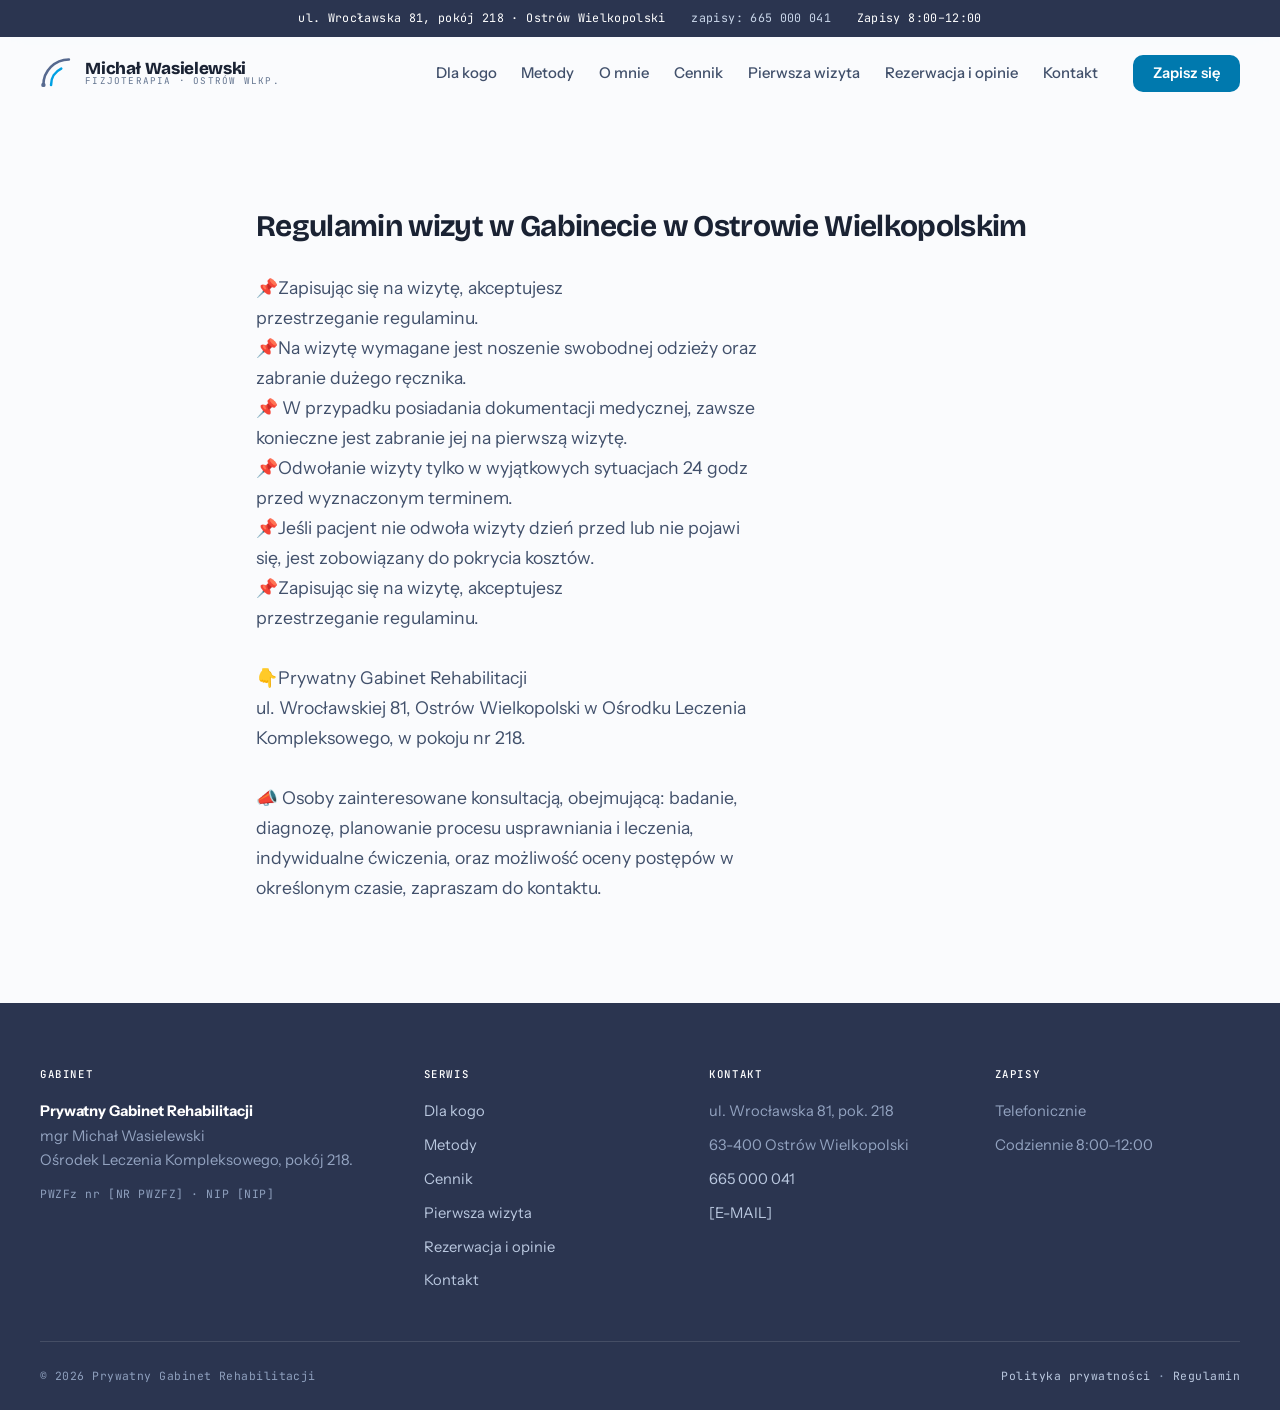
<file: regulamin.html>
<!DOCTYPE html>
<html lang="pl">
<head>
<meta charset="utf-8">
<meta name="viewport" content="width=device-width, initial-scale=1">

<title>Regulamin wizyt – Prywatny Gabinet Rehabilitacji, Ostrów Wielkopolski</title>
<meta name="description" content="Regulamin wizyt w Prywatnym Gabinecie Rehabilitacji przy ul. Wrocławskiej 81 w Ostrowie Wielkopolskim. Zasady zapisów, przygotowania do wizyty i odwoływania terminów.">
<link rel="canonical" href="https://[DOMENA]/regulamin.html">

<!-- Regulamin nie powinien konkurować w wynikach z podstronami ofertowymi -->
<meta name="robots" content="index, follow">

<meta property="og:type" content="article">
<meta property="og:locale" content="pl_PL">
<meta property="og:title" content="Regulamin wizyt – Prywatny Gabinet Rehabilitacji">
<meta property="og:description" content="Zasady zapisów, przygotowania do wizyty i odwoływania terminów.">
<meta property="og:url" content="https://[DOMENA]/regulamin.html">
<meta name="theme-color" content="#3A4763">

<!-- <link rel="icon" href="/favicon.svg" type="image/svg+xml"> -->

<link rel="preconnect" href="https://fonts.googleapis.com">
<link rel="preconnect" href="https://fonts.gstatic.com" crossorigin>
<link href="https://fonts.googleapis.com/css2?family=Bricolage+Grotesque:opsz,wght@12..96,400;12..96,600;12..96,700;12..96,800&family=Instrument+Sans:ital,wght@0,400;0,500;0,600;1,400&family=JetBrains+Mono:wght@400;500;700&display=swap" rel="stylesheet">

<link rel="stylesheet" href="styl.css">

<script>document.documentElement.classList.add('js');</script>
<script src="skrypt.js" defer></script>
</head>

<body>
<a class="skip" href="#main">Przejdź do treści</a>

<!-- ══════════════ PASEK GÓRNY ══════════════ -->
<div class="topbar">
  <div class="wrap">
    <span>ul. Wrocławska 81, pokój 218 · Ostrów Wielkopolski</span>
    <a href="tel:+48665000041">zapisy: 665 000 041</a>
    <span>Zapisy 8:00–12:00</span>
  </div>
</div>

<!-- ══════════════ HEADER ══════════════ -->
<header class="header" id="header">
  <div class="wrap">
    <a class="brand" href="index.html" aria-label="Prywatny Gabinet Rehabilitacji — strona główna">
      <svg class="brand-mark" viewBox="0 0 40 40" aria-hidden="true">
        <path d="M4 34 A30 30 0 0 1 34 4" fill="none" stroke="#56698F" stroke-width="3" stroke-linecap="round"/>
        <path d="M13 34 A21 21 0 0 1 25 14.8" fill="none" stroke="#00A0E3" stroke-width="3" stroke-linecap="round"/>
        <circle cx="4" cy="34" r="2.6" fill="#56698F"/>
      </svg>
      <span class="brand-txt">
        <span class="brand-name">Michał Wasielewski</span>
        <span class="brand-sub">Fizjoterapia · Ostrów Wlkp.</span>
      </span>
    </a>

    <nav class="nav" id="nav" aria-label="Menu główne">
      <a href="index.html#dla-kogo">Dla kogo</a>
      <a href="index.html#metody">Metody</a>
      <a href="index.html#o-mnie">O mnie</a>
      <a href="cennik.html">Cennik</a>
      <a href="pierwszawizyta.html">Pierwsza wizyta</a>
      <a href="rezerwacja.html">Rezerwacja i opinie</a>
      <a href="kontakt.html">Kontakt</a>
    </nav>

    <a class="btn btn--primary btn--sm header-cta" href="tel:+48665000041" data-cta="header-regulamin">Zapisz się</a>

    <button class="burger" id="burger" aria-expanded="false" aria-controls="mobileNav" aria-label="Otwórz menu">
      <span></span>
    </button>
  </div>
</header>

<div class="mobile-nav" id="mobileNav">
  <div class="wrap">
    <a href="index.html#dla-kogo">Dla kogo</a>
    <a href="index.html#metody">Metody</a>
    <a href="index.html#o-mnie">O mnie</a>
    <a href="cennik.html">Cennik</a>
    <a href="pierwszawizyta.html">Pierwsza wizyta</a>
    <a href="rezerwacja.html">Rezerwacja i opinie</a>
    <a href="kontakt.html">Kontakt</a>
    <a class="btn btn--primary btn--block" href="tel:+48665000041">Zapisz się: 665 000 041</a>  s
  </div>
</div>

<main id="main">

<section style="display: grid; grid-template-columns: 20% 80%; height: 40%; margin-top: 100px; margin-bottom: 100px;">
  <div></div>
  <div>
      <h2 id="h2regulamin">Regulamin wizyt w Gabinecie w Ostrowie Wielkopolskim</h2>
    <div id="textdolewejdochuja">
    <p id="paragrafregulamin"><br>📌Zapisując się na wizytę, akceptujesz przestrzeganie regulaminu.</p>
    <p id="paragrafregulamin">📌Na wizytę wymagane jest noszenie swobodnej odzieży oraz zabranie dużego ręcznika.</p>
    <p id="paragrafregulamin">📌 W przypadku posiadania dokumentacji medycznej, zawsze konieczne jest zabranie jej na pierwszą wizytę.</p>
    <p id="paragrafregulamin">📌Odwołanie wizyty tylko w wyjątkowych sytuacjach 24 godz przed wyznaczonym  terminem.</p>
    <p id="paragrafregulamin">📌Jeśli pacjent nie odwoła wizyty dzień przed  lub nie  pojawi się, jest zobowiązany do pokrycia kosztów.</p>
    <p id="paragrafregulamin">📌Zapisując się na wizytę, akceptujesz przestrzeganie regulaminu.</p>
    <p id="paragrafregulamin"><br>👇Prywatny Gabinet Rehabilitacji<br>
    ul. Wrocławskiej 81, Ostrów Wielkopolski w Ośrodku Leczenia Kompleksowego, w pokoju nr 218.</p>
  <p id="paragrafregulamin"><br>📣 Osoby zainteresowane konsultacją, obejmującą: badanie, diagnozę, planowanie procesu usprawniania i leczenia, indywidualne ćwiczenia, oraz możliwość oceny postępów w określonym czasie, zapraszam do kontaktu.</p>    </div>

  </div>


</section>

</section>

</main>

<!-- ══════════════ STOPKA ══════════════ -->
<footer class="footer">
  <div class="wrap">
    <div class="footer-grid">
      <div class="footer-brand">
        <h4>Gabinet</h4>
        <p><strong style="color:#fff">Prywatny Gabinet Rehabilitacji</strong><br>mgr Michał Wasielewski<br>Ośrodek Leczenia Kompleksowego, pokój 218.</p>
        <p class="footer-pwz">PWZFz nr [NR PWZFZ] · NIP [NIP]</p>
      </div>
      <div>
        <h4>Serwis</h4>
        <ul>
          <li><a href="index.html#dla-kogo">Dla kogo</a></li>
          <li><a href="index.html#metody">Metody</a></li>
          <li><a href="cennik.html">Cennik</a></li>
          <li><a href="pierwszawizyta.html">Pierwsza wizyta</a></li>
          <li><a href="rezerwacja.html">Rezerwacja i opinie</a></li>
          <li><a href="kontakt.html">Kontakt</a></li>
        </ul>
      </div>
      <div>
        <h4>Kontakt</h4>
        <ul>
          <li>ul. Wrocławska 81, pok. 218</li>
          <li>63-400 Ostrów Wielkopolski</li>
          <li><a href="tel:+48665000041">665 000 041</a></li>
          <li><a href="mailto:[E-MAIL]">[E-MAIL]</a></li>
        </ul>
      </div>
      <div>
        <h4>Zapisy</h4>
        <ul>
          <li>Telefonicznie</li>
          <li>Codziennie 8:00–12:00</li>
        </ul>
      </div>
    </div>

    <div class="footer-bottom">
      <span>© <span id="year">2026</span> Prywatny Gabinet Rehabilitacji</span>
      <span><a href="polityka-prywatnosci.html">Polityka prywatności</a> · <a href="regulamin.html" aria-current="page">Regulamin</a></span>
    </div>
  </div>
</footer>

<!-- ══════════════ STICKY CTA MOBILE ══════════════ -->
<div class="mobile-cta">
  <a class="btn btn--primary" href="tel:+48665000041" data-cta="sticky-mobile-regulamin">Zapisz się</a>
  <a class="btn btn--ghost" href="cennik.html" style="background:#fff">Cennik</a>
</div>


</body>
</html>
</file>
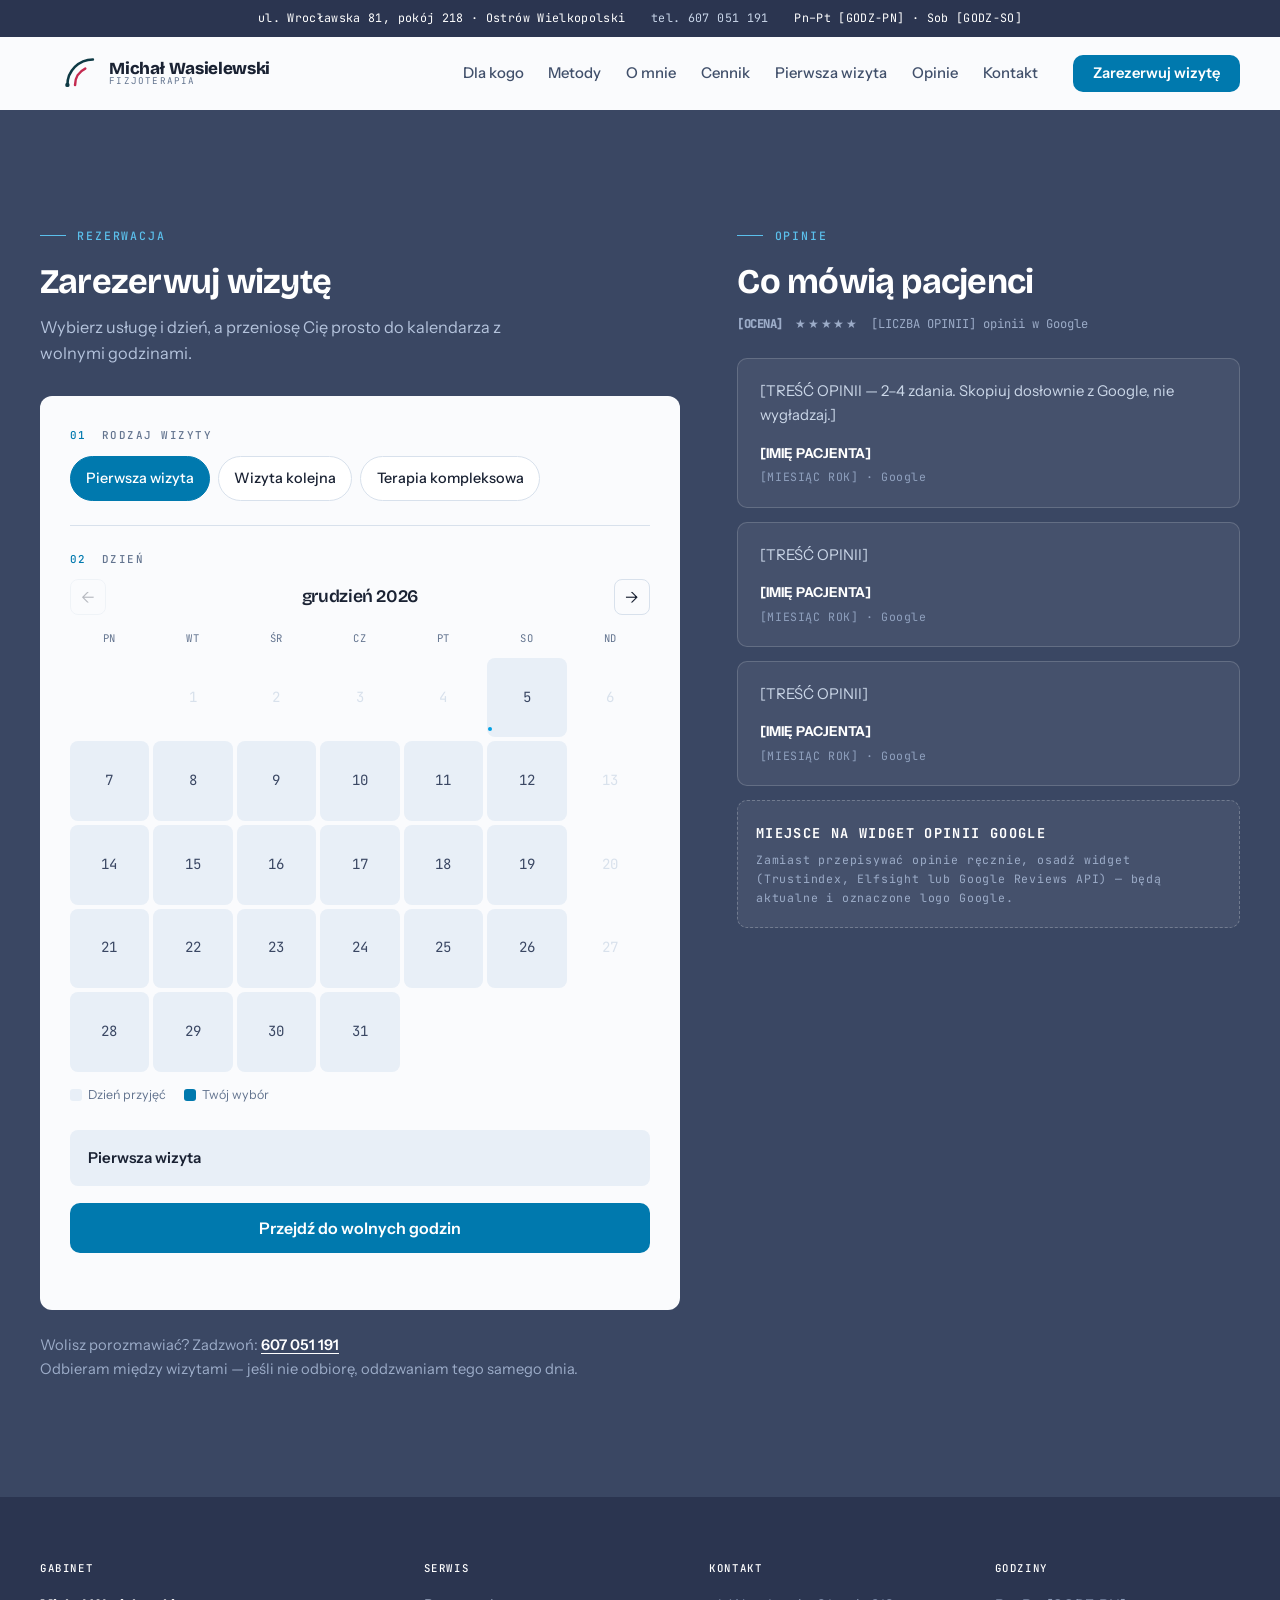
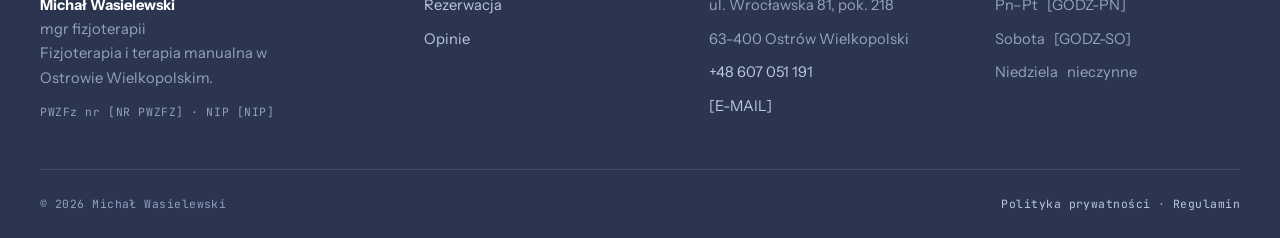
<file: REZERWACJAOPINIE.html>
<!DOCTYPE html>
<html lang="pl">
<head>
<meta charset="utf-8">
<meta name="viewport" content="width=device-width, initial-scale=1">
<link rel="stylesheet" href="styl.css">


<!-- ══ SEO ══════════════════════════════════════════════════════════════
     UZUPEŁNIONE: imię i nazwisko, tytuł, miasto, adres, telefon.
     DO UZUPEŁNIENIA: ceny i czasy wizyt, godziny otwarcia, link Booksy,
     opinie, nazwa gabinetu, domena, PWZFz, NIP, e-mail.
     ════════════════════════════════════════════════════════════════════ -->
<title>Fizjoterapeuta Ostrów Wielkopolski – Michał Wasielewski | Terapia manualna</title>
<meta name="description" content="Fizjoterapia i terapia manualna w Ostrowie Wielkopolskim, ul. Wrocławska 81. Holistyczne podejście — szukam przyczyny, nie tylko bolącego miejsca. Tel. 607 051 191">
<link rel="canonical" href="https://[DOMENA]/">

<meta property="og:type" content="website">
<meta property="og:locale" content="pl_PL">
<meta property="og:title" content="Fizjoterapeuta Ostrów Wielkopolski – Michał Wasielewski">
<meta property="og:description" content="Terapia manualna, tkanek miękkich, pinoterapia, IASTM. Ostrów Wielkopolski, ul. Wrocławska 81, pokój 218.">
<meta property="og:url" content="https://[DOMENA]/">
<meta property="og:image" content="https://[DOMENA]/img/og.jpg">
<meta name="theme-color" content="#0E3A45">

<!-- <link rel="icon" href="/favicon.svg" type="image/svg+xml"> -->

<link rel="preconnect" href="https://fonts.googleapis.com">
<link rel="preconnect" href="https://fonts.gstatic.com" crossorigin>
<link href="https://fonts.googleapis.com/css2?family=Bricolage+Grotesque:opsz,wght@12..96,400;12..96,600;12..96,700;12..96,800&family=Instrument+Sans:ital,wght@0,400;0,500;0,600;1,400&family=JetBrains+Mono:wght@400;500;700&display=swap" rel="stylesheet">

<link rel="stylesheet" href="styl.css">

<script>document.documentElement.classList.add('js');</script>

<!-- JS w osobnych plikach. `defer` = wykonanie po zbudowaniu DOM,
     więc żaden element nie zostanie pominięty. Ta podstrona nie ma
     kalendarza, więc kalendarz.js nie jest tu dołączany.            -->
<script src="skrypt.js" defer></script>
<script src="kalendarz.js" defer></script>
</head>

<body>
<a class="skip" href="#main">Przejdź do treści</a>

<!-- ══════════════ PASEK GÓRNY ══════════════ -->
<div class="topbar">
  <div class="wrap">
    <span>ul. Wrocławska 81, pokój 218 · Ostrów Wielkopolski</span>
    <a href="tel:+48607051191">tel. 607 051 191</a>
    <span>Pn–Pt [GODZ-PN] · Sob [GODZ-SO]</span>
  </div>
</div>

<!-- ══════════════ HEADER ══════════════ -->
<header class="header" id="header">
   <a href="index.html">
  <div class="wrap">
    <a class="brand" href="index.html" aria-label="Michał Wasielewski · Fizjoterapia — strona główna">
      <svg class="brand-mark" viewBox="0 0 40 40" aria-hidden="true">
        <path d="M4 34 A30 30 0 0 1 34 4" fill="none" stroke="#0E3A45" stroke-width="3" stroke-linecap="round"/>
        <path d="M13 34 A21 21 0 0 1 25 14.8" fill="none" stroke="#C42A50" stroke-width="3" stroke-linecap="round"/>
        <circle cx="4" cy="34" r="2.6" fill="#0E3A45"/>
      </svg>
      <span class="brand-txt">
       
        <span class="brand-name">Michał Wasielewski</span>
        <span class="brand-sub">Fizjoterapia</span>
      </span>
      </a>
    </a>
    <!-- Menu zawiera wyłącznie sekcje, które istnieją na stronie.
         Gdy przywrócisz kolejne, dopisz je tutaj i w menu mobilnym:
         <a href="#dla-kogo">Dla kogo</a>   <a href="#metody">Metody</a>
         <a href="#o-mnie">O mnie</a>       <a href="#przebieg">Przebieg wizyty</a>
         <a href="#cennik">Cennik</a>       <a href="#pierwsza-wizyta">Pierwsza wizyta</a>
         <a href="#kontakt">Kontakt</a>                                        -->
    <nav class="nav" id="nav" aria-label="Menu główne">
    </a>

    <nav class="nav" id="nav" aria-label="Menu główne">
      <a href="dlakogo.html">Dla kogo</a>
      <a href="metody.html">Metody</a>
      <a href="omnie.html">O mnie</a>
      <a href="cennik.html">Cennik</a>
      <a href="pierwszawizyta.html">Pierwsza wizyta</a>
      <a href="REZERWACJAOPINIE.html">Opinie</a>
      <a href="kontakt.html">Kontakt</a>
    </nav>
    </nav>

    <a class="btn btn--primary btn--sm header-cta" href="REZERWACJAOPINIE.html" target="_blank" rel="noopener" data-cta="header">Zarezerwuj wizytę</a>

    <button class="burger" id="burger" aria-expanded="false" aria-controls="mobileNav" aria-label="Otwórz menu">
      <span></span>
    </button>
  </div>
</header>

<div class="mobile-nav" id="mobileNav">
  <div class="wrap">
    <a href="#rezerwacja">Rezerwacja</a>
    <a href="#opinie">Opinie</a>
    <a class="btn btn--primary btn--block" href="[LINK BOOKSY]" target="_blank" rel="noopener">Zarezerwuj wizytę</a>
  </div>
</div>

<main id="main">

<!-- ══════════════ REZERWACJA + OPINIE — dwie kolumny ══════════════ -->
<section class="section section--petrol" id="rezerwacja">
  <div class="wrap book-grid">

    <!-- ─── KOLUMNA LEWA: kalendarz ─── -->
    <div class="book-col">
      <p class="eyebrow eyebrow--light">Rezerwacja</p>
      <h2>Zarezerwuj wizytę</h2>
      <p class="book-lede">Wybierz usługę i dzień, a przeniosę Cię prosto do kalendarza z wolnymi godzinami.</p>

      <div class="cal">
        <div class="cal-block">
          <span class="cal-lbl"><b>01</b> Rodzaj wizyty</span>
          <div class="pills" id="calServices" role="group" aria-label="Rodzaj wizyty"></div>
        </div>

        <div class="cal-block">
          <span class="cal-lbl"><b>02</b> Dzień</span>
          <div class="cal-nav">
            <button class="cal-arrow" id="calPrev" aria-label="Poprzedni miesiąc">&larr;</button>
            <span class="cal-month" id="calMonth" aria-live="polite"></span>
            <button class="cal-arrow" id="calNext" aria-label="Następny miesiąc">&rarr;</button>
          </div>
          <div class="cal-grid" id="calGrid" role="group" aria-label="Kalendarz — dni przyjęć"></div>
          <div class="cal-legend">
            <span><i class="cal-key" aria-hidden="true"></i> Dzień przyjęć</span>
            <span><i class="cal-key busy" aria-hidden="true"></i> Twój wybór</span>
          </div>
        </div>

        <div class="cal-sum" id="calSum" aria-live="polite"></div>
        <div class="cal-go">
          <button class="btn btn--primary btn--block" id="calGo" data-cta="kalendarz">Przejdź do wolnych godzin</button>
        </div>
        <p class="cal-msg" id="calMsg" role="status" aria-live="polite"></p>
      </div>

      <!-- ══ OFICJALNY WIDGET BOOKSY ══
           Panel Booksy → Ustawienia biznesu → Rezerwacje online → Twoja strona
           → „Kopiuj do schowka". Wklej otrzymany skrypt DOKŁADNIE tutaj.
           Kalendarz powyżej wykryje go automatycznie i będzie otwierał
           okno Booksy na tej stronie zamiast w nowej karcie. -->

      <p class="booking-alt">
        Wolisz porozmawiać? Zadzwoń: <a href="tel:+48607051191">607 051 191</a><br>
        Odbieram między wizytami — jeśli nie odbiorę, oddzwaniam tego samego dnia.
      </p>
    </div>

    <!-- ─── KOLUMNA PRAWA: opinie ─── -->
    <aside class="book-col" id="opinie" aria-labelledby="opinieTytul">
      <p class="eyebrow eyebrow--light">Opinie</p>
      <h2 id="opinieTytul">Co mówią pacjenci</h2>

      <div class="rating">
        <span class="rating-n">[OCENA]</span>
        <span class="stars" aria-hidden="true">★★★★★</span>
        <span>[LICZBA OPINII] opinii w Google</span>
      </div>

      <div class="reviews reviews--stack">
        <article class="review">
          <blockquote>[TREŚĆ OPINII — 2–4 zdania. Skopiuj dosłownie z Google, nie wygładzaj.]</blockquote>
          <footer><b>[IMIĘ PACJENTA]</b>[MIESIĄC ROK] · Google</footer>
        </article>
        <article class="review">
          <blockquote>[TREŚĆ OPINII]</blockquote>
          <footer><b>[IMIĘ PACJENTA]</b>[MIESIĄC ROK] · Google</footer>
        </article>
        <article class="review">
          <blockquote>[TREŚĆ OPINII]</blockquote>
          <footer><b>[IMIĘ PACJENTA]</b>[MIESIĄC ROK] · Google</footer>
        </article>
      </div>

      <div class="widget-slot">
        <b>Miejsce na widget opinii Google</b>
        Zamiast przepisywać opinie ręcznie, osadź widget (Trustindex, Elfsight
        lub Google Reviews API) — będą aktualne i oznaczone logo Google.
      </div>
    </aside>

  </div>
</section>

</main>

<!-- ══════════════ STOPKA ══════════════ -->
<footer class="footer">
  <div class="wrap">
    <div class="footer-grid">
      <div class="footer-brand">
        <h4>Gabinet</h4>
        <p><strong style="color:#fff">Michał Wasielewski</strong><br>mgr fizjoterapii<br>Fizjoterapia i terapia manualna w Ostrowie Wielkopolskim.</p>
        <p class="footer-pwz">PWZFz nr [NR PWZFZ] · NIP [NIP]</p>
      </div>
      <div>
        <h4>Serwis</h4>
        <ul>
          <li><a href="#rezerwacja">Rezerwacja</a></li>
          <li><a href="#opinie">Opinie</a></li>
        </ul>
      </div>
      <div>
        <h4>Kontakt</h4>
        <ul>
          <li>ul. Wrocławska 81, pok. 218</li>
          <li>63-400 Ostrów Wielkopolski</li>
          <li><a href="tel:+48607051191">+48 607 051 191</a></li>
          <li><a href="mailto:[E-MAIL]">[E-MAIL]</a></li>
        </ul>
      </div>
      <div>
        <h4>Godziny</h4>
        <ul>
          <li>Pn–Pt &nbsp; [GODZ-PN]</li>
          <li>Sobota &nbsp; [GODZ-SO]</li>
          <li>Niedziela &nbsp; nieczynne</li>
        </ul>
      </div>
    </div>

    <div class="footer-bottom">
      <span>© <span id="year">2026</span> Michał Wasielewski</span>
      <span><a href="/polityka-prywatnosci">Polityka prywatności</a> · <a href="/regulamin">Regulamin</a></span>
    </div>
  </div>
</footer>


</body>
</html>
</file>
<file: styl.css>
/* ╔═════════════════════════════════════════════════════════════════════╗
   ║  ARKUSZ STYLÓW — GABINET FIZJOTERAPII, OSTRÓW WIELKOPOLSKI          ║
   ║  Jeden plik dla wszystkich podstron.                                ║
   ╚═════════════════════════════════════════════════════════════════════╝

   ┌─ MAPA PLIKU ───────────────────────────────────────────────────────┐
   │                                                                     │
   │  CZĘŚĆ 1   FUNDAMENT              wszystkie podstrony              │
   │  CZĘŚĆ 2   SZKIELET STRONY        wszystkie podstrony              │
   │  CZĘŚĆ 3   KOMPONENTY WSPÓLNE     używane na 2+ podstronach        │
   │  CZĘŚĆ 4   index.html             strona główna                    │
   │  CZĘŚĆ 5   cennik.html                                             │
   │  CZĘŚĆ 6   pierwszawizyta.html                                     │
   │  CZĘŚĆ 7   rezerwacja.html        kalendarz + opinie               │
   │  CZĘŚĆ 8   kontakt.html           mapa, formularz, godziny         │
   │  CZĘŚĆ 9   regulamin.html         + polityka-prywatnosci.html      │
   │  CZĘŚĆ 10  POMOCNICZE             drobne klasy do doraźnych zmian  │
   │  CZĘŚĆ 11  DO MIGRACJI            ręczne dopiski — usuń po zmianie │
   │                                                                     │
   └─────────────────────────────────────────────────────────────────────┘

   ┌─ GDZIE SZUKAĆ DANEJ KLASY ─────────────────────────────────────────┐
   │                                                                     │
   │  .about .arc .card .claim .facts .goals .grid-3 .hero .portrait     │
   │  .pull .split .steps .trust                        →  CZĘŚĆ 4      │
   │                                                                     │
   │  .price-wrap .p-name .p-cost .p-time .price-meta .tag               │
   │  table.price tr.is-featured                        →  CZĘŚĆ 5      │
   │                                                                     │
   │  .prep .prep-item                                  →  CZĘŚĆ 6      │
   │                                                                     │
   │  .book-grid .book-col .booking .cal .cal-day .pill                  │
   │  .rating .review .reviews .stars                   →  CZĘŚĆ 7      │
   │                                                                     │
   │  .addr .contact .field .form .hours .info-list .map                 │
   │  .consent .form-status                             →  CZĘŚĆ 8      │
   │                                                                     │
   │  .doc .doc-body .doc-meta .doc-toc .rules          →  CZĘŚĆ 9      │
   │                                                                     │
   └─────────────────────────────────────────────────────────────────────┘

   ┌─ ZASADY PRACY Z TYM PLIKIEM ───────────────────────────────────────┐
   │                                                                     │
   │  1. Nowy styl dopisuj do CZĘŚCI odpowiadającej podstronie,          │
   │     nie na koniec pliku.                                            │
   │  2. Używaj klas (.nazwa), nie identyfikatorów (#nazwa).             │
   │     Identyfikator ma specyficzność 1,0,0 i blokuje nadpisanie.      │
   │  3. Kolory bierz ze zmiennych --nazwa, nie wpisuj wartości HEX.     │
   │  4. Rozmiary tekstu: clamp(min, płynne, max) zamiast stałych px.    │
   │  5. Do układu używaj grid albo flex. Bez float.                     │
   │                                                                     │
   └─────────────────────────────────────────────────────────────────────┘ */


/* ╔═════════════════════════════════════════════════════════════════════╗
   ║  CZĘŚĆ 1 — FUNDAMENT                                                ║
   ║  Ładowane na każdej podstronie. Tu nic nie usuwaj.                  ║
   ╚═════════════════════════════════════════════════════════════════════╝ */

/* ─── 1.1 · Kolory, kroje, wymiary ────────────────────────────────────
   PALETA OPARTA NA DWÓCH KOLORACH BAZOWYCH:
     #56698F  (R86 G105 B143)  — stalowy błękit, kolor marki
     #00A0E3  (R0 G160 B227)   — jasny błękit, kolor akcentu

   UWAGA: #00A0E3 z białym tekstem daje kontrast 2,94:1, czyli poniżej
   wymaganych przez WCAG AA 4,5:1. Dlatego przyciski używają --accent-d
   (#0079AE, 4,83:1) — ten sam odcień, tylko przyciemniony. Czysty
   #00A0E3 pojawia się tam, gdzie kontrast na to pozwala: obramowania,
   ikony, łuk w hero, pierścień focusa.                                */
:root{
  /* Kolory bazowe */
  --slate:#56698F;        /* marka, akcenty na jasnym tle              */
  --accent:#00A0E3;       /* akcent, obramowania, focus                */
  --accent-d:#0079AE;     /* przyciski z białym tekstem      4,83:1    */
  --accent-dd:#005E88;    /* hover przycisku                 7,10:1    */

  /* Tła i linie */
  --paper:#FAFBFD;        /* tło strony                                */
  --mist:#E8EFF7;         /* sekcje przełamujące, tło zdjęcia          */
  --mist-2:#D5E1EE;       /* ramki paneli                              */
  --line:#D8E1EC;         /* separatory, obramowania pól               */

  /* Ciemne powierzchnie */
  --petrol:#3A4763;       /* ciemne sekcje       biały tekst 9,29:1    */
  --petrol-d:#2B3550;     /* stopka, pasek górny            12,16:1    */
  --ink:#1A2233;          /* nagłówki, sekcja CTA           15,40:1    */

  /* Tekst */
  --body:#41506B;         /* akapity                         7,88:1    */
  --muted:#63748F;        /* podpisy, dane techniczne        4,60:1    */

  /* Aliasy — nazwy używane w regułach poniżej */
  --tape:var(--accent-d);
  --tape-d:var(--accent-dd);
  --tape-b:#5BC0EC;       /* jasny akcent na ciemnym tle     4,51:1    */
  --tape-s:#E4F4FC;       /* delikatne wypełnienie, np. wiersz cennika */

  /* Kroje pisma */
  --display:'Bricolage Grotesque',ui-sans-serif,system-ui,sans-serif;
  --sans:'Instrument Sans',ui-sans-serif,system-ui,-apple-system,sans-serif;
  --mono:'JetBrains Mono',ui-monospace,'SF Mono',Menlo,monospace;

  /* Wymiary */
  --wrap:1200px;                      /* maksymalna szerokość treści   */
  --sec:clamp(4.5rem,9vw,8rem);       /* odstęp między sekcjami        */
  --r:10px;                           /* zaokrąglenie narożników       */
  --header-h:72px;                    /* wysokość przyklejonego menu   */
}

/* ─── 1.2 · Reset ─────────────────────────────────────────────────── */
*,*::before,*::after{box-sizing:border-box}
*{margin:0}
html{-webkit-text-size-adjust:100%;scroll-behavior:smooth;scroll-padding-top:calc(var(--header-h) + 16px)}
body{
  font-family:var(--sans);
  font-size:clamp(1rem,.96rem + .18vw,1.125rem);
  line-height:1.7;color:var(--body);background:var(--paper);
  -webkit-font-smoothing:antialiased;overflow-x:hidden;
}
img,svg{display:block;max-width:100%}
a{color:var(--tape);text-decoration-thickness:1px;text-underline-offset:3px}
a:hover{color:var(--tape-d)}
button{font:inherit;color:inherit;cursor:pointer;border:0;background:none}
:focus-visible{outline:2.5px solid var(--accent);outline-offset:3px;border-radius:3px}
@media (prefers-reduced-motion:reduce){
  html{scroll-behavior:auto}
  *,*::before,*::after{animation-duration:.01ms!important;animation-iteration-count:1!important;transition-duration:.01ms!important}
}

/* ─── 1.3 · Typografia ────────────────────────────────────────────── */
h1,h2,h3,h4{font-family:var(--display);color:var(--ink);line-height:1.08;letter-spacing:-.022em;font-weight:700;text-wrap:balance}
h1{font-size:clamp(2.4rem,5.8vw,4.2rem);font-weight:800;letter-spacing:-.035em}
h2{font-size:clamp(1.95rem,3.9vw,3.1rem)}
h3{font-size:clamp(1.12rem,1.5vw,1.32rem);line-height:1.25}
h4{font-size:1.02rem;line-height:1.35}
p{text-wrap:pretty}

/* Nadnagłówek — mała etykieta nad tytułem sekcji */
.eyebrow{
  font-family:var(--mono);font-size:.72rem;font-weight:500;
  letter-spacing:.16em;text-transform:uppercase;color:var(--tape);
  display:flex;align-items:center;gap:.7rem;margin-bottom:1.1rem;
}
.eyebrow::before{content:"";width:26px;height:1px;background:currentColor;flex:none}
.eyebrow--light{color:var(--tape-b)}              /* na ciemnym tle    */
.eyebrow--spacer{visibility:hidden}               /* wyrównanie kolumn */

/* Akapit wprowadzający pod tytułem sekcji */
.lede{font-size:clamp(1.05rem,1.45vw,1.24rem);line-height:1.6;color:var(--body)}

/* Nagłówek sekcji */
.sec-head{max-width:46ch;margin-bottom:clamp(2.5rem,4vw,3.5rem)}
.sec-head p{margin-top:1.1rem}
.sec-head-right{max-width:46ch;margin-bottom:clamp(2.5rem,4vw,3.5rem);margin-left:auto}

/* Nagłówek dwukolumnowy: lewa kolumna do lewej krawędzi, prawa do prawej.
   `max-width:none` znosi limit 46ch z .sec-head — bez tego obie kolumny
   ściskają się w wąskim pasie po lewej stronie sekcji.                */
.sec-head--split{
  max-width:none;
  display:flex;flex-wrap:wrap;
  justify-content:space-between;align-items:flex-start;
  gap:clamp(1.75rem,4vw,4rem);
}
.sec-head--split>*{
  flex:1 1 320px;      /* poniżej ~720px kolumny zawijają się same     */
  min-width:0;
  max-width:46ch;      /* zachowuje komfortową długość wiersza         */
  display:flex;flex-direction:column;
}
.sec-head--split>*+*{align-items:flex-start}

/* ─── 1.4 · Siatka i sekcje ───────────────────────────────────────── */
.wrap{width:min(100% - 2.5rem,var(--wrap));margin-inline:auto}
@media (max-width:600px){.wrap{width:calc(100% - 2rem)}}

.section{padding-block:var(--sec)}
.section--mist{background:var(--mist)}                              /* jasne przełamanie */
.section--petrol{background:var(--petrol);color:#CBD7E8}            /* ciemna sekcja     */
.section--petrol h2,.section--petrol h3{color:#fff}
.section--ink{background:var(--ink);color:#B3C0D6}                  /* najciemniejsza    */
.section--ink h2{color:#fff}

/* ─── 1.5 · Przyciski ─────────────────────────────────────────────── */
.btn{
  display:inline-flex;align-items:center;justify-content:center;gap:.6rem;
  font-family:var(--sans);font-size:1rem;font-weight:600;line-height:1;
  padding:1.05rem 1.9rem;border-radius:var(--r);text-decoration:none;
  transition:background .18s,color .18s,transform .18s,border-color .18s;white-space:nowrap;
}
.btn:active{transform:translateY(1px)}
.btn--primary{background:var(--tape);color:#fff}                    /* główna akcja  */
.btn--primary:hover{background:var(--tape-d);color:#fff}
.btn--ghost{border:1.5px solid var(--line);color:var(--ink);background:transparent}
.btn--ghost:hover{border-color:var(--slate);color:var(--slate);background:#fff}
.btn--onDark{border:1.5px solid rgba(255,255,255,.28);color:#fff}   /* na ciemnym tle */
.btn--onDark:hover{border-color:#fff;background:rgba(255,255,255,.08);color:#fff}
.btn--sm{padding:.72rem 1.25rem;font-size:.92rem}
.btn--block{width:100%}
.btn-row{display:flex;flex-wrap:wrap;gap:.85rem;align-items:center}

/* ─── 1.6 · Dostępność ────────────────────────────────────────────── */
/* Tekst widoczny tylko dla czytników ekranu */
.sr-only{position:absolute;width:1px;height:1px;padding:0;margin:-1px;overflow:hidden;clip:rect(0 0 0 0);white-space:nowrap;border:0}

/* Odnośnik „Przejdź do treści" — pojawia się po naciśnięciu Tab */
.skip{position:absolute;left:1rem;top:-100px;z-index:200;background:var(--tape);color:#fff;padding:.7rem 1.2rem;border-radius:var(--r);text-decoration:none;transition:top .2s}
.skip:focus{top:1rem;color:#fff}


/* ╔═════════════════════════════════════════════════════════════════════╗
   ║  CZĘŚĆ 2 — SZKIELET STRONY                                          ║
   ║  Pasek górny, menu, stopka, belka mobilna, animacja wejścia.        ║
   ║  Obecne na każdej podstronie.                                       ║
   ╚═════════════════════════════════════════════════════════════════════╝ */

/* ─── 2.1 · Pasek górny (adres i telefon) ─────────────────────────── */
.topbar{background:var(--petrol-d);color: white;font-family:var(--mono);font-size:.73rem;letter-spacing:.03em;padding:.55rem 0}
.topbar .wrap{display:flex;gap:1.6rem;flex-wrap:wrap;justify-content:center}
.topbar a{color:#C9D6E9;text-decoration:none}
.topbar a:hover{color:#fff}
@media (max-width:760px){.topbar{display:none}}        /* ukryty na telefonie */

/* ─── 2.2 · Nagłówek przyklejony ──────────────────────────────────── */
.header{
  position:sticky;top:0;z-index:100;background:rgba(250,251,253,.92);
  backdrop-filter:blur(10px);border-bottom:1px solid transparent;
  transition:border-color .25s,box-shadow .25s;
}
.header.is-stuck{border-bottom-color:var(--line);box-shadow:0 6px 24px -18px rgba(58,71,99,.5)}
.header .wrap{display:flex;align-items:center;gap:1.5rem;height:var(--header-h)}

/* ─── 2.3 · Logo ──────────────────────────────────────────────────── */
.brand{display:flex;align-items:center;gap:.7rem;text-decoration:none;margin-right:auto;flex:none}
.brand-mark{width:34px;height:34px;flex:none}
.brand-txt{display:flex;flex-direction:column;line-height:1.05}
.brand-name{font-family:var(--display);font-weight:800;font-size:1.06rem;color:var(--ink);letter-spacing:-.02em}
.brand-sub{font-family:var(--mono);font-size:.58rem;letter-spacing:.13em;text-transform:uppercase;color:var(--muted)}

/* ─── 2.4 · Menu na desktopie ─────────────────────────────────────── */
.nav{display:flex;gap:.2rem}
.nav a{font-size:.93rem;font-weight:500;color:var(--body);text-decoration:none;padding:.5rem .68rem;border-radius:7px;transition:color .16s,background .16s}
.nav a:hover{color:var(--ink);background:var(--mist)}
.nav a.is-active{color:var(--tape)}      /* bieżąca sekcja lub podstrona */
@media (max-width:1080px){.nav{display:none}}

/* ─── 2.5 · Menu mobilne ──────────────────────────────────────────── */
.burger{display:none;width:44px;height:44px;border:1.5px solid var(--line);border-radius:9px;align-items:center;justify-content:center;flex:none}
.burger span{display:block;width:18px;height:1.8px;background:var(--ink);position:relative;transition:background .25s}
.burger span::before,.burger span::after{content:"";position:absolute;left:0;width:18px;height:1.8px;background:var(--ink);transition:transform .25s}
.burger span::before{top:-6px}
.burger span::after{top:6px}
.burger[aria-expanded="true"] span{background:transparent}
.burger[aria-expanded="true"] span::before{transform:translateY(6px) rotate(45deg)}
.burger[aria-expanded="true"] span::after{transform:translateY(-6px) rotate(-45deg)}
@media (max-width:1080px){.burger{display:flex}.header-cta{display:none}}

.mobile-nav{
  position:fixed;inset:var(--header-h) 0 0;z-index:99;background:var(--paper);
  padding:1.5rem 0 6rem;overflow-y:auto;
  transform:translateY(-8px);opacity:0;pointer-events:none;transition:opacity .22s,transform .22s;
}
.mobile-nav.is-open{opacity:1;transform:none;pointer-events:auto}
.mobile-nav a{display:block;font-family:var(--display);font-size:1.42rem;font-weight:600;color:var(--ink);text-decoration:none;padding:.85rem 0;border-bottom:1px solid var(--line)}
.mobile-nav .btn{margin-top:1.8rem}

/* ─── 2.6 · Stopka ────────────────────────────────────────────────── */
.footer{background:var(--petrol-d);color:#93A3C0;padding-block:clamp(3rem,5vw,4.5rem) 0;font-size:.92rem}
.footer-grid{display:grid;grid-template-columns:1.4fr 1fr 1fr 1fr;gap:2.5rem}
@media (max-width:860px){.footer-grid{grid-template-columns:1fr 1fr}}
@media (max-width:520px){.footer-grid{grid-template-columns:1fr}}
.footer h4{color:#fff;font-family:var(--mono);font-size:.67rem;font-weight:500;letter-spacing:.15em;text-transform:uppercase;margin-bottom:1.1rem}
.footer a{color:#BAC8DF;text-decoration:none}
.footer a:hover{color:#fff;text-decoration:underline}
.footer ul{list-style:none;padding:0;margin:0;display:grid;gap:.55rem}
.footer-brand p{margin-top:.8rem;line-height:1.65;max-width:34ch}
.footer-pwz{font-family:var(--mono);font-size:.71rem;letter-spacing:.05em;margin-top:1rem;color:#8FA0BE}
.footer-bottom{margin-top:3rem;padding:1.5rem 0;border-top:1px solid rgba(255,255,255,.12);display:flex;flex-wrap:wrap;gap:.6rem 1.5rem;justify-content:space-between;font-family:var(--mono);font-size:.71rem;letter-spacing:.04em;color:#8FA0BE}

/* ─── 2.7 · Belka akcji na telefonie ──────────────────────────────── */
/* Przyklejona do dołu ekranu. Zwykle najskuteczniejszy przycisk na stronie. */
.mobile-cta{
  position:fixed;left:0;right:0;bottom:0;z-index:95;display:none;gap:.6rem;
  padding:.7rem .9rem calc(.7rem + env(safe-area-inset-bottom));
  background:rgba(250,251,253,.96);backdrop-filter:blur(10px);border-top:1px solid var(--line);
}
.mobile-cta .btn{flex:1;padding:.95rem 1rem;font-size:.95rem}
@media (max-width:760px){.mobile-cta{display:flex}body{padding-bottom:78px}}

/* ─── 2.8 · Animacja wejścia sekcji ───────────────────────────────── */
/* Element z klasą .reveal jest ukryty, dopóki skrypt.js nie doda .is-in. */
.js .reveal{opacity:0;transform:translateY(18px);transition:opacity .65s cubic-bezier(.22,.85,.3,1),transform .65s cubic-bezier(.22,.85,.3,1)}
.js .reveal.is-in{opacity:1;transform:none}
@media (prefers-reduced-motion:reduce){.js .reveal{opacity:1;transform:none}}


/* ╔═════════════════════════════════════════════════════════════════════╗
   ║  CZĘŚĆ 3 — KOMPONENTY WSPÓLNE                                       ║
   ║  Używane na więcej niż jednej podstronie.                           ║
   ╚═════════════════════════════════════════════════════════════════════╝ */

/* ─── 3.1 · Ramka z uwagą ─────────────────────────────────────────────
   Gdzie: index.html (pod metodami), regulamin.html (§6)               */
.note{margin-top:1.6rem;font-size:.95rem;color:var(--muted);border-left:2px solid var(--accent);padding-left:1.1rem}

/* ─── 3.2 · Ramka ostrzegawcza ────────────────────────────────────────
   Gdzie: kontakt.html (RODO przy formularzu), regulamin.html (opłata)  */
.warn{background:var(--tape-s);border-radius:8px;padding:.9rem 1.1rem;font-size:.86rem;line-height:1.55;color:var(--ink)}

/* ─── 3.3 · Miejsce na zdjęcie ────────────────────────────────────────
   Placeholder do podmiany na <img>. Gdzie: index.html (sekcja O mnie)  */
.photo{
  background:#fff;border:1px dashed var(--mist-2);border-radius:var(--r);
  display:grid;place-content:center;text-align:center;padding:2rem 1.25rem;color:var(--muted);
  font-family:var(--mono);font-size:.68rem;letter-spacing:.11em;text-transform:uppercase;
}
.photo b{display:block;color:var(--slate);font-size:.78rem;margin-bottom:.4rem;letter-spacing:.08em}
.photo--portrait{aspect-ratio:3/4}

/* ─── 3.4 · Miejsce na widget zewnętrzny ──────────────────────────────
   Gdzie: rezerwacja.html (Booksy, opinie Google)                       */
.widget-slot{
  border:1px dashed var(--mist-2);border-radius:var(--r);background:var(--mist);
  padding:2.4rem 1.5rem;text-align:center;color:var(--muted);
  font-family:var(--mono);font-size:.75rem;letter-spacing:.07em;line-height:1.8;
}
.widget-slot b{display:block;color:var(--slate);font-size:.85rem;margin-bottom:.5rem;letter-spacing:.1em;text-transform:uppercase}
.section--petrol .widget-slot{background:rgba(255,255,255,.06);border-color:rgba(255,255,255,.24);color:#9CACC8}
.section--petrol .widget-slot b{color:#fff}

/* ─── 3.5 · Akordeon pytań ────────────────────────────────────────────
   Zbudowany na <details>/<summary> — działa też bez JavaScriptu.
   Gdzie: index.html, kontakt.html                                      */
.faq{max-width:860px;margin-inline:auto;border-top:1px solid var(--line)}
.faq details{border-bottom:1px solid var(--line)}
.faq summary{
  list-style:none;cursor:pointer;padding:1.35rem 3rem 1.35rem 0;position:relative;
  font-family:var(--display);font-weight:600;font-size:clamp(1.02rem,1.5vw,1.15rem);
  color:var(--ink);line-height:1.4;transition:color .18s;
}
.faq summary::-webkit-details-marker{display:none}
.faq summary:hover{color:var(--tape)}
.faq summary::after{content:"";position:absolute;right:.35rem;top:1.75rem;width:13px;height:13px;border-right:2px solid var(--accent);border-bottom:2px solid var(--accent);transform:rotate(45deg);transition:transform .22s}
.faq details[open] summary::after{transform:rotate(-135deg);top:1.95rem}
.faq-a{padding:0 3rem 1.5rem 0;font-size:.97rem;line-height:1.7}

/* ─── 3.6 · Sekcja domykająca z wezwaniem do działania ────────────────
   Gdzie: index.html, może trafić na dowolną podstronę                  */
.final{text-align:center;max-width:680px;margin-inline:auto}
.final .btn-row{justify-content:center;margin-top:2rem}
.final p{margin-top:1.2rem;color:#9CA9C5}


/* ╔═════════════════════════════════════════════════════════════════════╗
   ║  CZĘŚĆ 4 — index.html  ·  STRONA GŁÓWNA                             ║
   ╚═════════════════════════════════════════════════════════════════════╝ */

/* ─── 4.1 · Sekcja powitalna ──────────────────────────────────────── */
.hero{padding-block:clamp(2.75rem,5.5vw,5rem) clamp(3.5rem,7vw,6.5rem);overflow:hidden}
.hero .wrap{display:grid;grid-template-columns:1.08fr .92fr;gap:clamp(2rem,5vw,4.5rem);align-items:center}
@media (max-width:920px){.hero .wrap{grid-template-columns:1fr;gap:2.75rem}}
.hero h1{margin-bottom:1.4rem}
.hero h1 em{font-style:normal;color:var(--tape)}     /* wyróżniony fragment */
.hero .lede{max-width:47ch;margin-bottom:2.1rem}
.hero .btn-row{margin-bottom:2.2rem}

/* Pasek zaufania pod przyciskami */
.trust{
  display:flex;flex-wrap:wrap;gap:.55rem 1.5rem;
  font-family:var(--mono);font-size:.75rem;letter-spacing:.04em;color:var(--muted);
  border-top:1px solid var(--line);padding-top:1.2rem;
}
.trust b{color:var(--ink);font-weight:700}

/* ─── 4.2 · Łuk goniometru — znak rozpoznawczy strony ─────────────────
   Odwzorowuje narzędzie do pomiaru zakresu ruchu. Rysuje się przy
   wczytaniu strony. Występuje tylko tutaj — to celowe.                */
.hero-visual{position:relative}
.arc{position:absolute;left:-16%;bottom:-8%;width:76%;max-width:430px;height:auto;pointer-events:none;color:var(--slate);z-index:0}
.arc-path{fill:none;stroke:currentColor;stroke-width:1.4;opacity:.35;stroke-dasharray:613;stroke-dashoffset:613;animation:sweep 1.7s .25s cubic-bezier(.22,.85,.3,1) forwards}
.arc line{stroke:currentColor;stroke-width:1.4;opacity:0;animation:tickIn .5s forwards}
.arc line.major{stroke-width:2;stroke:var(--accent);animation-name:tickInMajor}
.arc text{font-family:var(--mono);font-size:15px;fill:var(--muted);opacity:0;animation:tickIn .6s 1.5s forwards}
.arc-label{font-size:13px!important;fill:var(--tape)!important;letter-spacing:1.5px}
@keyframes sweep{to{stroke-dashoffset:0}}
@keyframes tickIn{to{opacity:.55}}
@keyframes tickInMajor{to{opacity:1}}
@media (prefers-reduced-motion:reduce){
  .arc-path{stroke-dashoffset:0}
  .arc line{opacity:.55}
  .arc line.major{opacity:1}
  .arc text{opacity:.55}
}

/* ─── 4.3 · Portret w sekcji powitalnej ─────────────────────────────── */
.portrait {
  position: relative;
  z-index: 2;
  width: 86%;
  margin-left: auto;
  background: var(--mist);
  border: 1px solid var(--mist-2);
  border-radius: var(--r);
  overflow: hidden;
  box-shadow: 0 32px 60px -46px rgba(58, 71, 99, .75);
}

.portrait img {
  width: 100%;
  height: auto;
  display: block;
  /* Łagodne przejście do czarno-białego */
  transition: filter 0.6s cubic-bezier(0.16, 1, 0.3, 1);
}

.portrait figcaption {
  position: absolute;
  left: 0;
  right: 0;
  bottom: 0;
  padding: 3rem 1.3rem 1rem;
  background: linear-gradient(to top, rgba(43, 53, 80, 0.95) 20%, rgba(43, 53, 80, 0));
  font-family: var(--mono);
  font-size: .68rem;
  letter-spacing: .1em;
  text-transform: uppercase;
  color: #CDD9EA;
}

.portrait figcaption b {
  display: block;
  font-family: var(--sans);
  font-size: .98rem;
  letter-spacing: 0;
  text-transform: none;
  color: #fff;
  margin-bottom: .12rem;
}

.portrait figcaption .sub-title {
  display: block;
  margin-bottom: .6rem;
}

/* ─── EFEKT CZARNO-BIAŁY I ODWRACANIE / PISANIE WIELOWIERSZOWE ───────── */

.typing-text-multiline {
  font-family: var(--mono);
  font-size: clamp(0.72rem, 2vw, 0.88rem);
  line-height: 1.45;
  color: #ffffff;
  text-transform: none;
  letter-spacing: normal;
  margin-top: 0.4rem;
  
  /* Płynne zawijanie w wielu liniach */
  white-space: normal;
  word-break: break-word;
  
  /* Maszkarada / Odkrywanie tekstu od lewej do prawej i z góry do dołu */
  clip-path: polygon(0 0, 0 0, 0 100%, 0 100%);
  opacity: 0;
  transform: translateY(4px);
  transition: opacity 0.3s ease, transform 0.3s ease;
}

/* ─── DWULINIOWY EFEKT PISANIA NA MASZYNIE ─────────────────────────── */

.typing-container {
  margin-top: 0.4rem;
  display: flex;
  flex-direction: column;
  align-items: flex-start;
}

.line-1, 
.line-2 {
  font-family: var(--mono);
  /* clamp dopasuje rozmiar na telefonach, żeby linie się mieściły */
  font-size: clamp(0.6rem, 1.7vw, 0.78rem);
  color: #ffffff;
  text-transform: none;
  letter-spacing: normal;
  
  white-space: nowrap;
  overflow: hidden;
  border-right: 2px solid transparent;
  width: 0;
  opacity: 0;
}

/* --- LOGIKA DLA DESKTOPÓW (Hover) --- */
@media (hover: hover) {
  .portrait:hover img {
    filter: grayscale(100%);
  }

  /* Pierwsza linia: pisze się 1.2s, 25 znaków */
  .portrait:hover .line-1 {
    opacity: 1;
    animation: 
      type-line1 1.2s steps(25, end) forwards,
      blink 0.4s step-end 3,
      hide-cursor 0s 1.2s forwards;
  }

  /* Druga linia: CZEKA 1.2s (delay), potem pisze się przez 1.8s (40 znaków) */
  .portrait:hover .line-2 {
    opacity: 1;
    animation: 
      type-line2 1.8s steps(40, end) 1.2s forwards,
      blink 0.4s step-end 1.2s 4.5,
      hide-cursor 0s 3s forwards;
  }
}

/* --- LOGIKA DLA MOBILNYCH (Dotyk - start automatyczny) --- */
@media (hover: none) {
  .portrait img {
    filter: grayscale(100%);
  }

  .line-1 {
    opacity: 1;
    animation: 
      type-line1 1.2s steps(25, end) forwards,
      blink 0.4s step-end 3,
      hide-cursor 0s 1.2s forwards;
  }

  .line-2 {
    opacity: 1;
    animation: 
      type-line2 1.8s steps(40, end) 1.2s forwards,
      blink 0.4s step-end 1.2s 4.5,
      hide-cursor 0s 3s forwards;
  }
}

/* Breakpoint z Twojego kodu CSS */
@media (max-width: 920px) {
  .portrait {
    width: 100%;
    max-width: 400px;
    margin-inline: auto;
  }
  .arc {
    left: -6%;
    width: 56%;
  }
}

/* ─── ANIMACJE (KEYFRAMES) ─────────────────────────────────────────── */

/* Linia 1 rozszerza się do swojej pełnej długości */
@keyframes type-line1 {
  from { width: 0; }
  to { width: 100%; }
}

/* Linia 2 rozszerza się od zera po opóźnieniu */
@keyframes type-line2 {
  from { width: 0; }
  to { width: 100%; }
}

/* Mruganie kursora */
@keyframes blink {
  from, to { border-color: transparent; }
  50% { border-color: #ffffff; }
}

/* Schowanie kursora po zakończeniu pisania danej linii */
@keyframes hide-cursor {
  to { border-right-color: transparent; }
}

/* ─── KLUCZOWE ANIMACJE (KEYFRAMES) ─────────────────────────────────── */
@keyframes typing {
  from { width: 0; }
  to { width: 100%; }
}

@keyframes blink {
  from, to { border-color: transparent; }
  50% { border-color: #ffffff; }
}

/* Animacja usuwająca kursor na końcu */
@keyframes remove-border {
  to { border-right-color: transparent; }
}

/* ─── 4.4 · Pasek faktów ──────────────────────────────────────────── */
.facts{background:var(--petrol);color:#BAC8DF}
.facts .wrap{display:grid;grid-template-columns:repeat(4,1fr);gap:1px;background:rgba(255,255,255,.15)}
.fact{background:var(--petrol);padding:2.1rem 1.6rem}   /* 1px przerwy tworzy linie */
.fact-n{font-family:var(--mono);font-size:1.5rem;font-weight:700;color:#fff;letter-spacing:-.02em;display:block;margin-bottom:.5rem}
.fact-n small{font-size:.82rem;font-weight:500;color:var(--tape-b);letter-spacing:.05em}
.fact p{font-size:.9rem;line-height:1.55}
@media (max-width:820px){.facts .wrap{grid-template-columns:1fr 1fr}}
@media (max-width:480px){.facts .wrap{grid-template-columns:1fr}}

/* ─── 4.5 · Sekcja „Dla kogo" ─────────────────────────────────────── */
.split{display:grid;grid-template-columns:1fr 1fr;gap:clamp(2rem,5vw,4.5rem);align-items:center}
@media (max-width:880px){.split{grid-template-columns:1fr}}
.claim{
  font-family:var(--display);font-size:clamp(1.45rem,2.9vw,2.15rem);font-weight:600;
  line-height:1.28;letter-spacing:-.025em;color:var(--ink);
}
.claim em{font-style:normal;color:var(--tape)}
.goals{list-style:none;padding:0;margin:0;display:grid;gap:0;border-top:1px solid var(--line)}
.goals li{display:grid;grid-template-columns:auto 1fr;gap:1.1rem;align-items:baseline;padding:1.1rem 0;border-bottom:1px solid var(--line)}
.goals b{font-family:var(--mono);font-size:.72rem;font-weight:500;letter-spacing:.12em;color:var(--tape)}
.goals span{font-size:1rem;color:var(--ink);font-weight:500}

/* ─── 4.6 · Karty metod terapii ───────────────────────────────────── */
.grid-3{display:grid;grid-template-columns:repeat(3,1fr);gap:1.15rem}
@media (max-width:940px){.grid-3{grid-template-columns:1fr 1fr}}
@media (max-width:620px){.grid-3{grid-template-columns:1fr}}

.card{
  background:#fff;border:1px solid var(--line);border-radius:var(--r);
  padding:1.7rem 1.6rem;display:flex;flex-direction:column;
  transition:border-color .2s,transform .2s,box-shadow .2s;
}
.card:hover{border-color:var(--accent);transform:translateY(-3px);box-shadow:0 18px 40px -30px rgba(58,71,99,.6)}
.card h3{margin-bottom:.6rem}
.card p{font-size:.93rem;line-height:1.6;color:var(--body)}
.card-ico{width:28px;height:28px;color:var(--slate);margin-bottom:1rem;transition:color .2s}
.card:hover .card-ico{color:var(--accent)}

/* Karta na całą szerokość — „Terapia kompleksowa" */
.card--wide{grid-column:1/-1;background:var(--petrol);border-color:var(--petrol);display:grid;grid-template-columns:auto 1fr;gap:1.6rem;align-items:center;padding:1.9rem 1.8rem}
.card--wide:hover{transform:none;box-shadow:none;border-color:var(--petrol)}
.card--wide .card-ico{color:var(--tape-b);margin:0;width:34px;height:34px}
.card--wide h3{color:#fff}
.card--wide p{color:#B4C3DC;margin:0}
@media (max-width:620px){.card--wide{grid-template-columns:1fr;gap:1rem}}

/* ─── 4.7 · Sekcja „O mnie" ───────────────────────────────────────── */
.about{display:grid;grid-template-columns:.82fr 1.18fr;gap:clamp(2rem,5vw,4.5rem);align-items:start}
@media (max-width:900px){.about{grid-template-columns:1fr}}
.about-body>p{margin-bottom:1.15rem}

/* Zdanie wyróżnione większym krojem */
.pull{
  font-family:var(--display);font-size:clamp(1.25rem,2.2vw,1.65rem);font-weight:600;
  line-height:1.3;color:var(--ink);letter-spacing:-.02em;
  border-left:3px solid var(--accent);padding-left:1.4rem;margin:1.9rem 0;
}

/* Lista certyfikatów */
.creds{list-style:none;padding:0;margin:1.8rem 0;display:grid;gap:.55rem}
.creds li{position:relative;padding-left:1.6rem;font-size:.95rem}
.creds li::before{content:"";position:absolute;left:0;top:.62em;width:9px;height:9px;border:1.8px solid var(--accent);border-radius:50%}

/* ─── 4.8 · Przebieg wizyty ───────────────────────────────────────────
   Zamiast numerów 01/02/03 używamy znaczników czasu — pacjent od razu
   widzi, na co idą minuty wizyty.                                     */
.steps{border-top:1px solid var(--line)}
.step{display:grid;grid-template-columns:140px 1fr;gap:clamp(1.2rem,4vw,3.5rem);padding:2rem 0;border-bottom:1px solid var(--line);align-items:baseline}
.step-t{font-family:var(--mono);font-size:.84rem;font-weight:700;color:var(--tape);letter-spacing:.02em;padding-top:.15rem}
.step-t small{display:block;font-weight:400;color:var(--muted);font-size:.71rem;letter-spacing:.09em;text-transform:uppercase;margin-top:.3rem}
.step h3{margin-bottom:.5rem}
.step p{font-size:.97rem}
@media (max-width:640px){
  .step{grid-template-columns:1fr;gap:.55rem;padding:1.6rem 0}
  .step-t small{display:inline;margin-left:.6rem}
}


/* ╔═════════════════════════════════════════════════════════════════════╗
   ║  CZĘŚĆ 5 — cennik.html                                              ║
   ╚═════════════════════════════════════════════════════════════════════╝ */

.price-wrap{border:1px solid var(--line);border-radius:var(--r);overflow:hidden;background:#fff}
table.price{width:100%;border-collapse:collapse}
table.price th,table.price td{padding:1.15rem 1.5rem;text-align:left;border-bottom:1px solid var(--line)}
table.price thead th{font-family:var(--mono);font-size:.67rem;font-weight:500;letter-spacing:.14em;text-transform:uppercase;color:var(--muted);background:var(--mist)}
table.price tbody tr:last-child td{border-bottom:0}

.p-name{font-weight:600;color:var(--ink)}
.p-name small{display:block;font-weight:400;font-size:.86rem;color:var(--muted);margin-top:.2rem;line-height:1.45}
.p-time,.p-cost{font-family:var(--mono);white-space:nowrap}
.p-time{color:var(--muted);font-size:.9rem}
.p-cost{font-weight:700;color:var(--ink);font-size:1.06rem;text-align:right}

/* Wyróżniony wiersz — pierwsza wizyta */
tr.is-featured td{background:var(--tape-s)}
tr.is-featured .p-cost{color:var(--tape)}
.tag{display:inline-block;font-family:var(--mono);font-size:.59rem;letter-spacing:.14em;text-transform:uppercase;background:var(--tape);color:#fff;padding:.2rem .5rem;border-radius:4px;margin-left:.6rem;vertical-align:2px}

/* Na telefonie tabela zamienia się w karty — bez przewijania w bok */
@media (max-width:680px){
  table.price thead{position:absolute;width:1px;height:1px;overflow:hidden;clip:rect(0 0 0 0)}
  table.price tr{display:block;border-bottom:1px solid var(--line);padding:1.2rem 1.3rem}
  table.price tr:last-child{border-bottom:0}
  table.price td{display:block;border:0;padding:0}
  .p-time{margin-top:.45rem}
  .p-cost{text-align:left;margin-top:.35rem;font-size:1.25rem}
}

/* Informacje pod tabelą: płatność, odwoływanie wizyt */
.price-meta{display:grid;grid-template-columns:1fr 1fr;gap:1.5rem;margin-top:1.8rem}
@media (max-width:680px){.price-meta{grid-template-columns:1fr}}
.price-meta h4{margin-bottom:.4rem}
.price-meta p{font-size:.93rem}


/* ╔═════════════════════════════════════════════════════════════════════╗
   ║  CZĘŚĆ 6 — pierwszawizyta.html                                      ║
   ╚═════════════════════════════════════════════════════════════════════╝ */

.prep{display:grid;grid-template-columns:repeat(4,1fr);gap:1.6rem}
@media (max-width:900px){.prep{grid-template-columns:1fr 1fr}}
@media (max-width:540px){.prep{grid-template-columns:1fr}}
.prep-item{border-top:2px solid var(--slate);padding-top:1.1rem}
.prep-item h4{margin-bottom:.5rem}
.prep-item p{font-size:.93rem;line-height:1.6}


/* ╔═════════════════════════════════════════════════════════════════════╗
   ║  CZĘŚĆ 7 — rezerwacja.html  ·  KALENDARZ + OPINIE                   ║
   ║  Wymaga też pliku kalendarz.js.                                     ║
   ╚═════════════════════════════════════════════════════════════════════╝ */

/* ─── 7.1 · Układ dwukolumnowy: kalendarz | opinie ────────────────── */
.book-grid{display:grid;grid-template-columns:1.12fr .88fr;gap:clamp(2rem,4.5vw,4rem);align-items:start}
@media (max-width:960px){.book-grid{grid-template-columns:1fr;gap:3.25rem}}
.book-col{min-width:0}
.book-col h2{font-size:clamp(1.7rem,2.7vw,2.3rem);margin-bottom:.85rem}
.book-lede{color:#B4C3DC;font-size:1.02rem;line-height:1.6;margin-bottom:1.9rem;max-width:44ch}
.book-col .widget-slot{padding:1.3rem 1.1rem;font-size:.72rem;line-height:1.65;margin-top:.85rem;text-align:left}
.book-col .widget-slot b{margin-bottom:.35rem}
.booking-alt{margin-top:1.5rem;font-size:.92rem;line-height:1.6;color:#9CACC8}
.booking-alt a{color:#fff;font-weight:600}

/* Wariant wyśrodkowany — gdyby sekcja miała działać bez kolumny opinii */
.booking{text-align:center;max-width:760px;margin-inline:auto}
.booking .eyebrow{justify-content:center}
.booking h2{margin-bottom:1rem}
.booking>p{margin-bottom:2.4rem;color:#B4C3DC}

/* ─── 7.2 · Kalendarz — panel ─────────────────────────────────────── */
.cal{background:var(--paper);border-radius:12px;padding:clamp(1.2rem,2.5vw,1.85rem);text-align:left;color:var(--body)}
.cal-lbl{font-family:var(--mono);font-size:.68rem;font-weight:500;letter-spacing:.14em;text-transform:uppercase;color:var(--muted);display:block;margin-bottom:.7rem}
.cal-lbl b{color:var(--tape);font-weight:500;margin-right:.4rem}
.cal-block+.cal-block{margin-top:1.5rem;padding-top:1.5rem;border-top:1px solid var(--line)}

/* ─── 7.3 · Kalendarz — pigułki wyboru ────────────────────────────── */
.pills{display:flex;flex-wrap:wrap;gap:.5rem}
.pill{
  font-size:.9rem;font-weight:500;padding:.58rem .95rem;border-radius:999px;
  border:1.5px solid var(--line);background:#fff;color:var(--ink);
  transition:border-color .16s,background .16s,color .16s;
}
.pill:hover{border-color:var(--accent)}
.pill[aria-pressed="true"]{background:var(--tape);border-color:var(--tape);color:#fff}

/* ─── 7.4 · Kalendarz — siatka miesiąca ───────────────────────────── */
.cal-nav{display:flex;align-items:center;justify-content:space-between;gap:1rem;margin-bottom:.9rem}
.cal-month{font-family:var(--display);font-weight:600;font-size:1.1rem;color:var(--ink);letter-spacing:-.02em}
.cal-arrow{
  width:36px;height:36px;border-radius:8px;border:1.5px solid var(--line);
  display:grid;place-content:center;color:var(--ink);font-size:1rem;line-height:1;
  transition:border-color .16s,color .16s;
}
.cal-arrow:hover:not(:disabled){border-color:var(--accent);color:var(--tape)}
.cal-arrow:disabled{opacity:.3;cursor:not-allowed}

.cal-grid{display:grid;grid-template-columns:repeat(7,1fr);gap:4px}
.cal-dow{font-family:var(--mono);font-size:.66rem;letter-spacing:.08em;text-transform:uppercase;color:var(--muted);text-align:center;padding-bottom:.4rem}
.cal-day{
  aspect-ratio:1;border-radius:8px;border:1.5px solid transparent;background:transparent;
  font-family:var(--mono);font-size:.88rem;color:var(--ink);
  display:grid;place-content:center;position:relative;
  transition:background .16s,border-color .16s,color .16s;
}
.cal-day.open{background:var(--mist);color:var(--petrol)}   /* dzień przyjęć  */
.cal-day.open:hover{border-color:var(--accent)}
.cal-day[aria-pressed="true"]{background:var(--tape);border-color:var(--tape);color:#fff}
.cal-day:disabled{background:transparent;color:var(--line);cursor:not-allowed}
.cal-day.is-today::after{content:"";position:absolute;bottom:5px;width:4px;height:4px;border-radius:50%;background:var(--accent)}
.cal-day[aria-pressed="true"].is-today::after{background:#fff}
.cal-day.pad{visibility:hidden}                              /* puste pola przed 1. dniem */

/* ─── 7.5 · Kalendarz — legenda i podsumowanie ────────────────────── */
.cal-legend{display:flex;gap:1.1rem;flex-wrap:wrap;margin-top:.8rem;font-size:.78rem;color:var(--muted)}
.cal-legend span{display:flex;align-items:center;gap:.4rem}
.cal-key{width:12px;height:12px;border-radius:3px;background:var(--mist);flex:none}
.cal-key.busy{background:var(--tape)}
.cal-sum{margin-top:1.5rem;padding:1rem 1.15rem;background:var(--mist);border-radius:8px;font-size:.94rem;line-height:1.6;color:var(--ink)}
.cal-sum b{font-weight:600}
.cal-sum .hint{display:block;font-size:.85rem;color:var(--muted);margin-top:.3rem}
.cal-go{margin-top:1.1rem}
.cal-msg{font-size:.88rem;color:var(--tape);margin-top:.7rem;min-height:1.2em}

/* ─── 7.6 · Opinie pacjentów ──────────────────────────────────────── */
.rating{display:flex;align-items:baseline;gap:.75rem;margin-bottom:1.5rem;flex-wrap:wrap}
.rating-n{font-family:var(--display);font-size:2.6rem;font-weight:800;color:var(--ink);line-height:1;letter-spacing:-.04em}
.stars{color:var(--accent);letter-spacing:.15em;font-size:1rem}
.rating span{font-family:var(--mono);font-size:.76rem;color:var(--muted)}

.reviews{display:grid;grid-template-columns:repeat(3,1fr);gap:1.15rem}
@media (max-width:940px){.reviews{grid-template-columns:1fr 1fr}}
@media (max-width:640px){.reviews{grid-template-columns:1fr}}
.review{background:#fff;border:1px solid var(--line);border-radius:var(--r);padding:1.7rem}
.review blockquote{margin:0 0 1.2rem;font-size:.97rem;line-height:1.62;color:var(--ink)}
.review footer{font-family:var(--mono);font-size:.72rem;letter-spacing:.05em;color:var(--muted)}
.review footer b{display:block;color:var(--ink);font-size:.85rem;font-family:var(--sans);letter-spacing:0;margin-bottom:.15rem}

/* Wariant pionowy — opinie w wąskiej kolumnie obok kalendarza.
   Podwójna klasa wygrywa z regułami @media powyżej bez !important. */
.reviews.reviews--stack{grid-template-columns:1fr;gap:.85rem}
.reviews--stack .review{padding:1.25rem 1.35rem}
.reviews--stack blockquote{margin-bottom:.9rem;font-size:.93rem}

/* Opinie na ciemnym tle */
.section--petrol .rating-n{color:#fff}
.section--petrol .stars{color:var(--tape-b)}
.section--petrol .rating span{color:#9CACC8}
.section--petrol .review{background:rgba(255,255,255,.06);border-color:rgba(255,255,255,.16)}
.section--petrol .review blockquote{color:#CBD7E8}
.section--petrol .review footer{color:#8FA0BE}
.section--petrol .review footer b{color:#fff}


/* ╔═════════════════════════════════════════════════════════════════════╗
   ║  CZĘŚĆ 8 — kontakt.html                                             ║
   ╚═════════════════════════════════════════════════════════════════════╝ */

/* ─── 8.1 · Układ: mapa + dane ────────────────────────────────────── */
.contact{display:grid;grid-template-columns:1.1fr .9fr;gap:clamp(2rem,5vw,3.5rem);align-items:start}
@media (max-width:900px){.contact{grid-template-columns:1fr}}
.map{aspect-ratio:4/3;border-radius:var(--r);overflow:hidden;border:1px solid var(--line);background:var(--mist)}
.map iframe{width:100%;height:100%;border:0;display:block}

/* ─── 8.2 · Adres i informacje o dojeździe ────────────────────────── */
.addr{font-style:normal;font-size:1.02rem;line-height:1.75;margin-bottom:1.6rem}
.addr strong{color:var(--ink)}
.addr a{font-weight:600}
.info-list{list-style:none;padding:0;margin:0 0 1.8rem;display:grid;gap:.85rem}
.info-list li{display:grid;grid-template-columns:100px 1fr;gap:1rem;font-size:.94rem;padding-bottom:.85rem;border-bottom:1px solid var(--line)}
.info-list b{font-family:var(--mono);font-size:.69rem;letter-spacing:.1em;text-transform:uppercase;color:var(--muted);font-weight:500;padding-top:.28em}
@media (max-width:420px){.info-list li{grid-template-columns:1fr;gap:.15rem}}

/* ─── 8.3 · Godziny otwarcia ──────────────────────────────────────────
   Klasę .today dodaje skrypt.js do bieżącego dnia tygodnia.           */
.hours{list-style:none;padding:0;margin:0;font-family:var(--mono);font-size:.87rem}
.hours li{display:flex;justify-content:space-between;gap:1rem;padding:.5rem 0;border-bottom:1px solid var(--line)}
.hours li:last-child{border-bottom:0}
.hours .closed{color:var(--muted)}
.hours .today{color:var(--tape);font-weight:700}

/* ─── 8.4 · Formularz kontaktowy ──────────────────────────────────── */
.form{display:grid;gap:1.1rem;margin-top:2.5rem;padding-top:2.5rem;border-top:1px solid var(--line)}
.form-row{display:grid;grid-template-columns:1fr 1fr;gap:1.1rem}
@media (max-width:560px){.form-row{grid-template-columns:1fr}}
.field{display:grid;gap:.4rem}
.field label{font-size:.88rem;font-weight:600;color:var(--ink)}
.field .req{color:var(--tape)}      /* gwiazdka przy polu wymaganym */
.field input,.field select,.field textarea{
  font:inherit;font-size:.98rem;padding:.85rem 1rem;border:1.5px solid var(--line);
  border-radius:8px;background:#fff;color:var(--ink);transition:border-color .18s;width:100%;
}
.field textarea{resize:vertical;min-height:130px;line-height:1.6}
.field input:focus,.field select:focus,.field textarea:focus{border-color:var(--accent);outline:none}
.field input:focus-visible,.field select:focus-visible,.field textarea:focus-visible{outline:2.5px solid var(--accent);outline-offset:2px}

/* Zgoda RODO — wymagana prawnie przy zbieraniu danych */
.consent{display:grid;grid-template-columns:auto 1fr;gap:.75rem;align-items:start;font-size:.86rem;line-height:1.55;color:var(--muted)}
.consent input{width:19px;height:19px;margin-top:.2em;accent-color:var(--tape);flex:none}
.form-status{font-size:.92rem;font-weight:600;color:var(--petrol)}


/* ╔═════════════════════════════════════════════════════════════════════╗
   ║  CZĘŚĆ 9 — regulamin.html + polityka-prywatnosci.html               ║
   ║  Układ dokumentu prawnego: spis treści z boku, treść obok.          ║
   ╚═════════════════════════════════════════════════════════════════════╝ */

/* ─── 9.1 · Siatka dokumentu ──────────────────────────────────────────
   To ona robi układ dwukolumnowy. NIE trzeba dokładać float ani
   szerokości procentowych — patrz CZĘŚĆ 11.                           */
.doc{display:grid;grid-template-columns:230px 1fr;gap:clamp(2rem,5vw,4.5rem);align-items:start}
@media (max-width:900px){.doc{grid-template-columns:1fr;gap:2.25rem}}

/* ─── 9.2 · Spis treści ───────────────────────────────────────────────
   Na desktopie przykleja się przy przewijaniu, na telefonie staje się
   kartą nad treścią. Numery § generuje CSS przez licznik.             */
.doc-toc{position:sticky;top:calc(var(--header-h) + 24px)}
@media (max-width:900px){
  .doc-toc{position:static;background:var(--mist);border-radius:var(--r);padding:1.25rem 1.35rem}
}
.doc-toc h2{font-family:var(--mono);font-size:.67rem;font-weight:500;letter-spacing:.15em;text-transform:uppercase;color:var(--muted);margin-bottom:.9rem}
.doc-toc ol{list-style:none;padding:0;margin:0;counter-reset:toc;display:grid;gap:.1rem}
.doc-toc a{
  display:grid;grid-template-columns:2.1rem 1fr;gap:.35rem;align-items:baseline;
  font-size:.89rem;line-height:1.35;color:var(--body);text-decoration:none;
  padding:.42rem .55rem;border-radius:7px;transition:color .16s,background .16s;
}
.doc-toc a::before{counter-increment:toc;content:"§" counter(toc);font-family:var(--mono);font-size:.74rem;color:var(--muted);transition:color .16s}
.doc-toc a:hover{color:var(--ink);background:#fff}
.doc-toc a:hover::before{color:var(--tape)}
@media (max-width:900px){.doc-toc a:hover{background:var(--paper)}}

/* ─── 9.3 · Treść dokumentu ───────────────────────────────────────────
   68ch to komfortowa długość wiersza do czytania długiego tekstu.     */
.doc-body{max-width:68ch;min-width:0}
.doc-meta{
  font-family:var(--mono);font-size:.74rem;letter-spacing:.04em;color:var(--muted);
  border-top:1px solid var(--line);border-bottom:1px solid var(--line);
  padding:.85rem 0;margin-bottom:clamp(2rem,4vw,3rem);
  display:flex;flex-wrap:wrap;gap:.45rem 1.7rem;
}
.doc-body>section{margin-bottom:clamp(2rem,3.5vw,2.9rem);scroll-margin-top:calc(var(--header-h) + 24px)}
.doc-body>section:last-child{margin-bottom:0}
.doc-body h2{
  font-size:clamp(1.18rem,1.9vw,1.48rem);line-height:1.25;margin-bottom:1rem;
  display:grid;grid-template-columns:auto 1fr;gap:.75rem;align-items:baseline;
}
.doc-body h2 .par{font-family:var(--mono);font-size:.78rem;font-weight:500;color:var(--tape);letter-spacing:.02em}
.doc-body p{margin-bottom:.85rem;font-size:.99rem}
.doc-body p:last-child{margin-bottom:0}

/* ─── 9.4 · Numerowane ustępy ─────────────────────────────────────── */
.rules{list-style:none;counter-reset:rule;padding:0;margin:0;display:grid;gap:.75rem}
.rules li{counter-increment:rule;display:grid;grid-template-columns:2rem 1fr;gap:.45rem;font-size:.99rem;line-height:1.65}
.rules li::before{content:counter(rule) ".";font-family:var(--mono);font-size:.85rem;color:var(--muted);padding-top:.12em}
.rules strong{color:var(--ink);font-weight:600}


/* ╔═════════════════════════════════════════════════════════════════════╗
   ║  CZĘŚĆ 10 — POMOCNICZE                                              ║
   ║  Drobne klasy do doraźnych poprawek. Nazwy zaczynają się od u-,     ║
   ║  żeby od razu było widać, że to nie komponent.                      ║
   ╚═════════════════════════════════════════════════════════════════════╝ */

.u-left{text-align:left}
.u-center{text-align:center}

/* Ograniczenie szerokości bloku tekstu — zamiast width w procentach.
   Procent zależy od rodzica i rozjeżdża się przy każdej zmianie
   układu; ch trzyma stałą długość wiersza niezależnie od kontenera. */
.u-narrow{max-width:44ch}
.u-wide{max-width:68ch}

/* Nagłówek pośredni — mniejszy od h2, większy od h3. Płynny, więc
   nie rozjedzie się na telefonie tak jak stała wartość w px.        */
.u-h-md{font-size:clamp(1.4rem,2.4vw,1.9rem);line-height:1.2}

/* Odstępy pionowe */
.u-mt-0{margin-top:0}
.u-mt-1{margin-top:1rem}
.u-mt-2{margin-top:2rem}
.u-mb-0{margin-bottom:0}
.u-mb-1{margin-bottom:1rem}
.u-mb-2{margin-bottom:2rem}


/* ╔═════════════════════════════════════════════════════════════════════╗
   ║  CZĘŚĆ 11 — DO MIGRACJI                                             ║
   ║  Reguły dopisane ręcznie na dole poprzedniej wersji pliku.          ║
   ║  Zostawiam je, żeby nic nie przestało działać z dnia na dzień,      ║
   ║  ale każda ma prostszy zamiennik. Po poprawieniu HTML usuń całą     ║
   ║  tę część.                                                          ║
   ╚═════════════════════════════════════════════════════════════════════╝

   ┌──────────────────┬──────────────────────┬──────────────────────────┐
   │ obecnie w HTML   │ zamień na            │ dlaczego                 │
   ├──────────────────┼──────────────────────┼──────────────────────────┤
   │ id="paragraf…"   │ class="u-left"       │ .doc-body już wyrównuje  │
   │                  │ (albo nic)           │ tekst do lewej           │
   ├──────────────────┼──────────────────────┼──────────────────────────┤
   │ id="textdolew…"  │ class="u-narrow"     │ nazwa trafia do publicz- │
   │                  │                      │ nego pliku CSS; szerokość│
   │                  │                      │ w % rozjeżdża się przy   │
   │                  │                      │ zmianie układu           │
   ├──────────────────┼──────────────────────┼──────────────────────────┤
   │ id="h2regulamin" │ class="u-h-md"       │ 30px nie skaluje się na  │
   │                  │                      │ telefonie                │
   ├──────────────────┼──────────────────────┼──────────────────────────┤
   │ id="lewo20"      │ usuń — wystarczy     │ float nie działa na      │
   │ id="prawo80"     │ <div class="doc">    │ elementach siatki grid;  │
   │                  │ z .doc-toc i         │ .doc robi te kolumny od  │
   │                  │ .doc-body w środku   │ początku                 │
   └──────────────────┴──────────────────────┴──────────────────────────┘ */

#paragrafregulamin{text-align:left}
#textdolewejdochuja{width:50%;display:block}
#h2regulamin{font-size:30px}
#lewo20{display:block;width:20%;float:left}
#prawo80{width:80%}


/* ╔═════════════════════════════════════════════════════════════════════╗
   ║  KOLORY WPISANE NA SZTYWNO W HTML                                   ║
   ║  Do podmiany ręcznie na każdej podstronie:                          ║
   ║                                                                     ║
   ║    <meta name="theme-color" content="#0E3A45">  →  "#3A4763"        ║
   ║                                                                     ║
   ║    Znak w nagłówku (.brand-mark):                                   ║
   ║      stroke="#0E3A45"  →  stroke="#56698F"                          ║
   ║      stroke="#C42A50"  →  stroke="#00A0E3"                          ║
   ║      fill="#0E3A45"    →  fill="#56698F"                            ║
   ╚═════════════════════════════════════════════════════════════════════╝ */
</file>
